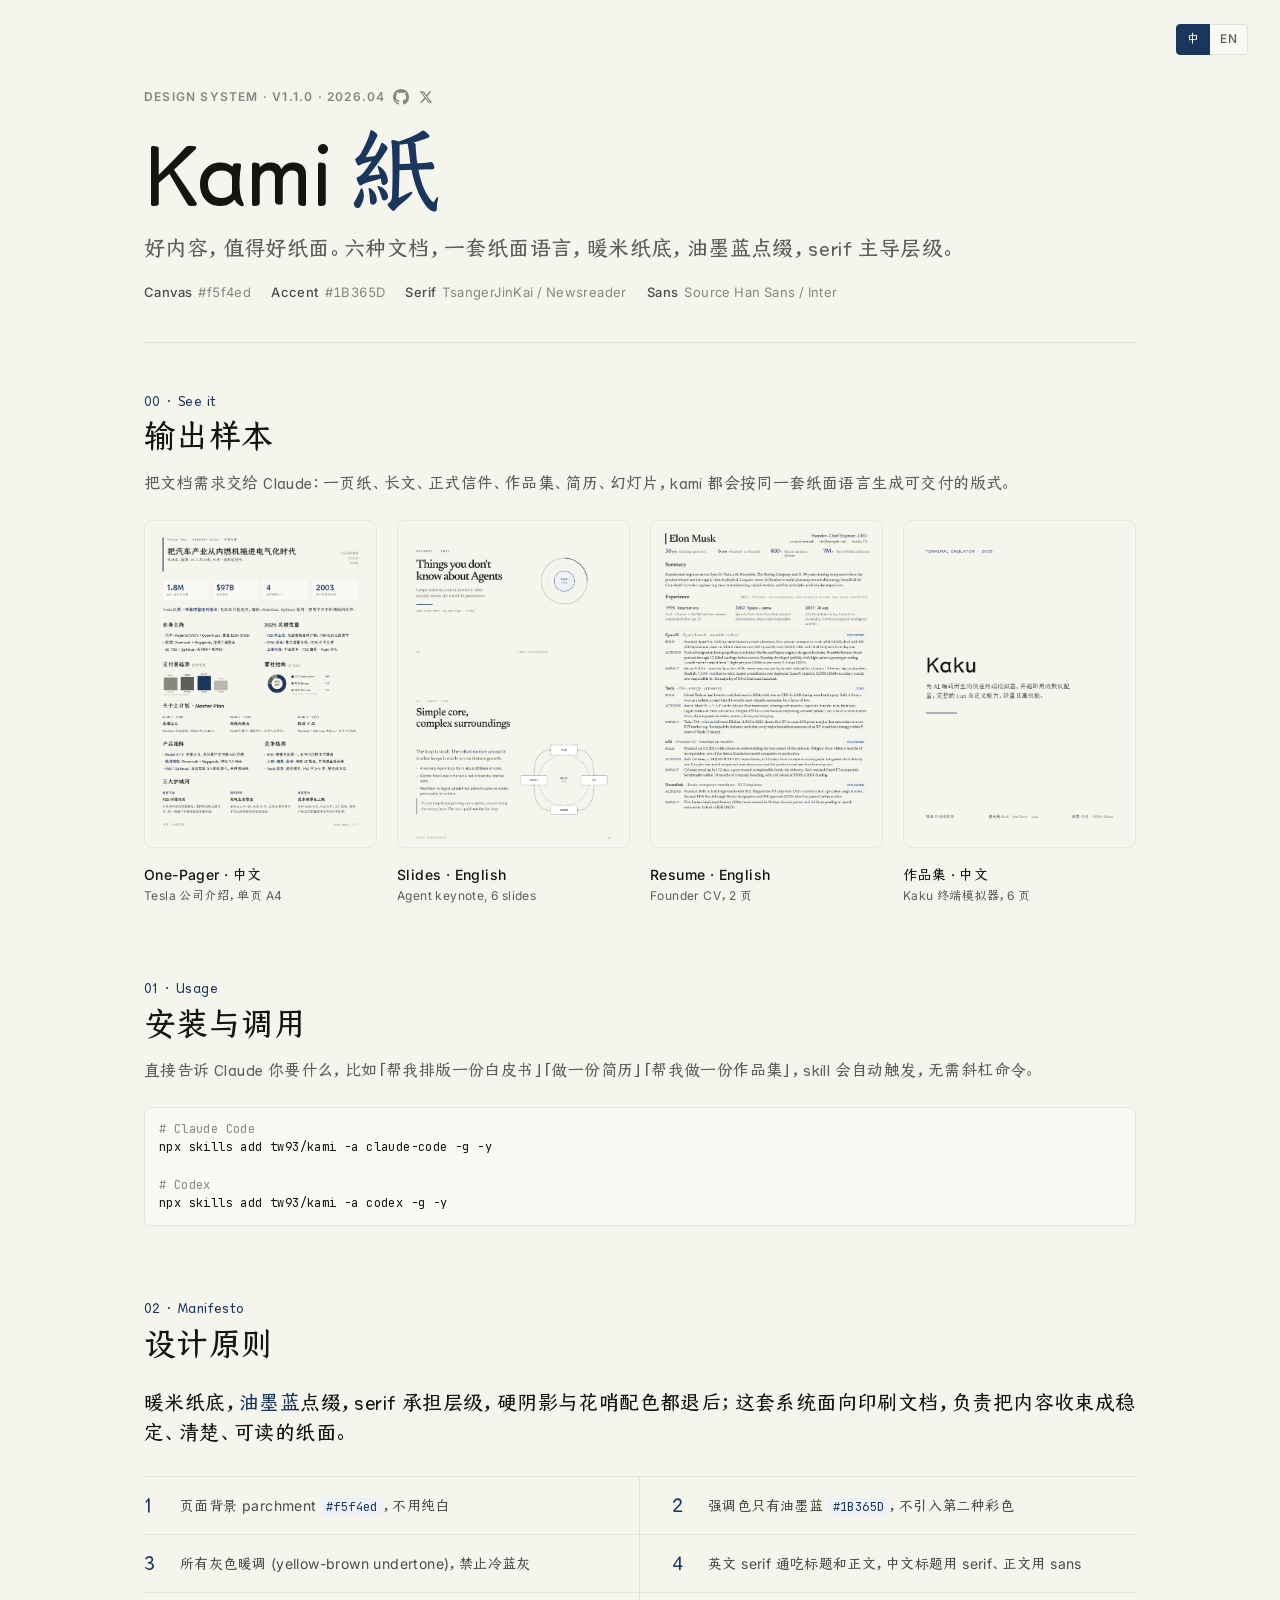
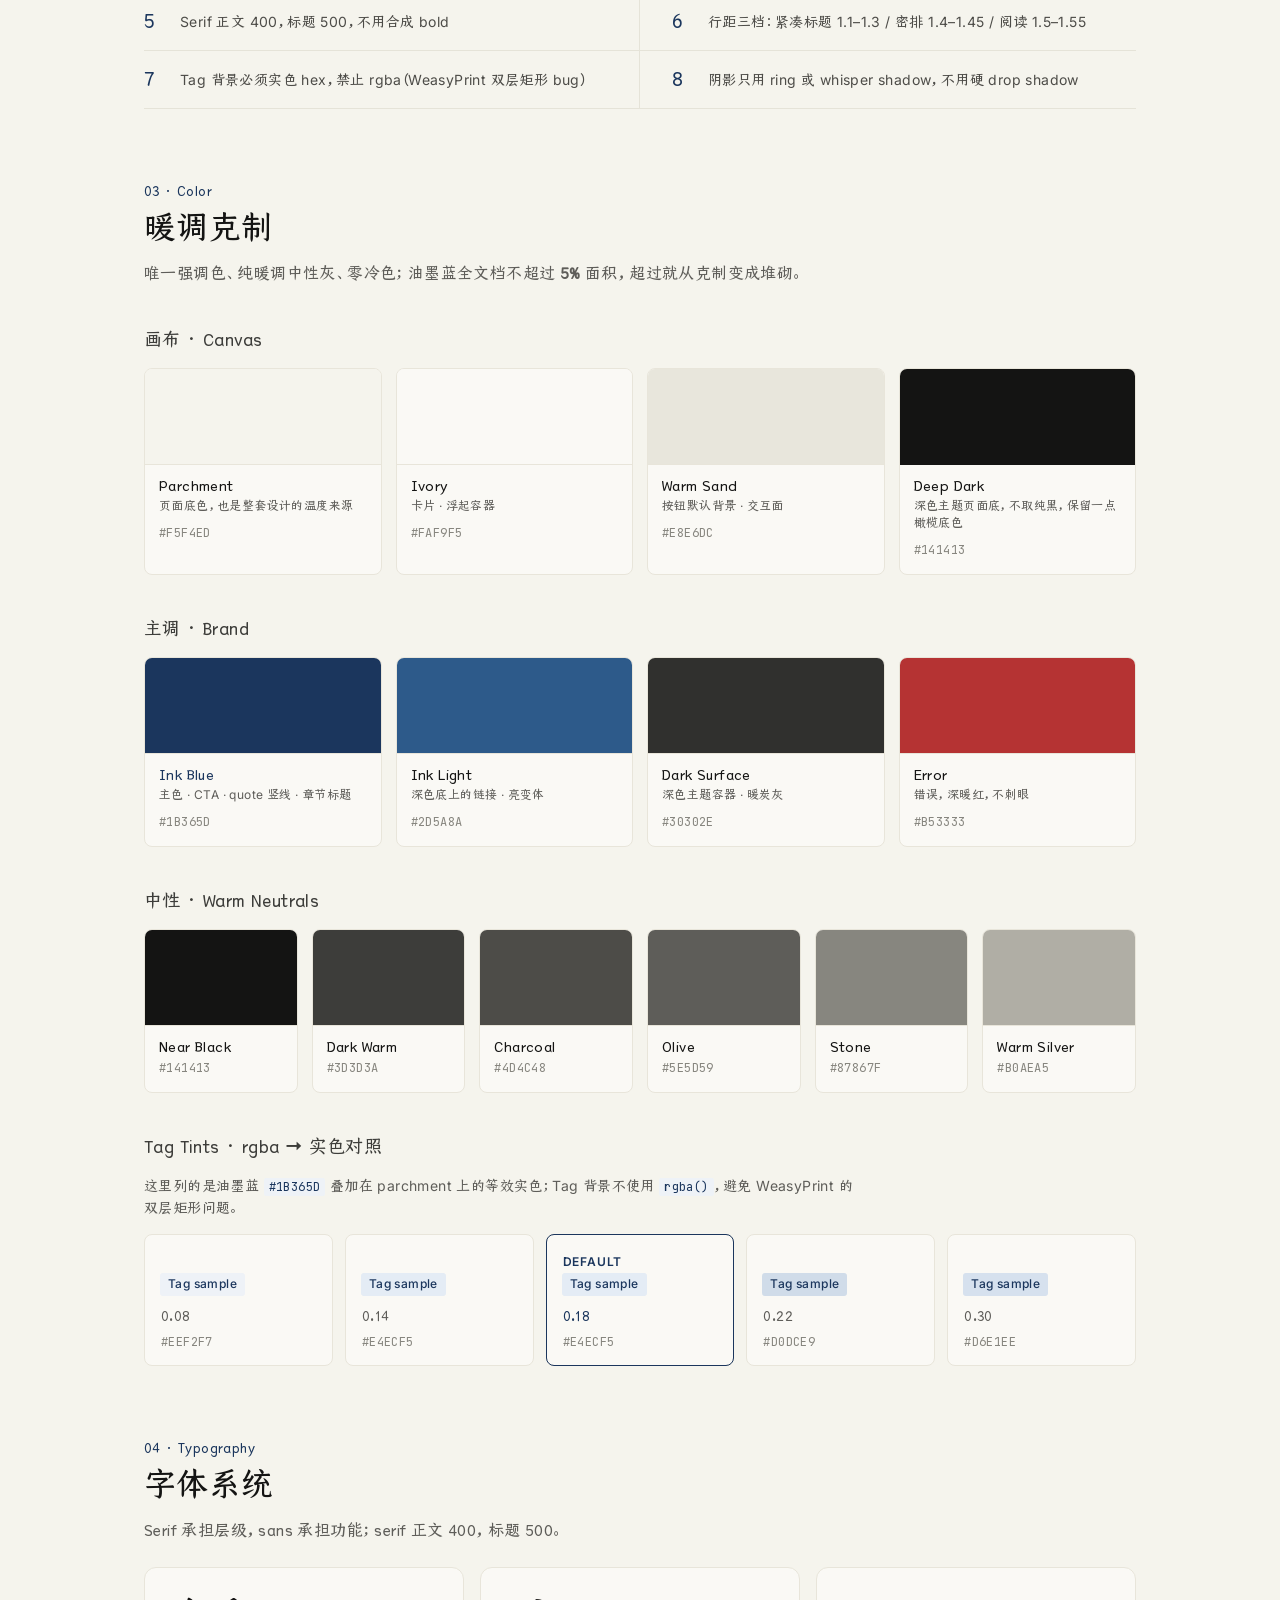
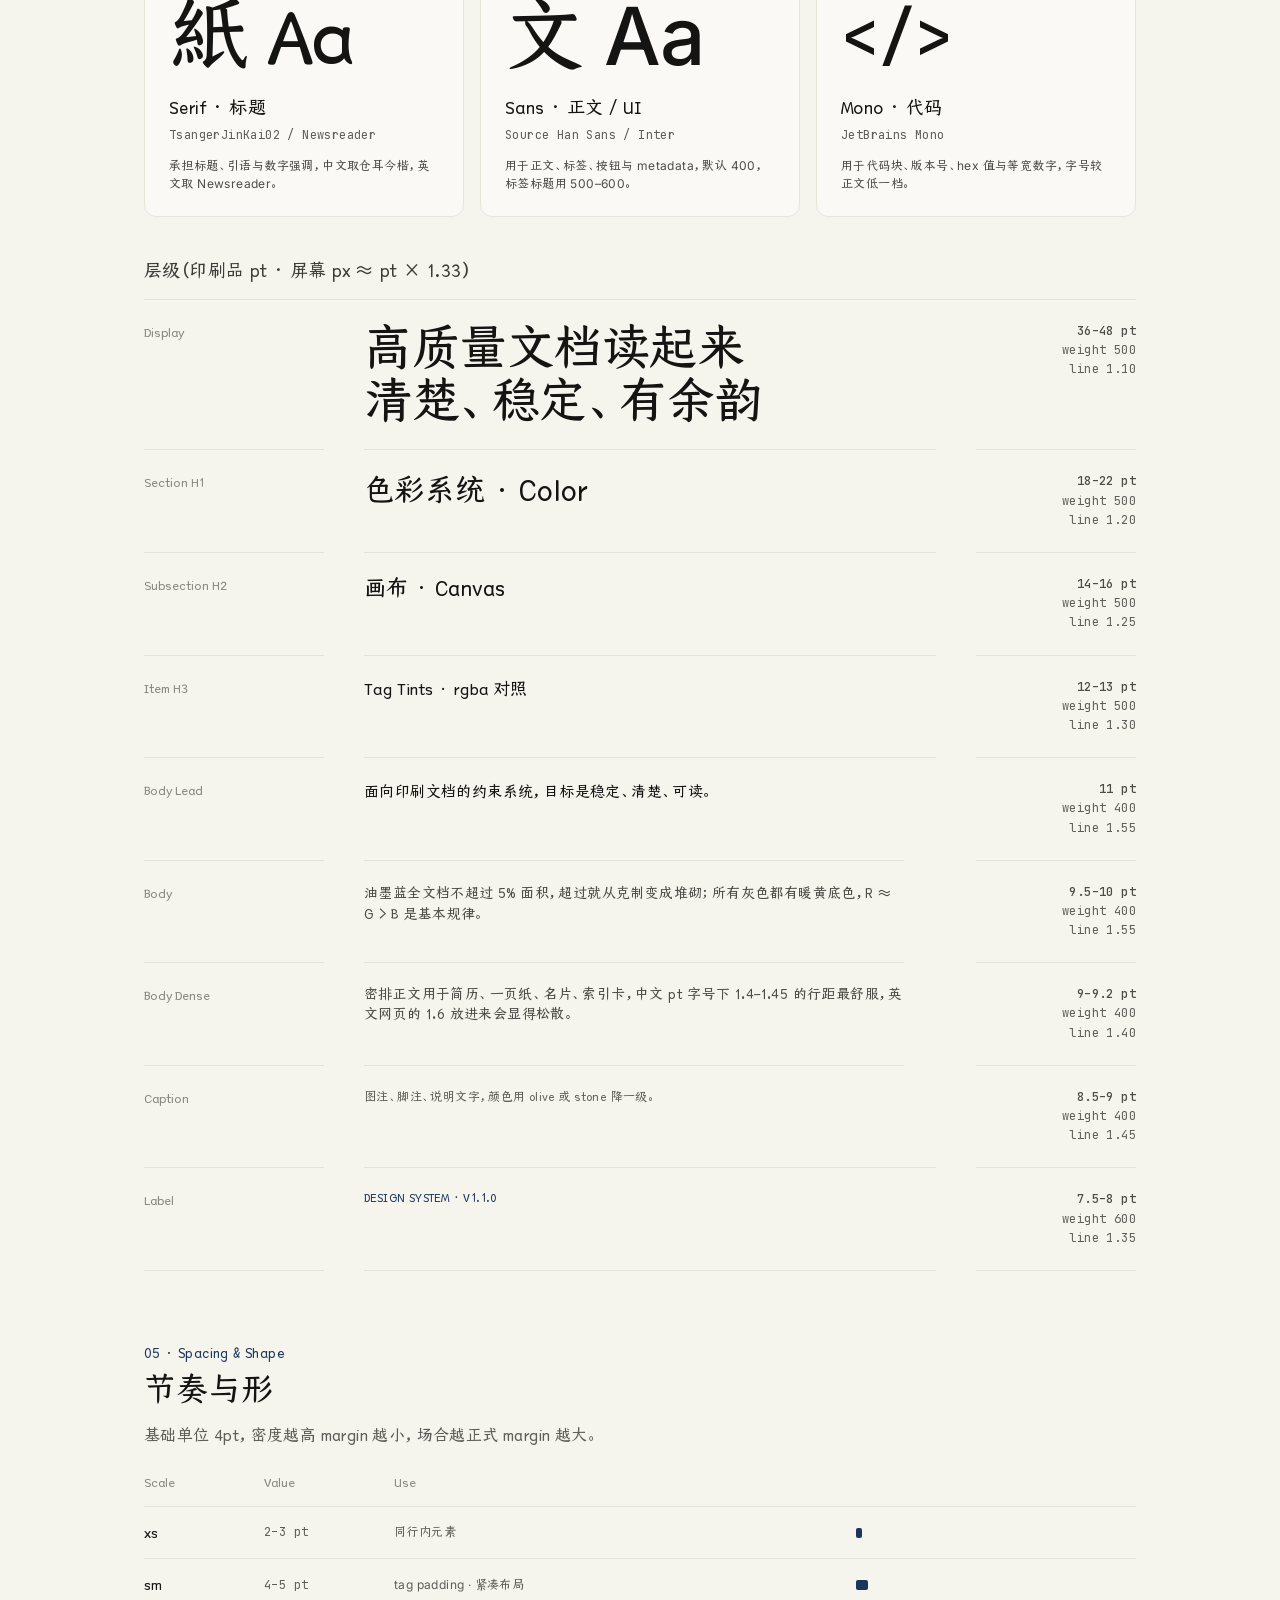
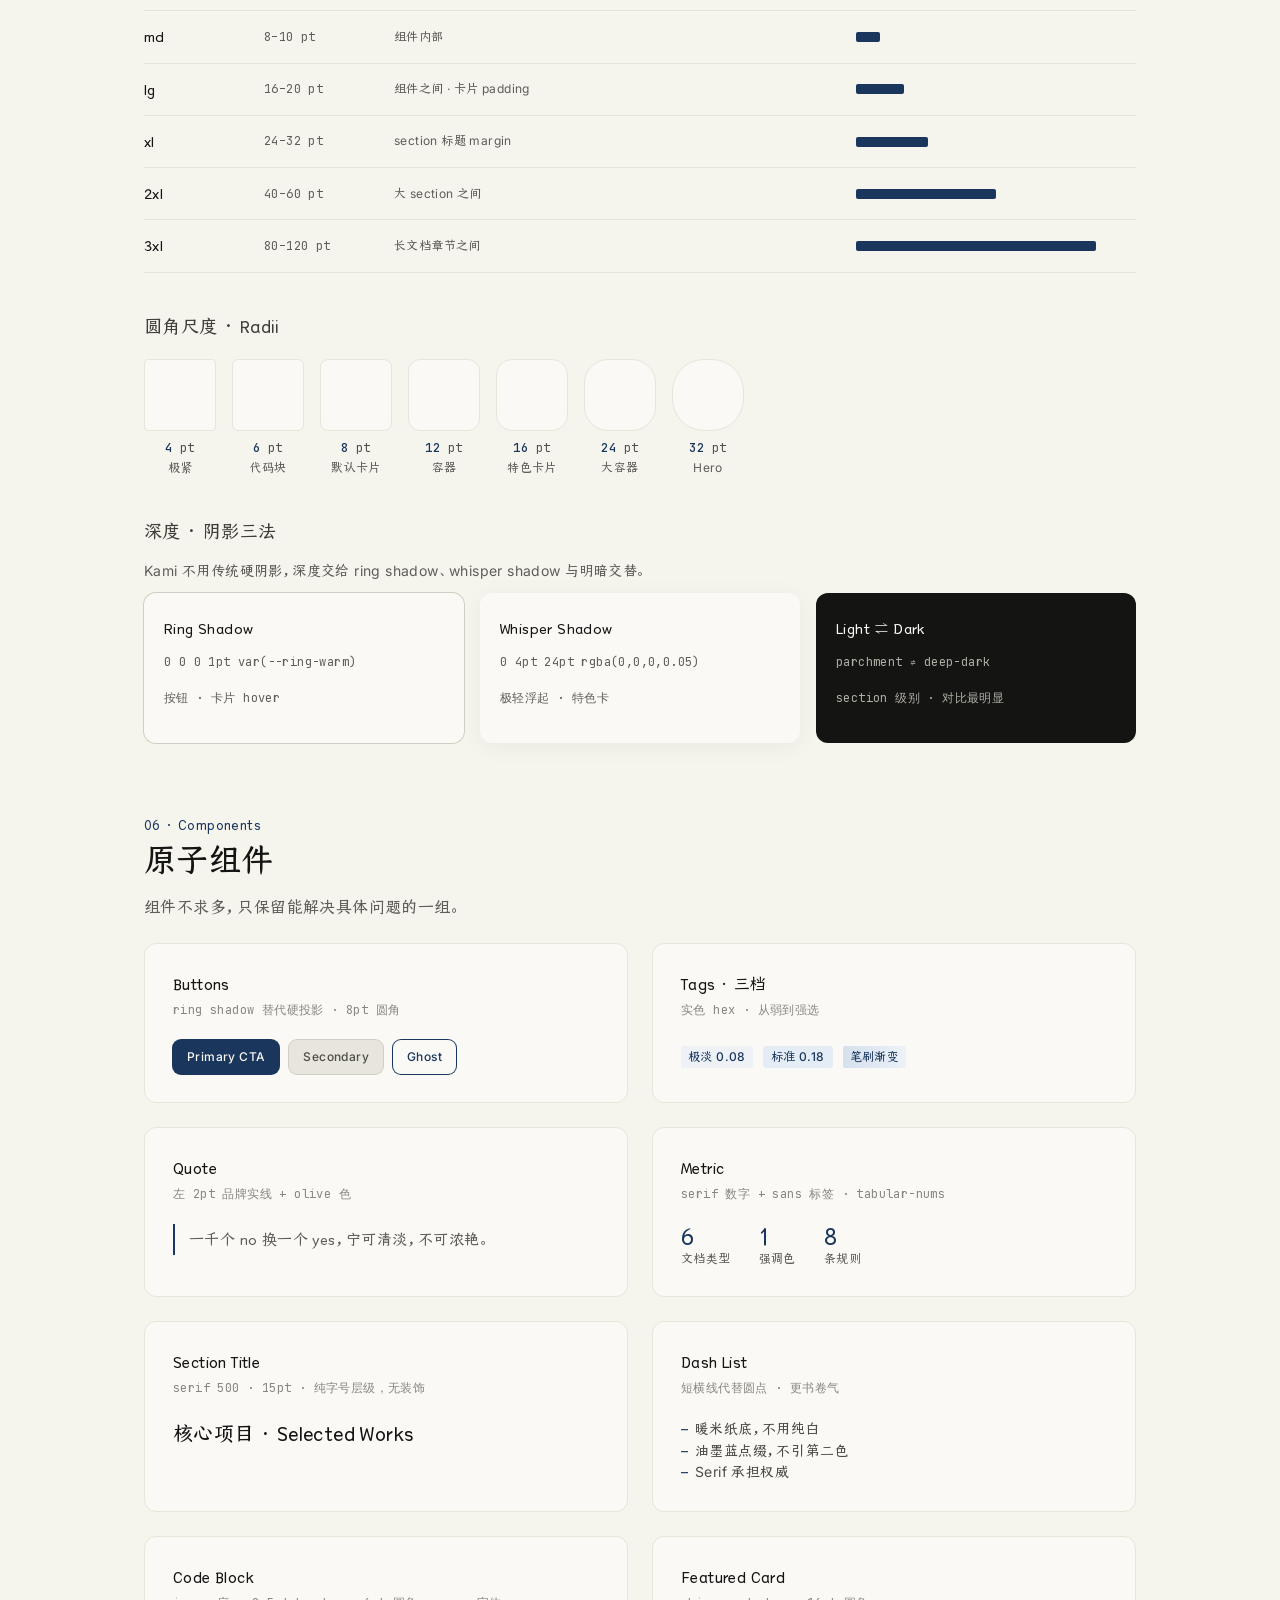
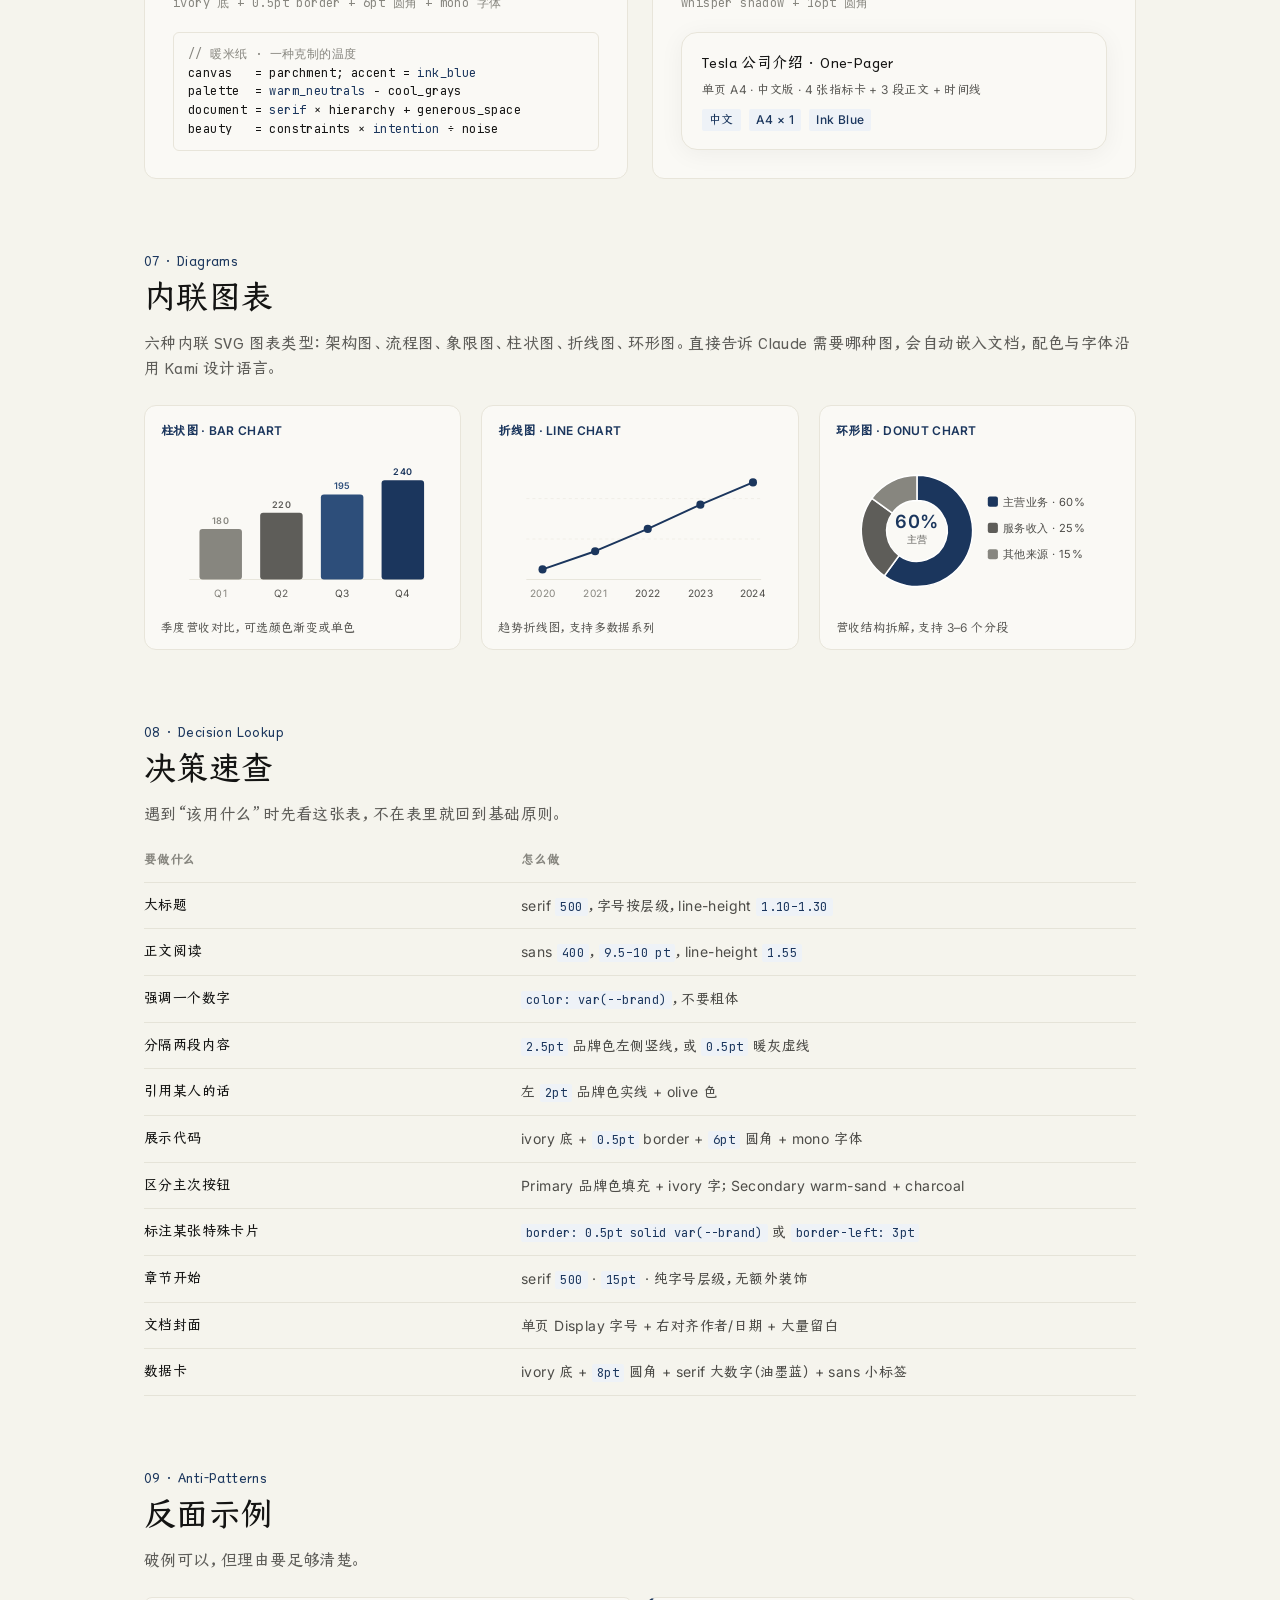
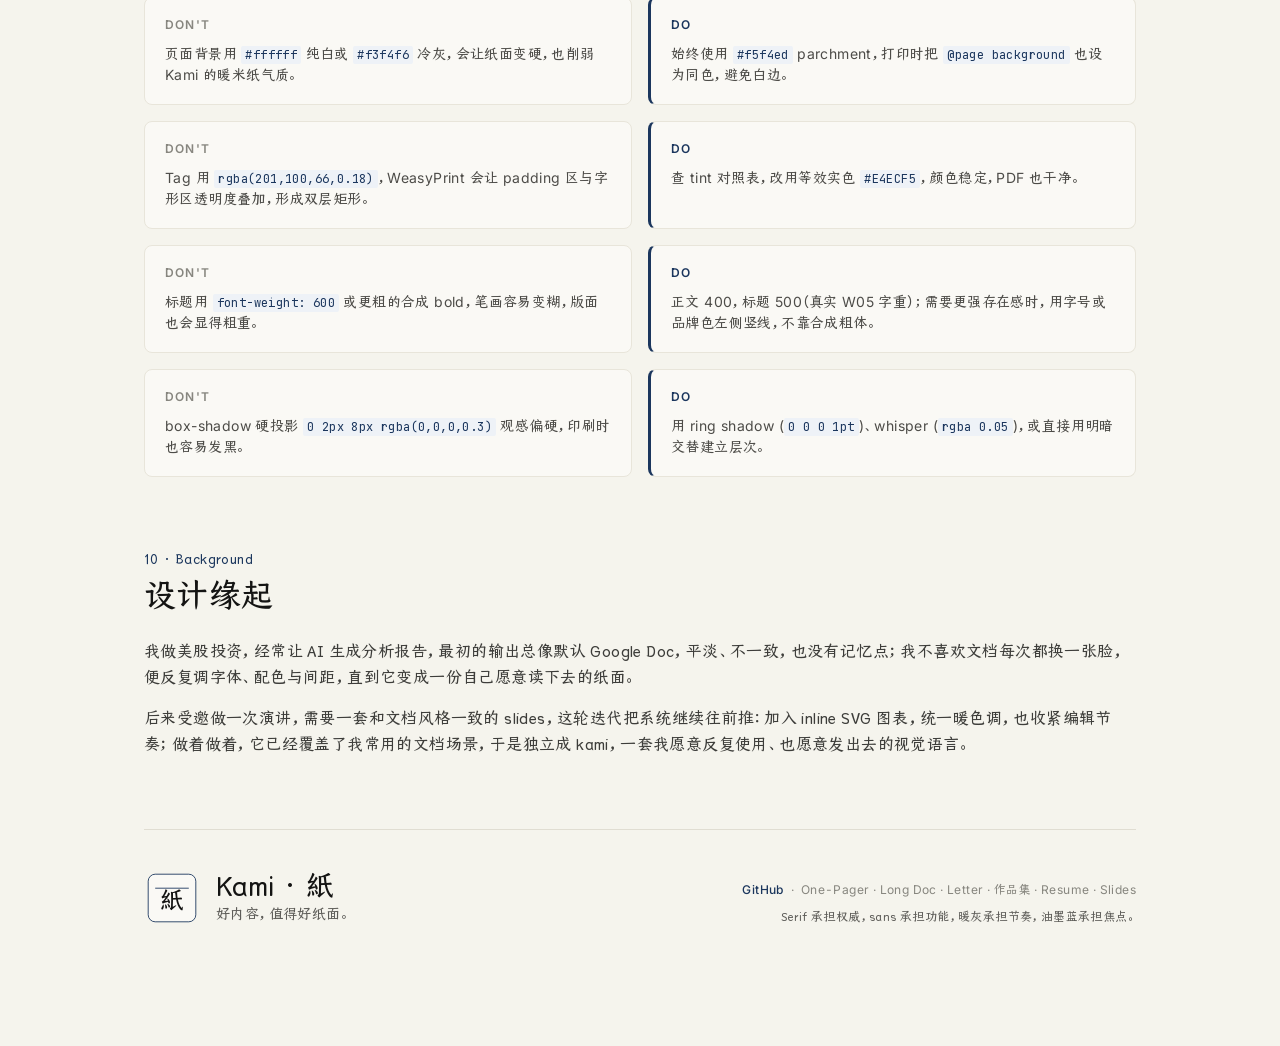
<file: .config/shared/pi/agent/skills/kami/index.html>
<!doctype html>
<html lang="zh-CN">
<head>
  <meta charset="utf-8">
  <title>Kami · Design System</title>
  <meta name="viewport" content="width=device-width, initial-scale=1">
  <meta name="description" content="Kami 紙：温暖纸质感的专业文档排版系统，以单一强调色、serif 层级与编辑级留白，收束成稳定的纸面。">
  <link rel="icon" href="https://gw.alipayobjects.com/zos/k/vl/logo.svg" type="image/svg+xml">
  <link rel="stylesheet" href="./styles.css">
</head>
<body>
<nav class="lang-switch"><a href="./index.html" class="active">中</a><a href="./index-en.html">EN</a></nav>
<main class="page">

  <!-- ============ HERO ============ -->
  <header class="hero">
    <div class="eyebrow">
      <span>Design System · v1.1.0<span class="eyebrow-date"> · 2026.04</span></span>
      <span class="hero-links">
        <a href="https://github.com/tw93/kami" target="_blank" rel="noopener" aria-label="GitHub">
          <svg width="16" height="16" viewBox="0 0 16 16" fill="currentColor">
            <path d="M8 0C3.58 0 0 3.58 0 8c0 3.54 2.29 6.53 5.47 7.59.4.07.55-.17.55-.38 0-.19-.01-.82-.01-1.49-2.01.37-2.53-.49-2.69-.94-.09-.23-.48-.94-.82-1.13-.28-.15-.68-.52-.01-.53.63-.01 1.08.58 1.23.82.72 1.21 1.87.87 2.33.66.07-.52.28-.87.51-1.07-1.78-.2-3.64-.89-3.64-3.95 0-.87.31-1.59.82-2.15-.08-.2-.36-1.02.08-2.12 0 0 .67-.21 2.2.82.64-.18 1.32-.27 2-.27.68 0 1.36.09 2 .27 1.53-1.04 2.2-.82 2.2-.82.44 1.1.16 1.92.08 2.12.51.56.82 1.27.82 2.15 0 3.07-1.87 3.75-3.65 3.95.29.25.54.73.54 1.48 0 1.07-.01 1.93-.01 2.2 0 .21.15.46.55.38A8.01 8.01 0 0016 8c0-4.42-3.58-8-8-8z"/>
          </svg>
        </a>
        <a href="https://x.com/HiTw93" target="_blank" rel="noopener" aria-label="X">
          <svg width="14" height="14" viewBox="0 0 24 24" fill="currentColor">
            <path d="M18.244 2.25h3.308l-7.227 8.26 8.502 11.24H16.17l-5.214-6.817L4.99 21.75H1.68l7.73-8.835L1.254 2.25H8.08l4.713 6.231zm-1.161 17.52h1.833L7.084 4.126H5.117z"/>
          </svg>
        </a>
      </span>
    </div>
    <h1>Kami<span class="cn">紙</span></h1>
    <p class="tagline">好内容，值得好纸面。六种文档，一套纸面语言，暖米纸底，油墨蓝点缀，serif 主导层级。</p>
    <div class="hero-tokens">
      <span><b>Canvas</b>#f5f4ed</span>
      <span><b>Accent</b>#1B365D</span>
      <span><b>Serif</b>TsangerJinKai / Newsreader</span>
      <span><b>Sans</b>Source Han Sans / Inter</span>
    </div>
  </header>

  <!-- ============ 00 DEMOS ============ -->
  <section>
    <div class="section-head">
      <p class="section-num">00 · See it</p>
      <h2 class="section-title">输出样本</h2>
      <p class="section-lede">把文档需求交给 Claude：一页纸、长文、正式信件、作品集、简历、幻灯片，kami 都会按同一套纸面语言生成可交付的版式。</p>
    </div>
    <div class="demo-grid">
      <div class="demo-card">
        <a href="assets/demos/demo-tesla.pdf" target="_blank"><img src="assets/demos/demo-tesla.png" alt="Tesla 公司介绍"></a>
        <p class="demo-title">One-Pager · 中文</p>
        <p class="demo-desc">Tesla 公司介绍，单页 A4</p>
      </div>
      <div class="demo-card">
        <a href="assets/demos/demo-agent-slides.pdf" target="_blank"><img src="assets/demos/demo-agent-slides.png" alt="Agent slides"></a>
        <p class="demo-title">Slides · English</p>
        <p class="demo-desc">Agent keynote, 6 slides</p>
      </div>
      <div class="demo-card">
        <a href="assets/demos/demo-musk-resume.pdf" target="_blank"><img src="assets/demos/demo-musk-resume.png" alt="Musk resume"></a>
        <p class="demo-title">Resume · English</p>
        <p class="demo-desc">Founder CV，2 页</p>
      </div>
      <div class="demo-card">
        <a href="assets/demos/demo-kaku.pdf" target="_blank"><img src="assets/demos/demo-kaku.png" alt="Kaku 作品集"></a>
        <p class="demo-title">作品集 · 中文</p>
        <p class="demo-desc">Kaku 终端模拟器，6 页</p>
      </div>
    </div>
  </section>

  <!-- ============ 01 INSTALL ============ -->
  <section>
    <div class="section-head">
      <p class="section-num">01 · Usage</p>
      <h2 class="section-title">安装与调用</h2>
      <p class="section-lede">直接告诉 Claude 你要什么，比如「帮我排版一份白皮书」「做一份简历」「帮我做一份作品集」，skill 会自动触发，无需斜杠命令。</p>
    </div>
<pre class="code"><span class="c"># Claude Code</span>
npx skills add tw93/kami -a claude-code -g -y

<span class="c"># Codex</span>
npx skills add tw93/kami -a codex -g -y</pre>
  </section>

  <!-- ============ 02 MANIFESTO ============ -->
  <section>
    <div class="section-head">
      <p class="section-num">02 · Manifesto</p>
      <h2 class="section-title">设计原则</h2>
    </div>
    <p class="manifesto">暖米纸底，<em>油墨蓝</em>点缀，serif 承担层级，硬阴影与花哨配色都退后；这套系统面向印刷文档，负责把内容收束成稳定、清楚、可读的纸面。</p>
    <ol class="rules">
      <li><span class="n">1</span><p>页面背景 parchment <code>#f5f4ed</code>，不用纯白</p></li>
      <li><span class="n">2</span><p>强调色只有油墨蓝 <code>#1B365D</code>，不引入第二种彩色</p></li>
      <li><span class="n">3</span><p>所有灰色暖调 (yellow-brown undertone)，禁止冷蓝灰</p></li>
      <li><span class="n">4</span><p>英文 serif 通吃标题和正文，中文标题用 serif、正文用 sans</p></li>
      <li><span class="n">5</span><p>Serif 正文 400，标题 500，不用合成 bold</p></li>
      <li><span class="n">6</span><p>行距三档：紧凑标题 1.1–1.3 / 密排 1.4–1.45 / 阅读 1.5–1.55</p></li>
      <li><span class="n">7</span><p>Tag 背景必须实色 hex，禁止 rgba（WeasyPrint 双层矩形 bug）</p></li>
      <li><span class="n">8</span><p>阴影只用 ring 或 whisper shadow，不用硬 drop shadow</p></li>
    </ol>
  </section>

  <!-- ============ 01 COLOR ============ -->
  <section>
    <div class="section-head">
      <p class="section-num">03 · Color</p>
      <h2 class="section-title">暖调克制</h2>
      <p class="section-lede">唯一强调色、纯暖调中性灰、零冷色；油墨蓝全文档不超过 <b>5%</b> 面积，超过就从克制变成堆砌。</p>
    </div>

    <h3 class="subhead">画布 · Canvas</h3>
    <div class="swatches">
      <div class="swatch"><div class="chip" style="background:#f5f4ed"></div><div class="info"><p class="name">Parchment</p><p class="role">页面底色，也是整套设计的温度来源</p><span class="hex">#F5F4ED</span></div></div>
      <div class="swatch"><div class="chip" style="background:#faf9f5"></div><div class="info"><p class="name">Ivory</p><p class="role">卡片 · 浮起容器</p><span class="hex">#FAF9F5</span></div></div>
      <div class="swatch"><div class="chip" style="background:#e8e6dc"></div><div class="info"><p class="name">Warm Sand</p><p class="role">按钮默认背景 · 交互面</p><span class="hex">#E8E6DC</span></div></div>
      <div class="swatch dark"><div class="chip" style="background:#141413"></div><div class="info"><p class="name" style="color:var(--deep-dark)">Deep Dark</p><p class="role">深色主题页面底，不取纯黑，保留一点橄榄底色</p><span class="hex">#141413</span></div></div>
    </div>

    <h3 class="subhead">主调 · Brand</h3>
    <div class="swatches">
      <div class="swatch brand"><div class="chip" style="background:#1B365D"></div><div class="info"><p class="name">Ink Blue</p><p class="role">主色 · CTA · quote 竖线 · 章节标题</p><span class="hex">#1B365D</span></div></div>
      <div class="swatch"><div class="chip" style="background:#2D5A8A"></div><div class="info"><p class="name">Ink Light</p><p class="role">深色底上的链接 · 亮变体</p><span class="hex">#2D5A8A</span></div></div>
      <div class="swatch"><div class="chip" style="background:#30302e"></div><div class="info"><p class="name" style="color:var(--deep-dark)">Dark Surface</p><p class="role">深色主题容器 · 暖炭灰</p><span class="hex">#30302E</span></div></div>
      <div class="swatch"><div class="chip" style="background:#b53333"></div><div class="info"><p class="name">Error</p><p class="role">错误，深暖红，不刺眼</p><span class="hex">#B53333</span></div></div>
    </div>

    <h3 class="subhead">中性 · Warm Neutrals</h3>
    <div class="swatches" style="grid-template-columns: repeat(6, 1fr);">
      <div class="swatch"><div class="chip" style="background:#141413"></div><div class="info"><p class="name">Near Black</p><span class="hex">#141413</span></div></div>
      <div class="swatch"><div class="chip" style="background:#3d3d3a"></div><div class="info"><p class="name">Dark Warm</p><span class="hex">#3D3D3A</span></div></div>
      <div class="swatch"><div class="chip" style="background:#4d4c48"></div><div class="info"><p class="name">Charcoal</p><span class="hex">#4D4C48</span></div></div>
      <div class="swatch"><div class="chip" style="background:#5e5d59"></div><div class="info"><p class="name">Olive</p><span class="hex">#5E5D59</span></div></div>
      <div class="swatch"><div class="chip" style="background:#87867f"></div><div class="info"><p class="name">Stone</p><span class="hex">#87867F</span></div></div>
      <div class="swatch"><div class="chip" style="background:#b0aea5"></div><div class="info"><p class="name">Warm Silver</p><span class="hex">#B0AEA5</span></div></div>
    </div>

    <h3 class="subhead">Tag Tints · rgba → 实色对照</h3>
    <p style="font-size:14px; color: var(--olive); max-width: 720px; margin: 0 0 16px; line-height: 1.55;">这里列的是油墨蓝 <code style="font-family:var(--mono);font-size:12px;background:#EEF2F7;color:var(--brand);padding:1px 5px;border-radius:2px">#1B365D</code> 叠加在 parchment 上的等效实色；Tag 背景不使用 <code style="font-family:var(--mono);font-size:12px;background:#EEF2F7;color:var(--brand);padding:1px 5px;border-radius:2px">rgba()</code>，避免 WeasyPrint 的双层矩形问题。</p>
    <div class="tint-strip">
      <div class="tint"><span class="flag">&nbsp;</span><span class="sample" style="background:#EEF2F7">Tag sample</span><p class="opacity">0.08</p><span class="hex">#EEF2F7</span></div>
      <div class="tint"><span class="flag">&nbsp;</span><span class="sample" style="background:#E4ECF5">Tag sample</span><p class="opacity">0.14</p><span class="hex">#E4ECF5</span></div>
      <div class="tint default"><span class="flag">Default</span><span class="sample" style="background:#E4ECF5">Tag sample</span><p class="opacity">0.18</p><span class="hex">#E4ECF5</span></div>
      <div class="tint"><span class="flag">&nbsp;</span><span class="sample" style="background:#D0DCE9">Tag sample</span><p class="opacity">0.22</p><span class="hex">#D0DCE9</span></div>
      <div class="tint"><span class="flag">&nbsp;</span><span class="sample" style="background:#D6E1EE">Tag sample</span><p class="opacity">0.30</p><span class="hex">#D6E1EE</span></div>
    </div>
  </section>

  <!-- ============ 02 TYPE ============ -->
  <section>
    <div class="section-head">
      <p class="section-num">04 · Typography</p>
      <h2 class="section-title">字体系统</h2>
      <p class="section-lede">Serif 承担层级，sans 承担功能；serif 正文 400，标题 500。</p>
    </div>

    <div class="family-grid">
      <div class="family serif">
        <p class="glyph">紙 Aa</p>
        <p class="role">Serif · 标题</p>
        <p class="name">TsangerJinKai02 / Newsreader</p>
        <p class="use">承担标题、引语与数字强调，中文取仓耳今楷，英文取 Newsreader。</p>
      </div>
      <div class="family sans">
        <p class="glyph">文 Aa</p>
        <p class="role">Sans · 正文 / UI</p>
        <p class="name">Source Han Sans / Inter</p>
        <p class="use">用于正文、标签、按钮与 metadata，默认 400，标签标题用 500–600。</p>
      </div>
      <div class="family mono">
        <p class="glyph">&lt;/&gt;</p>
        <p class="role">Mono · 代码</p>
        <p class="name">JetBrains Mono</p>
        <p class="use">用于代码块、版本号、hex 值与等宽数字，字号较正文低一档。</p>
      </div>
    </div>

    <h3 class="subhead">层级（印刷品 pt · 屏幕 px ≈ pt × 1.33）</h3>
    <div class="type-grid">

      <div class="type-row">
        <div class="type-label">Display</div>
        <div class="type-sample display">高质量文档读起来<br>清楚、稳定、有余韵</div>
        <div class="type-specs"><b>36–48 pt</b><br>weight 500<br>line 1.10</div>
      </div>
      <div class="type-row">
        <div class="type-label">Section H1</div>
        <div class="type-sample h1">色彩系统 · Color</div>
        <div class="type-specs"><b>18–22 pt</b><br>weight 500<br>line 1.20</div>
      </div>
      <div class="type-row">
        <div class="type-label">Subsection H2</div>
        <div class="type-sample h2">画布 · Canvas</div>
        <div class="type-specs"><b>14–16 pt</b><br>weight 500<br>line 1.25</div>
      </div>
      <div class="type-row">
        <div class="type-label">Item H3</div>
        <div class="type-sample h3">Tag Tints · rgba 对照</div>
        <div class="type-specs"><b>12–13 pt</b><br>weight 500<br>line 1.30</div>
      </div>
      <div class="type-row">
        <div class="type-label">Body Lead</div>
        <div class="type-sample lede">面向印刷文档的约束系统，目标是稳定、清楚、可读。</div>
        <div class="type-specs"><b>11 pt</b><br>weight 400<br>line 1.55</div>
      </div>
      <div class="type-row">
        <div class="type-label">Body</div>
        <div class="type-sample body">油墨蓝全文档不超过 5% 面积，超过就从克制变成堆砌；所有灰色都有暖黄底色，R ≈ G > B 是基本规律。</div>
        <div class="type-specs"><b>9.5–10 pt</b><br>weight 400<br>line 1.55</div>
      </div>
      <div class="type-row">
        <div class="type-label">Body Dense</div>
        <div class="type-sample dense">密排正文用于简历、一页纸、名片、索引卡，中文 pt 字号下 1.4–1.45 的行距最舒服，英文网页的 1.6 放进来会显得松散。</div>
        <div class="type-specs"><b>9–9.2 pt</b><br>weight 400<br>line 1.40</div>
      </div>
      <div class="type-row">
        <div class="type-label">Caption</div>
        <div class="type-sample caption">图注、脚注、说明文字，颜色用 olive 或 stone 降一级。</div>
        <div class="type-specs"><b>8.5–9 pt</b><br>weight 400<br>line 1.45</div>
      </div>
      <div class="type-row">
        <div class="type-label">Label</div>
        <div class="type-sample label">Design System · v1.1.0</div>
        <div class="type-specs"><b>7.5–8 pt</b><br>weight 600<br>line 1.35</div>
      </div>

    </div>
  </section>

  <!-- ============ 03 SPACING ============ -->
  <section>
    <div class="section-head">
      <p class="section-num">05 · Spacing &amp; Shape</p>
      <h2 class="section-title">节奏与形</h2>
      <p class="section-lede">基础单位 4pt，密度越高 margin 越小，场合越正式 margin 越大。</p>
    </div>

    <table class="space-table">
      <tr>
        <th>Scale</th><th>Value</th><th>Use</th><th></th>
      </tr>
      <tr><td class="name">xs</td><td class="val">2–3 pt</td><td class="use">同行内元素</td><td class="bar"><span style="width:6px"></span></td></tr>
      <tr><td class="name">sm</td><td class="val">4–5 pt</td><td class="use">tag padding · 紧凑布局</td><td class="bar"><span style="width:12px"></span></td></tr>
      <tr><td class="name">md</td><td class="val">8–10 pt</td><td class="use">组件内部</td><td class="bar"><span style="width:24px"></span></td></tr>
      <tr><td class="name">lg</td><td class="val">16–20 pt</td><td class="use">组件之间 · 卡片 padding</td><td class="bar"><span style="width:48px"></span></td></tr>
      <tr><td class="name">xl</td><td class="val">24–32 pt</td><td class="use">section 标题 margin</td><td class="bar"><span style="width:72px"></span></td></tr>
      <tr><td class="name">2xl</td><td class="val">40–60 pt</td><td class="use">大 section 之间</td><td class="bar"><span style="width:140px"></span></td></tr>
      <tr><td class="name">3xl</td><td class="val">80–120 pt</td><td class="use">长文档章节之间</td><td class="bar"><span style="width:240px"></span></td></tr>
    </table>

    <h3 class="subhead">圆角尺度 · Radii</h3>
    <div class="radii">
      <div class="radius"><div class="box" style="border-radius:4px"></div><div class="r"><b>4</b> pt</div><div class="label">极紧</div></div>
      <div class="radius"><div class="box" style="border-radius:6px"></div><div class="r"><b>6</b> pt</div><div class="label">代码块</div></div>
      <div class="radius"><div class="box" style="border-radius:8px"></div><div class="r"><b>8</b> pt</div><div class="label">默认卡片</div></div>
      <div class="radius"><div class="box" style="border-radius:12px"></div><div class="r"><b>12</b> pt</div><div class="label">容器</div></div>
      <div class="radius"><div class="box" style="border-radius:16px"></div><div class="r"><b>16</b> pt</div><div class="label">特色卡片</div></div>
      <div class="radius"><div class="box" style="border-radius:24px"></div><div class="r"><b>24</b> pt</div><div class="label">大容器</div></div>
      <div class="radius"><div class="box" style="border-radius:32px"></div><div class="r"><b>32</b> pt</div><div class="label">Hero</div></div>
    </div>

    <h3 class="subhead">深度 · 阴影三法</h3>
    <p style="font-size:14px; color: var(--olive); max-width: 720px; margin: 0 0 12px; line-height: 1.55;">Kami 不用传统硬阴影，深度交给 ring shadow、whisper shadow 与明暗交替。</p>
    <div class="shadow-row">
      <div class="shadow-demo sd-ring">
        <p class="t">Ring Shadow</p>
        <p class="s">0 0 0 1pt var(--ring-warm)<br>&nbsp;<br>按钮 · 卡片 hover</p>
      </div>
      <div class="shadow-demo sd-whisper">
        <p class="t">Whisper Shadow</p>
        <p class="s">0 4pt 24pt rgba(0,0,0,0.05)<br>&nbsp;<br>极轻浮起 · 特色卡</p>
      </div>
      <div class="shadow-demo sd-alt">
        <p class="t">Light ⇌ Dark</p>
        <p class="s">parchment ⇌ deep-dark<br>&nbsp;<br>section 级别 · 对比最明显</p>
      </div>
    </div>
  </section>

  <!-- ============ 04 COMPONENTS ============ -->
  <section>
    <div class="section-head">
      <p class="section-num">06 · Components</p>
      <h2 class="section-title">原子组件</h2>
      <p class="section-lede">组件不求多，只保留能解决具体问题的一组。</p>
    </div>

    <div class="comp-grid">

      <div class="comp">
        <h4>Buttons</h4>
        <p class="hint">ring shadow 替代硬投影 · 8pt 圆角</p>
        <div class="demo" style="display:flex; gap:10px; flex-wrap:wrap;">
          <span class="btn btn-primary">Primary CTA</span>
          <span class="btn btn-secondary">Secondary</span>
          <span class="btn btn-ghost">Ghost</span>
        </div>
      </div>

      <div class="comp">
        <h4>Tags · 三档</h4>
        <p class="hint">实色 hex · 从弱到强选</p>
        <div class="demo" style="display:flex; gap:10px; flex-wrap:wrap; align-items:center;">
          <span class="tag calm">极淡 0.08</span>
          <span class="tag standard">标准 0.18</span>
          <span class="tag brush">笔刷渐变</span>
        </div>
      </div>

      <div class="comp">
        <h4>Quote</h4>
        <p class="hint">左 2pt 品牌实线 + olive 色</p>
        <blockquote class="quote">一千个 no 换一个 yes，宁可清淡，不可浓艳。</blockquote>
      </div>

      <div class="comp">
        <h4>Metric</h4>
        <p class="hint">serif 数字 + sans 标签 · tabular-nums</p>
        <div class="metrics demo">
          <div class="metric"><span class="metric-value">6</span><span class="metric-label">文档类型</span></div>
          <div class="metric"><span class="metric-value">1</span><span class="metric-label">强调色</span></div>
          <div class="metric"><span class="metric-value">8</span><span class="metric-label">条规则</span></div>
        </div>
      </div>

      <div class="comp">
        <h4>Section Title</h4>
        <p class="hint">serif 500 · 15pt · 纯字号层级，无装饰</p>
        <div class="demo">
          <span class="sample-section-title">核心项目 · Selected Works</span>
        </div>
      </div>

      <div class="comp">
        <h4>Dash List</h4>
        <p class="hint">短横线代替圆点 · 更书卷气</p>
        <ul class="dash demo">
          <li>暖米纸底，不用纯白</li>
          <li>油墨蓝点缀，不引第二色</li>
          <li>Serif 承担权威</li>
        </ul>
      </div>

      <div class="comp">
        <h4>Code Block</h4>
        <p class="hint">ivory 底 + 0.5pt border + 6pt 圆角 + mono 字体</p>
<pre class="code"><span class="c">// 暖米纸 · 一种克制的温度</span>
canvas   = parchment; accent = <span class="k">ink_blue</span>
palette  = <span class="k">warm_neutrals</span> − cool_grays
document = <span class="k">serif</span> × hierarchy + generous_space
beauty   = constraints × <span class="k">intention</span> ÷ noise</pre>
      </div>

      <div class="comp">
        <h4>Featured Card</h4>
        <p class="hint">whisper shadow + 16pt 圆角</p>
        <div class="demo" style="background:var(--ivory); border-radius:16px; padding:18px 20px; box-shadow: 0 4px 24px rgba(0,0,0,0.05); border: 1px solid var(--border-cream);">
          <p style="font-family:var(--serif); font-weight:500; font-size:15px; margin:0 0 6px; color:var(--near-black);">Tesla 公司介绍 · One-Pager</p>
          <p style="font-size:12px; color:var(--olive); margin:0 0 10px; line-height:1.5;">单页 A4 · 中文版 · 4 张指标卡 + 3 段正文 + 时间线</p>
          <div style="display:flex; gap:8px; flex-wrap:wrap;">
            <span class="tag calm">中文</span>
            <span class="tag calm">A4 × 1</span>
            <span class="tag calm">Ink Blue</span>
          </div>
        </div>
      </div>

    </div>
  </section>

  <!-- ============ 05b DIAGRAMS ============ -->
  <section>
    <div class="section-head">
      <p class="section-num">07 · Diagrams</p>
      <h2 class="section-title">内联图表</h2>
      <p class="section-lede">六种内联 SVG 图表类型：架构图、流程图、象限图、柱状图、折线图、环形图。直接告诉 Claude 需要哪种图，会自动嵌入文档，配色与字体沿用 Kami 设计语言。</p>
    </div>
    <div class="chart-showcase">
      <!-- Bar chart -->
      <div class="chart-card">
        <div class="chart-label">柱状图 · Bar Chart</div>
        <svg viewBox="0 0 280 160" xmlns="http://www.w3.org/2000/svg">
          <line x1="28" y1="128" x2="260" y2="128" stroke="#e8e6dc" stroke-width="1"/>
          <rect x="38" y="78" width="42" height="50" rx="3" fill="#87867f"/>
          <rect x="98" y="62" width="42" height="66" rx="3" fill="#5e5d59"/>
          <rect x="158" y="44" width="42" height="84" rx="3" fill="#2d4e7a"/>
          <rect x="218" y="30" width="42" height="98" rx="3" fill="#1B365D"/>
          <text x="59" y="145" text-anchor="middle" font-size="10" font-family="Inter,Arial,sans-serif" fill="#87867f">Q1</text>
          <text x="119" y="145" text-anchor="middle" font-size="10" font-family="Inter,Arial,sans-serif" fill="#5e5d59">Q2</text>
          <text x="179" y="145" text-anchor="middle" font-size="10" font-family="Inter,Arial,sans-serif" fill="#4d4c48">Q3</text>
          <text x="239" y="145" text-anchor="middle" font-size="10" font-family="Inter,Arial,sans-serif" fill="#4d4c48">Q4</text>
          <text x="59" y="73" text-anchor="middle" font-size="9" font-weight="600" font-family="Inter,Arial,sans-serif" fill="#87867f">180</text>
          <text x="119" y="57" text-anchor="middle" font-size="9" font-weight="600" font-family="Inter,Arial,sans-serif" fill="#5e5d59">220</text>
          <text x="179" y="39" text-anchor="middle" font-size="9" font-weight="600" font-family="Inter,Arial,sans-serif" fill="#2d4e7a">195</text>
          <text x="239" y="25" text-anchor="middle" font-size="9" font-weight="600" font-family="Inter,Arial,sans-serif" fill="#1B365D">240</text>
        </svg>
        <p class="chart-caption">季度营收对比，可选颜色渐变或单色</p>
      </div>
      <!-- Line chart -->
      <div class="chart-card">
        <div class="chart-label">折线图 · Line Chart</div>
        <svg viewBox="0 0 280 160" xmlns="http://www.w3.org/2000/svg">
          <line x1="28" y1="128" x2="260" y2="128" stroke="#e8e6dc" stroke-width="1"/>
          <line x1="28" y1="88" x2="260" y2="88" stroke="#e8e6dc" stroke-width="0.5" stroke-dasharray="3,3"/>
          <line x1="28" y1="48" x2="260" y2="48" stroke="#e8e6dc" stroke-width="0.5" stroke-dasharray="3,3"/>
          <polyline points="44,118 96,100 148,78 200,54 252,32" fill="none" stroke="#1B365D" stroke-width="2" stroke-linejoin="round"/>
          <circle cx="44" cy="118" r="4" fill="#1B365D"/>
          <circle cx="96" cy="100" r="4" fill="#1B365D"/>
          <circle cx="148" cy="78" r="4" fill="#1B365D"/>
          <circle cx="200" cy="54" r="4" fill="#1B365D"/>
          <circle cx="252" cy="32" r="4" fill="#1B365D"/>
          <text x="44" y="145" text-anchor="middle" font-size="10" font-family="Inter,Arial,sans-serif" fill="#87867f">2020</text>
          <text x="96" y="145" text-anchor="middle" font-size="10" font-family="Inter,Arial,sans-serif" fill="#87867f">2021</text>
          <text x="148" y="145" text-anchor="middle" font-size="10" font-family="Inter,Arial,sans-serif" fill="#4d4c48">2022</text>
          <text x="200" y="145" text-anchor="middle" font-size="10" font-family="Inter,Arial,sans-serif" fill="#4d4c48">2023</text>
          <text x="252" y="145" text-anchor="middle" font-size="10" font-family="Inter,Arial,sans-serif" fill="#4d4c48">2024</text>
        </svg>
        <p class="chart-caption">趋势折线图，支持多数据系列</p>
      </div>
      <!-- Donut chart -->
      <div class="chart-card">
        <div class="chart-label">环形图 · Donut Chart</div>
        <svg viewBox="0 0 280 160" xmlns="http://www.w3.org/2000/svg">
          <!-- 60% segment: -90° → 126° (large-arc=1) -->
          <!-- R=55, r=30, cx=80, cy=80 -->
          <!-- At -90°: (80,25). At 126°: cos(126°)=-0.5878, sin(126°)=0.8090: x=80+55*(-0.5878)=47.7,y=80+55*0.8090=124.5 -->
          <!-- inner: at -90°: (80,50). At 126°: x=80+30*(-0.5878)=62.4, y=80+30*0.8090=104.3 -->
          <path d="M 80,25 A 55,55 0 1,1 47.7,124.5 L 62.4,104.3 A 30,30 0 1,0 80,50 Z" fill="#1B365D" stroke="white" stroke-width="1.5"/>
          <!-- 25% segment: 126° → 216° -->
          <!-- cos(216°)=-0.8090, sin(216°)=-0.5878: x=80+55*(-0.8090)=35.5,y=80+55*(-0.5878)=47.7 -->
          <!-- inner: x=80+30*(-0.8090)=55.7, y=80+30*(-0.5878)=62.4 -->
          <path d="M 47.7,124.5 A 55,55 0 0,1 35.5,47.7 L 55.7,62.4 A 30,30 0 0,0 62.4,104.3 Z" fill="#5e5d59" stroke="white" stroke-width="1.5"/>
          <!-- 15% segment: 216° → 270° -->
          <path d="M 35.5,47.7 A 55,55 0 0,1 80,25 L 80,50 A 30,30 0 0,0 55.7,62.4 Z" fill="#87867f" stroke="white" stroke-width="1.5"/>
          <!-- Center -->
          <text x="80" y="77" text-anchor="middle" font-size="18" font-weight="600" font-family="Inter,Arial,sans-serif" fill="#1B365D">60%</text>
          <text x="80" y="92" text-anchor="middle" font-size="10" font-family="Inter,Arial,sans-serif" fill="#5e5d59">主营</text>
          <!-- Legend -->
          <rect x="150" y="46" width="10" height="10" rx="2" fill="#1B365D"/>
          <text x="165" y="55" font-size="11" font-family="Inter,Arial,sans-serif" fill="#4d4c48">主营业务 · 60%</text>
          <rect x="150" y="72" width="10" height="10" rx="2" fill="#5e5d59"/>
          <text x="165" y="81" font-size="11" font-family="Inter,Arial,sans-serif" fill="#4d4c48">服务收入 · 25%</text>
          <rect x="150" y="98" width="10" height="10" rx="2" fill="#87867f"/>
          <text x="165" y="107" font-size="11" font-family="Inter,Arial,sans-serif" fill="#4d4c48">其他来源 · 15%</text>
        </svg>
        <p class="chart-caption">营收结构拆解，支持 3–6 个分段</p>
      </div>
    </div>
  </section>

  <!-- ============ 05 DECISION TABLE ============ -->
  <section>
    <div class="section-head">
      <p class="section-num">08 · Decision Lookup</p>
      <h2 class="section-title">决策速查</h2>
      <p class="section-lede">遇到“该用什么”时先看这张表，不在表里就回到基础原则。</p>
    </div>
    <table class="decision">
      <tr><th>要做什么</th><th>怎么做</th></tr>
      <tr><td class="task">大标题</td><td class="how">serif <code>500</code>，字号按层级，line-height <code>1.10–1.30</code></td></tr>
      <tr><td class="task">正文阅读</td><td class="how">sans <code>400</code>，<code>9.5–10 pt</code>，line-height <code>1.55</code></td></tr>
      <tr><td class="task">强调一个数字</td><td class="how"><code>color: var(--brand)</code>，不要粗体</td></tr>
      <tr><td class="task">分隔两段内容</td><td class="how"><code>2.5pt</code> 品牌色左侧竖线，或 <code>0.5pt</code> 暖灰虚线</td></tr>
      <tr><td class="task">引用某人的话</td><td class="how">左 <code>2pt</code> 品牌色实线 + olive 色</td></tr>
      <tr><td class="task">展示代码</td><td class="how">ivory 底 + <code>0.5pt</code> border + <code>6pt</code> 圆角 + mono 字体</td></tr>
      <tr><td class="task">区分主次按钮</td><td class="how">Primary 品牌色填充 + ivory 字；Secondary warm-sand + charcoal</td></tr>
      <tr><td class="task">标注某张特殊卡片</td><td class="how"><code>border: 0.5pt solid var(--brand)</code> 或 <code>border-left: 3pt</code></td></tr>
      <tr><td class="task">章节开始</td><td class="how">serif <code>500</code> · <code>15pt</code> · 纯字号层级，无额外装饰</td></tr>
      <tr><td class="task">文档封面</td><td class="how">单页 Display 字号 + 右对齐作者/日期 + 大量留白</td></tr>
      <tr><td class="task">数据卡</td><td class="how">ivory 底 + <code>8pt</code> 圆角 + serif 大数字（油墨蓝） + sans 小标签</td></tr>
    </table>
  </section>

  <!-- ============ 06 ANTI ============ -->
  <section>
    <div class="section-head">
      <p class="section-num">09 · Anti-Patterns</p>
      <h2 class="section-title">反面示例</h2>
      <p class="section-lede">破例可以，但理由要足够清楚。</p>
    </div>

    <div class="anti">
      <div class="no">
        <h5>Don't</h5>
        <p>页面背景用 <code>#ffffff</code> 纯白或 <code>#f3f4f6</code> 冷灰，会让纸面变硬，也削弱 Kami 的暖米纸气质。</p>
      </div>
      <div class="yes">
        <h5>Do</h5>
        <p>始终使用 <code>#f5f4ed</code> parchment，打印时把 <code>@page background</code> 也设为同色，避免白边。</p>
      </div>

      <div class="no">
        <h5>Don't</h5>
        <p>Tag 用 <code>rgba(201,100,66,0.18)</code>，WeasyPrint 会让 padding 区与字形区透明度叠加，形成双层矩形。</p>
      </div>
      <div class="yes">
        <h5>Do</h5>
        <p>查 tint 对照表，改用等效实色 <code>#E4ECF5</code>，颜色稳定，PDF 也干净。</p>
      </div>

      <div class="no">
        <h5>Don't</h5>
        <p>标题用 <code>font-weight: 600</code> 或更粗的合成 bold，笔画容易变糊，版面也会显得粗重。</p>
      </div>
      <div class="yes">
        <h5>Do</h5>
        <p>正文 400，标题 500（真实 W05 字重）；需要更强存在感时，用字号或品牌色左侧竖线，不靠合成粗体。</p>
      </div>

      <div class="no">
        <h5>Don't</h5>
        <p>box-shadow 硬投影 <code>0 2px 8px rgba(0,0,0,0.3)</code> 观感偏硬，印刷时也容易发黑。</p>
      </div>
      <div class="yes">
        <h5>Do</h5>
        <p>用 ring shadow (<code>0 0 0 1pt</code>)、whisper (<code>rgba 0.05</code>)，或直接用明暗交替建立层次。</p>
      </div>
    </div>
  </section>

  <!-- ============ 09 BACKGROUND ============ -->
  <section>
    <div class="section-head">
      <p class="section-num">10 · Background</p>
      <h2 class="section-title">设计缘起</h2>
    </div>
    <div class="background-text">
      <p>我做美股投资，经常让 AI 生成分析报告，最初的输出总像默认 Google Doc，平淡、不一致，也没有记忆点；我不喜欢文档每次都换一张脸，便反复调字体、配色与间距，直到它变成一份自己愿意读下去的纸面。</p>
      <p>后来受邀做一次演讲，需要一套和文档风格一致的 slides，这轮迭代把系统继续往前推：加入 inline SVG 图表，统一暖色调，也收紧编辑节奏；做着做着，它已经覆盖了我常用的文档场景，于是独立成 kami，一套我愿意反复使用、也愿意发出去的视觉语言。</p>
    </div>
  </section>

  <!-- ============ FOOTER ============ -->
  <footer class="footer">
    <div class="mark">
      <svg width="56" height="56" viewBox="0 0 80 80" xmlns="http://www.w3.org/2000/svg" aria-label="Kami mark">
        <rect x="6" y="6" width="68" height="68" rx="10" fill="#faf9f5" stroke="#1B365D" stroke-width="1.25"/>
        <line x1="16" y1="26" x2="64" y2="26" stroke="#1B365D" stroke-width="1.25"/>
        <text x="40" y="56" font-family="TsangerJinKai02, Georgia, serif" font-size="34" font-weight="500" fill="#141413" text-anchor="middle">紙</text>
      </svg>
      <div>
        <p class="wm-name">Kami · 紙</p>
        <p class="wm-sub">好内容，值得好纸面。</p>
      </div>
    </div>
    <div class="colophon">
      <div><a href="https://github.com/tw93/kami" style="color:var(--brand); text-decoration:none; font-weight:500;">GitHub</a>&nbsp;&nbsp;·&nbsp;&nbsp;One-Pager · Long Doc · Letter · 作品集 · Resume · Slides</div>
      <div style="margin-top:8px; color: var(--olive); font-family: var(--serif);">
        Serif 承担权威，sans 承担功能，暖灰承担节奏，油墨蓝承担焦点。
      </div>
    </div>
  </footer>

</main>
<script>
(function(){
  var sw=document.querySelector('.lang-switch'),last=0;
  window.addEventListener('scroll',function(){
    var y=window.scrollY;
    if(y>80&&y>last)sw.classList.add('hidden');
    else sw.classList.remove('hidden');
    last=y;
  },{passive:true});
})();
</script>
</body>
</html>
</file>
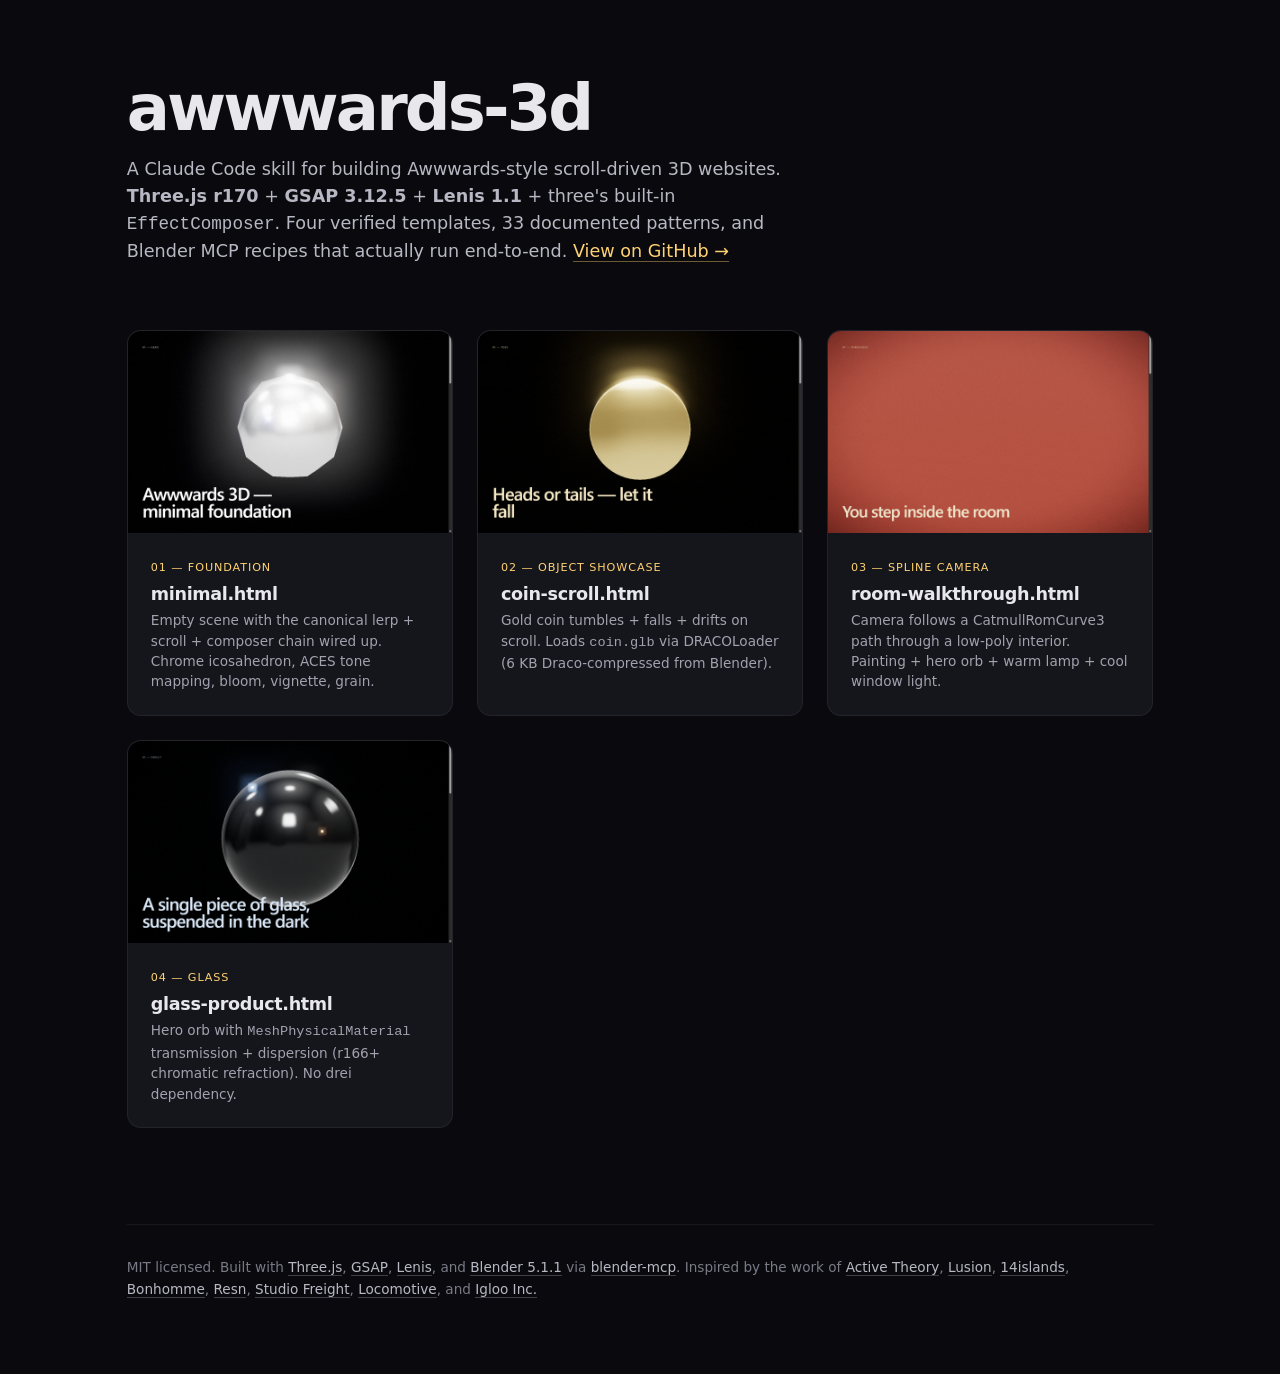
<file: .config/shared/pi/agent/skills/awwwards-3d/docs/index.html>
<!doctype html>
<html lang="en">
<head>
<meta charset="utf-8">
<meta name="viewport" content="width=device-width, initial-scale=1, viewport-fit=cover">
<meta name="color-scheme" content="dark">
<title>awwwards-3d — live templates</title>
<link rel="icon" href="data:image/svg+xml,%3Csvg xmlns='http://www.w3.org/2000/svg' viewBox='0 0 16 16'%3E%3Ccircle cx='8' cy='8' r='6' fill='%23ffd271'/%3E%3C/svg%3E">

<style>
  * { margin: 0; padding: 0; box-sizing: border-box; }
  html, body {
    background: #0a0a0e;
    color: #e8e8ec;
    font-family: ui-sans-serif, system-ui, -apple-system, "Segoe UI", Roboto, sans-serif;
    -webkit-font-smoothing: antialiased;
    min-height: 100vh;
  }
  main {
    max-width: 1180px;
    margin: 0 auto;
    padding: clamp(2rem, 6vw, 5rem);
  }

  header { margin-bottom: clamp(2.5rem, 6vw, 4rem); }
  h1 {
    font: 600 clamp(2rem, 5vw, 4rem)/0.98 ui-sans-serif, system-ui, sans-serif;
    letter-spacing: -0.045em;
    margin-bottom: 1rem;
  }
  .lede {
    font-size: clamp(0.95rem, 1.4vw, 1.1rem);
    line-height: 1.55;
    max-width: 60ch;
    color: #b8b8c4;
  }
  .lede a { color: #ffd271; text-decoration: none; border-bottom: 1px solid rgba(255,210,113,0.4); }
  .lede a:hover { border-bottom-color: rgba(255,210,113,1); }

  .grid {
    display: grid;
    gap: clamp(1rem, 2vw, 1.5rem);
    grid-template-columns: repeat(auto-fit, minmax(min(100%, 280px), 1fr));
  }

  .card {
    display: block;
    background: #15151c;
    border: 1px solid rgba(255,255,255,0.06);
    border-radius: 14px;
    overflow: hidden;
    text-decoration: none;
    color: inherit;
    transition: transform 0.4s cubic-bezier(0.2, 0.8, 0.2, 1),
                border-color 0.3s,
                background 0.3s;
  }
  .card:hover {
    transform: translateY(-4px);
    border-color: rgba(255,255,255,0.15);
    background: #1a1a22;
  }

  .card-img {
    aspect-ratio: 16 / 10;
    background: #07090c;
    overflow: hidden;
  }
  .card-img img {
    width: 100%; height: 100%;
    object-fit: cover;
    display: block;
    transition: transform 0.6s cubic-bezier(0.2, 0.8, 0.2, 1);
  }
  .card:hover .card-img img { transform: scale(1.04); }

  .card-body { padding: clamp(1rem, 1.8vw, 1.5rem); }
  .card-name {
    font-weight: 600;
    font-size: 1.1rem;
    letter-spacing: -0.02em;
    margin-bottom: 0.4rem;
  }
  .card-desc {
    font-size: 0.85rem;
    line-height: 1.5;
    color: #a2a2af;
  }
  .card-tag {
    display: inline-block;
    font-size: 0.7rem;
    letter-spacing: 0.08em;
    text-transform: uppercase;
    color: #ffd271;
    margin-bottom: 0.6rem;
  }

  footer {
    margin-top: clamp(3rem, 8vw, 6rem);
    padding-top: clamp(1.5rem, 3vw, 2rem);
    border-top: 1px solid rgba(255,255,255,0.06);
    color: #7a7a87;
    font-size: 0.85rem;
    line-height: 1.6;
  }
  footer a { color: #b8b8c4; text-decoration: none; border-bottom: 1px solid rgba(184,184,196,0.3); }
  footer a:hover { color: #ffd271; border-bottom-color: rgba(255,210,113,1); }
</style>

</head>
<body>

<main>
  <header>
    <h1>awwwards-3d</h1>
    <p class="lede">
      A Claude Code skill for building Awwwards-style scroll-driven 3D websites.
      <strong>Three.js r170</strong> + <strong>GSAP 3.12.5</strong> + <strong>Lenis 1.1</strong> + three's built-in <code>EffectComposer</code>.
      Four verified templates, 33 documented patterns, and Blender MCP recipes that actually run end-to-end.
      <a href="https://github.com/tsogjavklann/awwwards-3d">View on GitHub →</a>
    </p>
  </header>

  <div class="grid">

    <a class="card" href="templates/minimal.html">
      <div class="card-img"><img src="screenshots/minimal-hero.png" alt="minimal foundation"></div>
      <div class="card-body">
        <span class="card-tag">01 — Foundation</span>
        <div class="card-name">minimal.html</div>
        <div class="card-desc">
          Empty scene with the canonical lerp + scroll + composer chain wired up.
          Chrome icosahedron, ACES tone mapping, bloom, vignette, grain.
        </div>
      </div>
    </a>

    <a class="card" href="templates/coin-scroll.html">
      <div class="card-img"><img src="screenshots/coin-hero.png" alt="coin scroll"></div>
      <div class="card-body">
        <span class="card-tag">02 — Object showcase</span>
        <div class="card-name">coin-scroll.html</div>
        <div class="card-desc">
          Gold coin tumbles + falls + drifts on scroll. Loads <code>coin.glb</code>
          via DRACOLoader (6 KB Draco-compressed from Blender).
        </div>
      </div>
    </a>

    <a class="card" href="templates/room-walkthrough.html">
      <div class="card-img"><img src="screenshots/room-hero.png" alt="room walkthrough"></div>
      <div class="card-body">
        <span class="card-tag">03 — Spline camera</span>
        <div class="card-name">room-walkthrough.html</div>
        <div class="card-desc">
          Camera follows a CatmullRomCurve3 path through a low-poly interior.
          Painting + hero orb + warm lamp + cool window light.
        </div>
      </div>
    </a>

    <a class="card" href="templates/glass-product.html">
      <div class="card-img"><img src="screenshots/glass-hero.png" alt="glass product"></div>
      <div class="card-body">
        <span class="card-tag">04 — Glass</span>
        <div class="card-name">glass-product.html</div>
        <div class="card-desc">
          Hero orb with <code>MeshPhysicalMaterial</code> transmission +
          dispersion (r166+ chromatic refraction). No drei dependency.
        </div>
      </div>
    </a>

  </div>

  <footer>
    <p>
      MIT licensed. Built with <a href="https://threejs.org">Three.js</a>,
      <a href="https://gsap.com">GSAP</a>, <a href="https://lenis.darkroom.engineering">Lenis</a>,
      and <a href="https://www.blender.org">Blender 5.1.1</a> via
      <a href="https://github.com/ahujasid/blender-mcp">blender-mcp</a>.
      Inspired by the work of <a href="https://activetheory.net">Active Theory</a>,
      <a href="https://lusion.co">Lusion</a>, <a href="https://14islands.com">14islands</a>,
      <a href="https://bonhomme.lol">Bonhomme</a>, <a href="https://resn.co.nz">Resn</a>,
      <a href="https://studiofreight.com">Studio Freight</a>,
      <a href="https://locomotive.ca">Locomotive</a>, and <a href="https://igloo.inc">Igloo Inc.</a>
    </p>
  </footer>

</main>

</body>
</html>
</file>
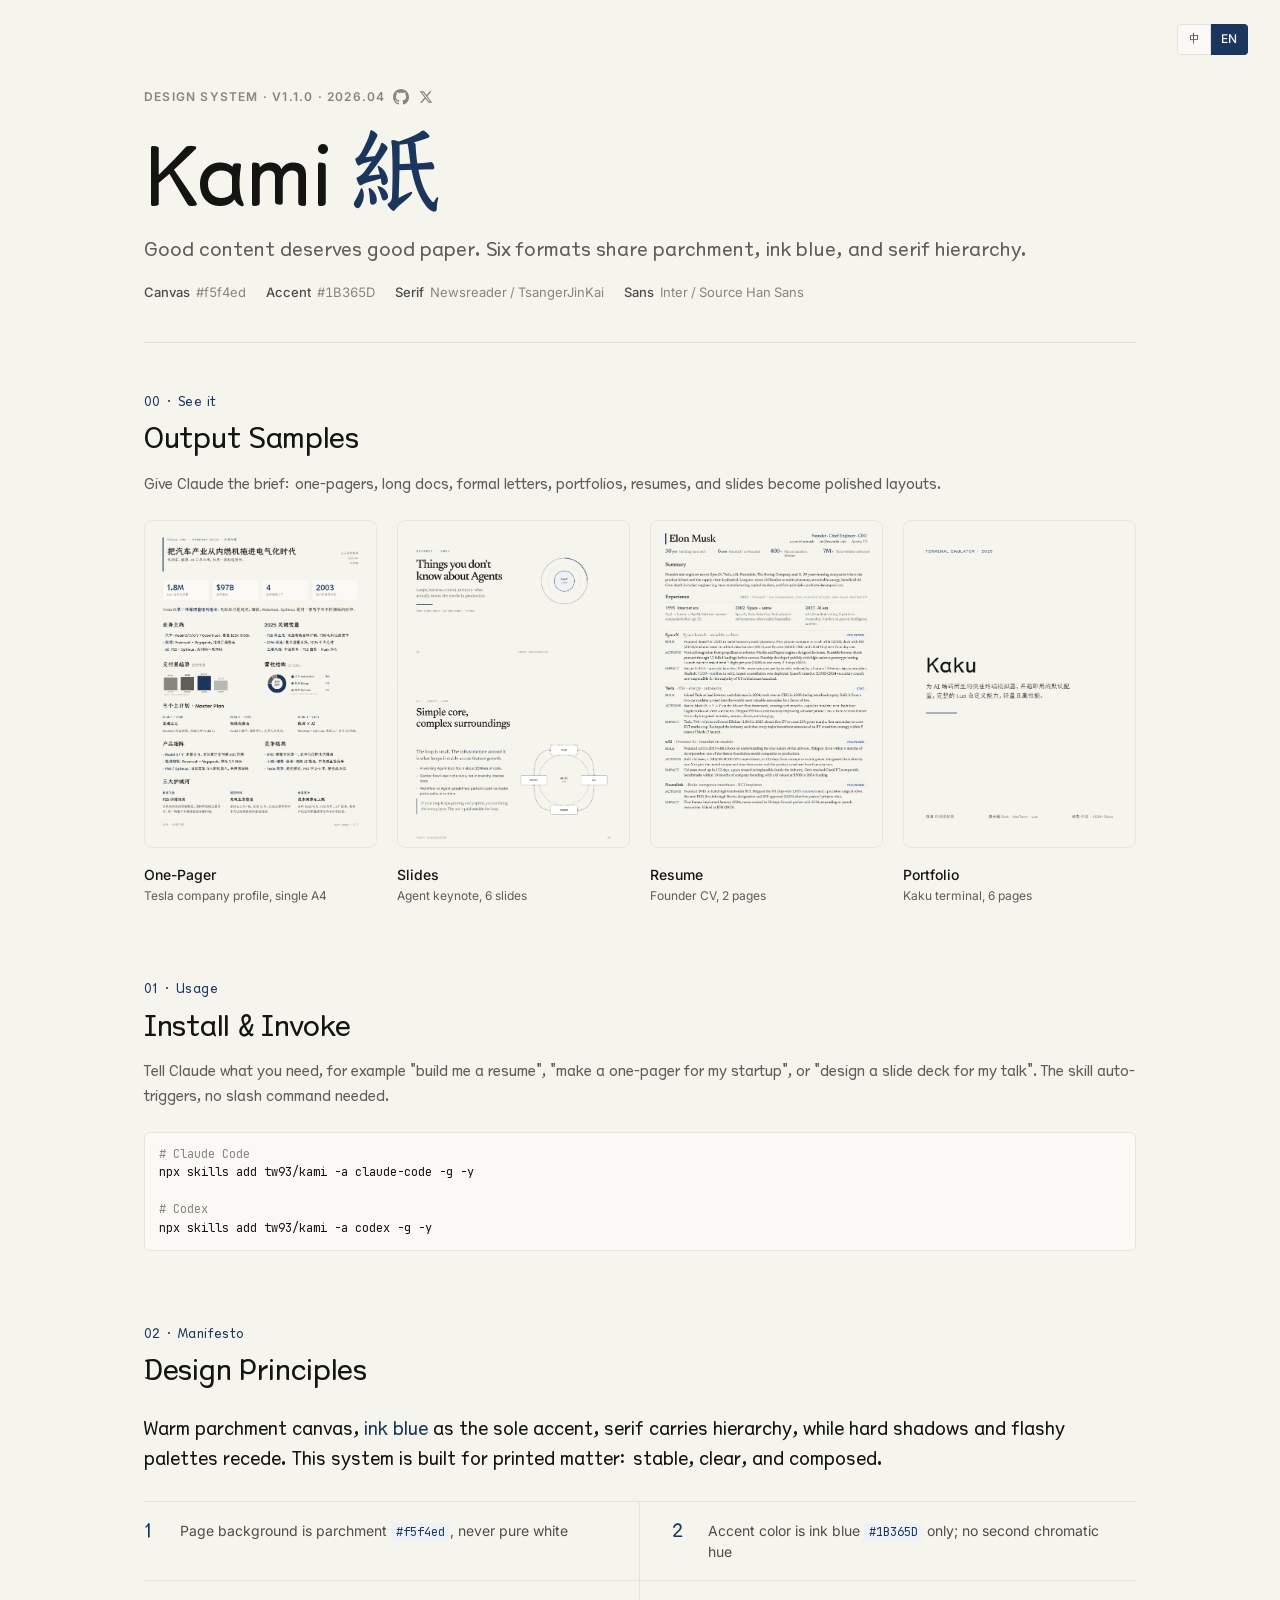
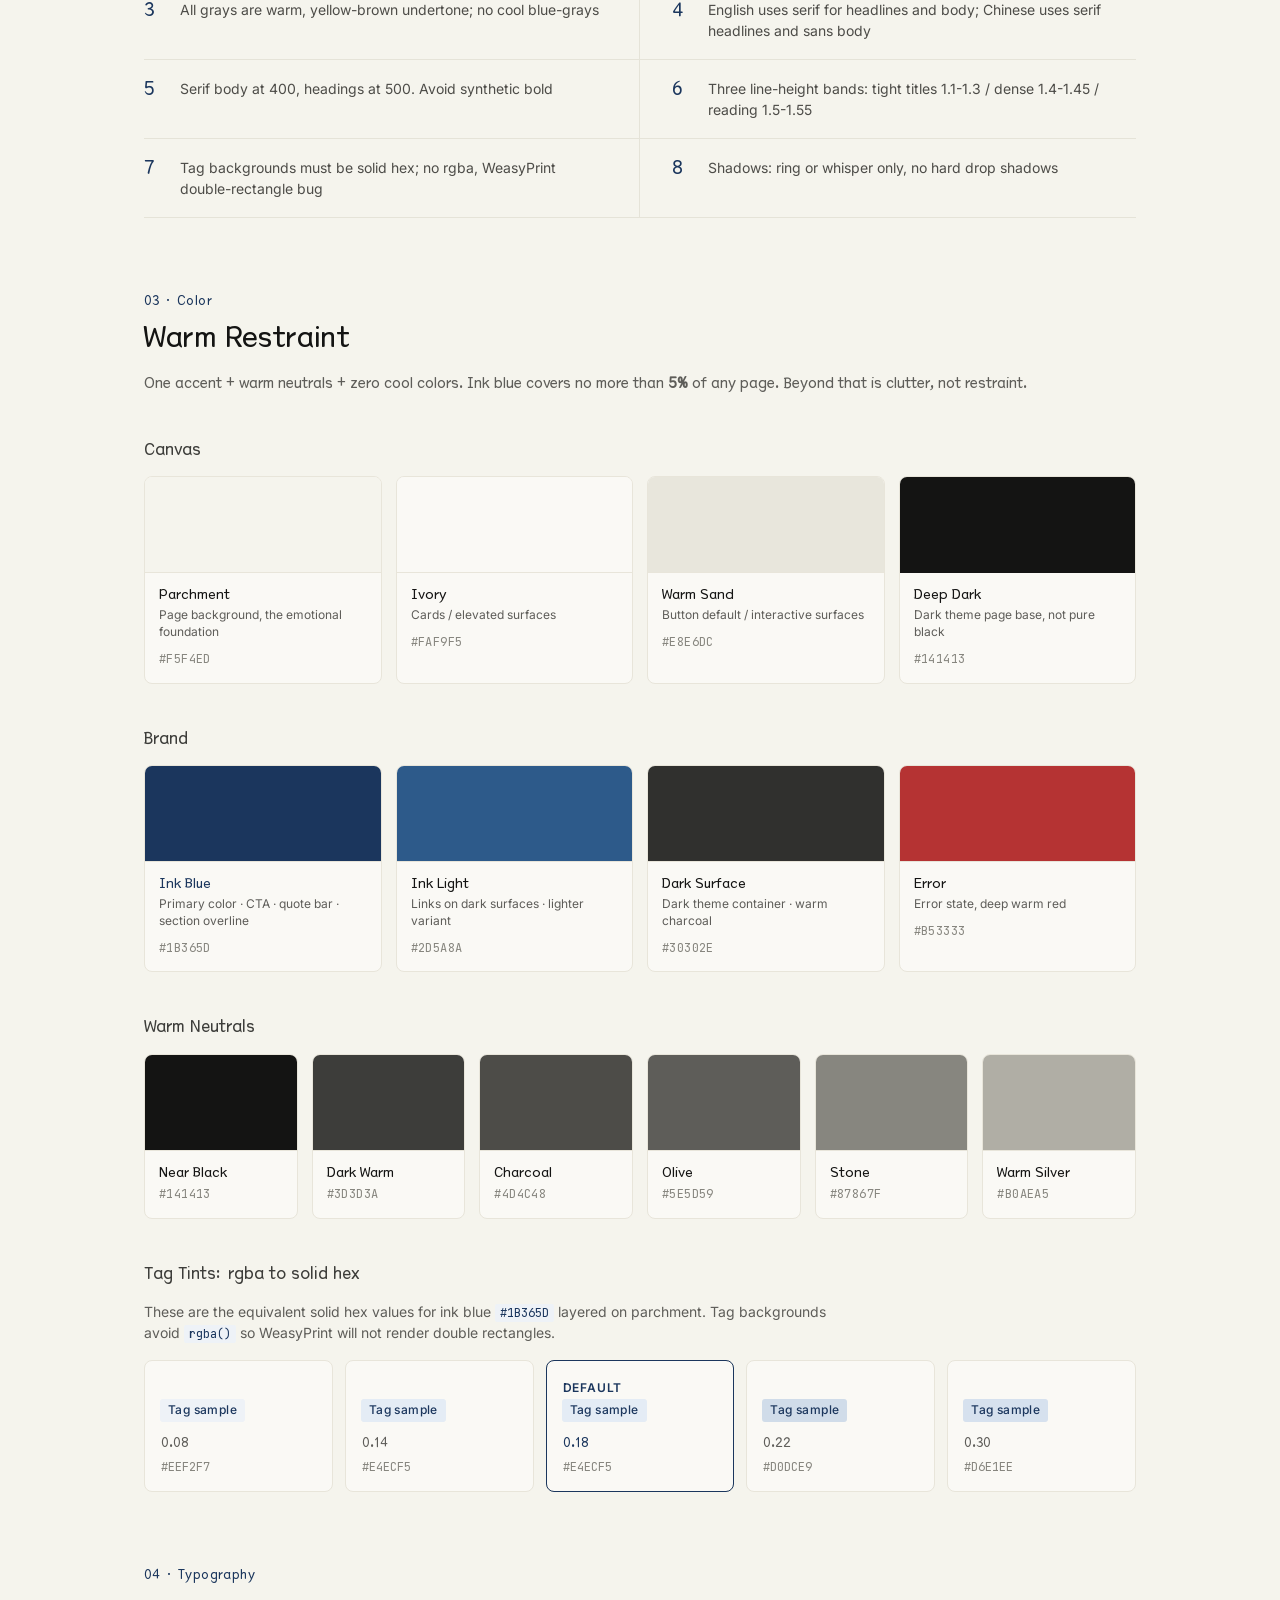
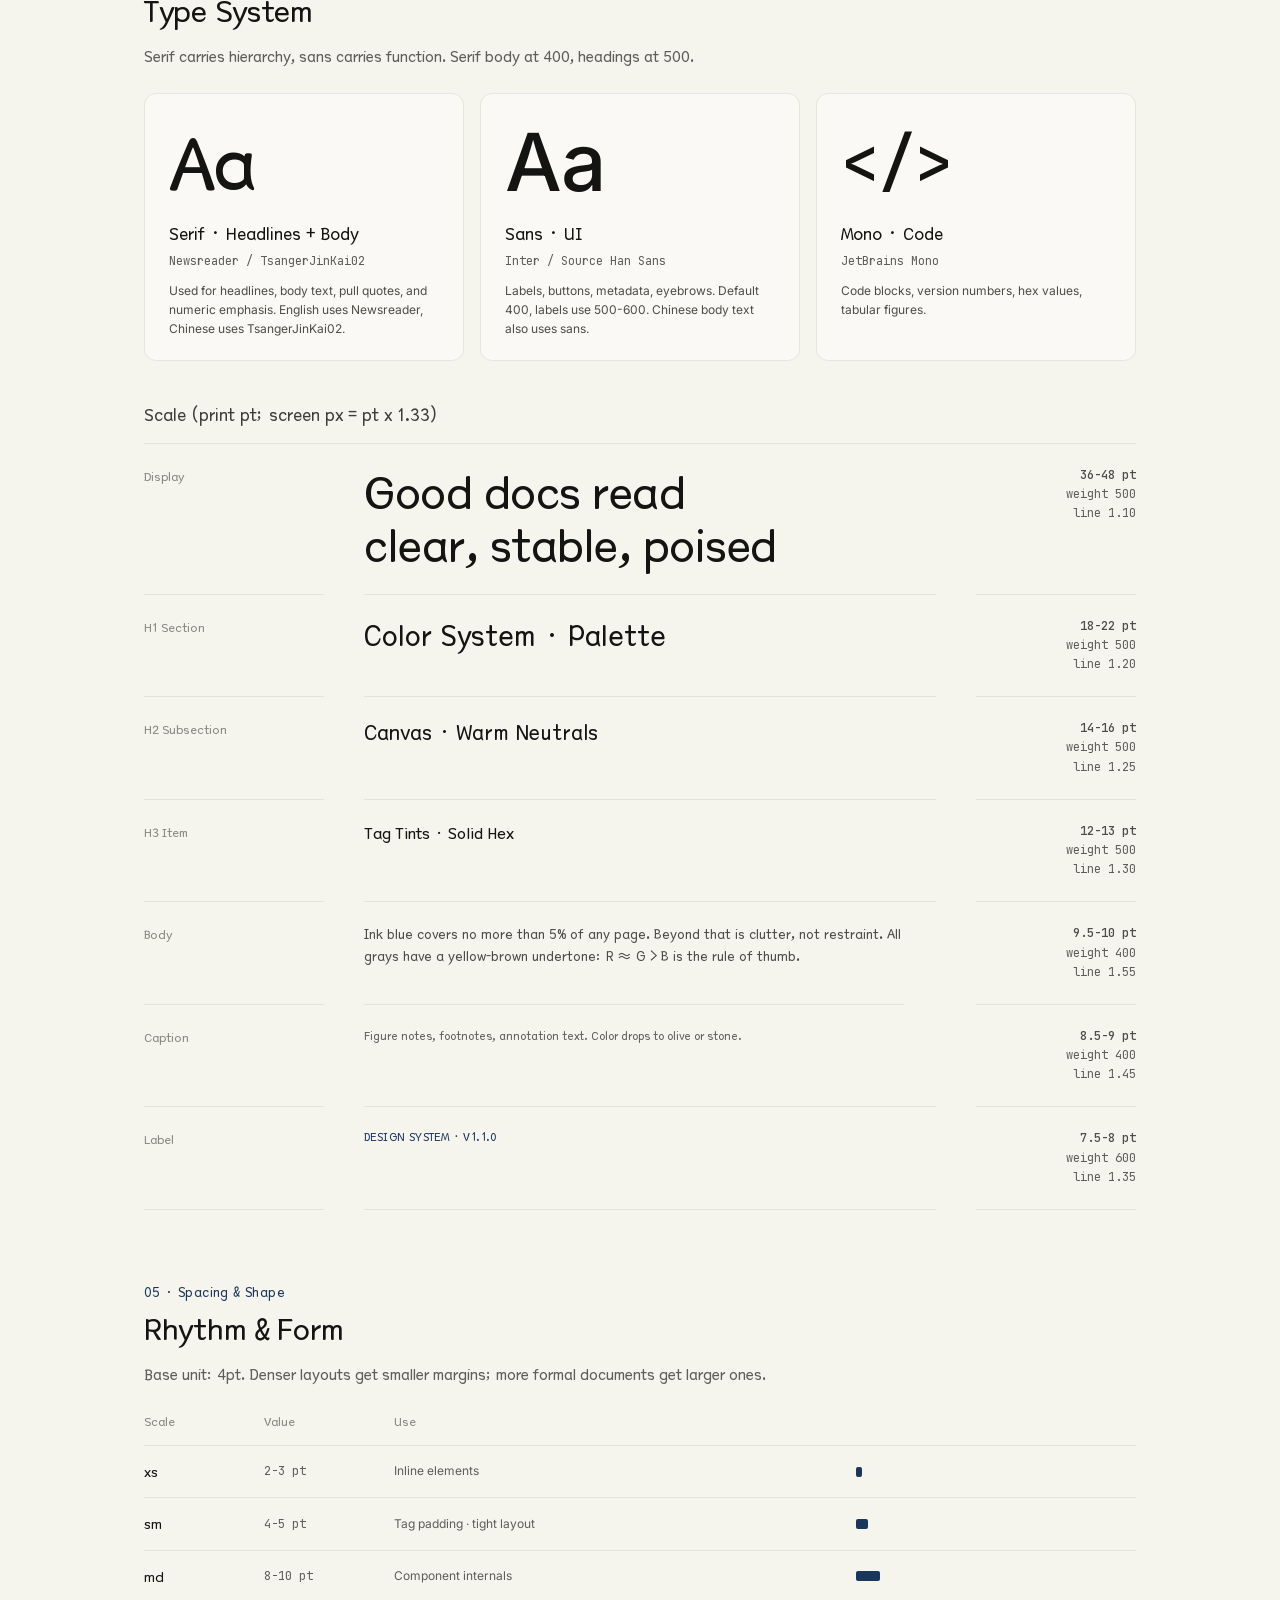
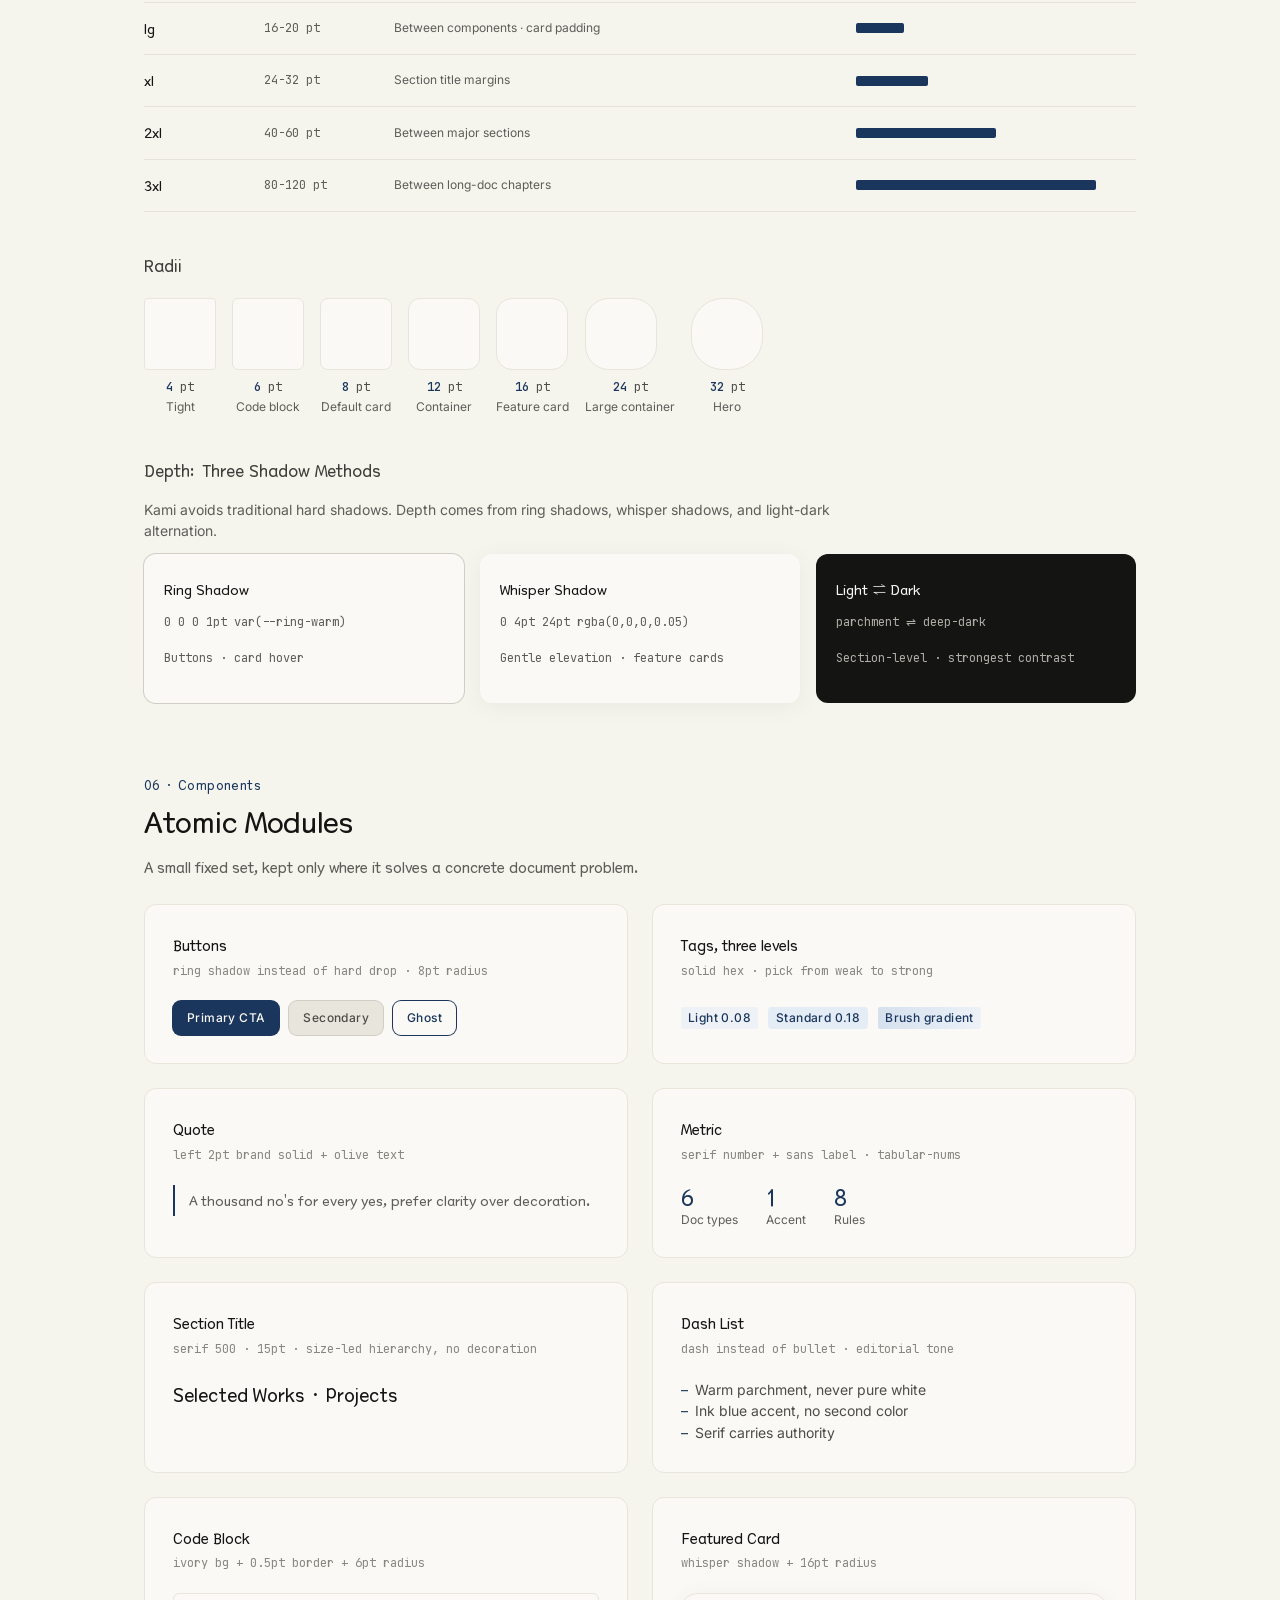
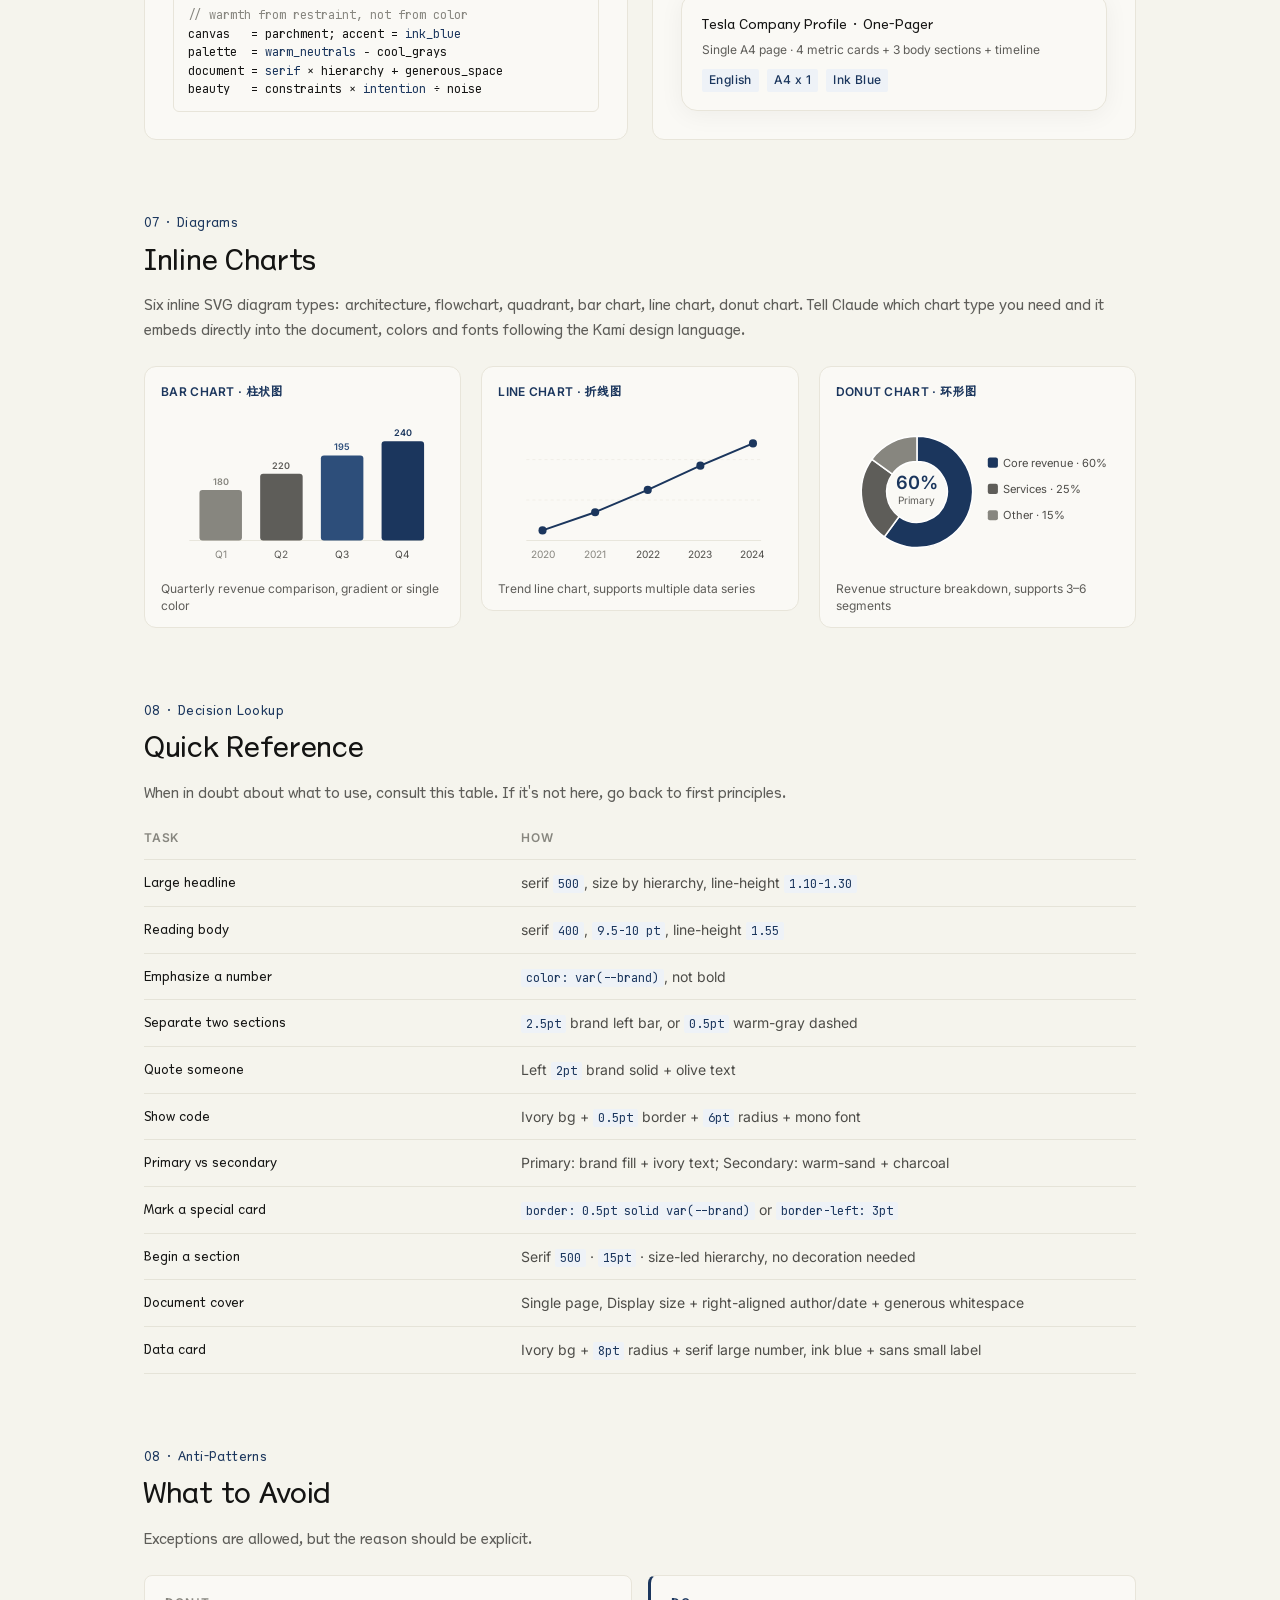
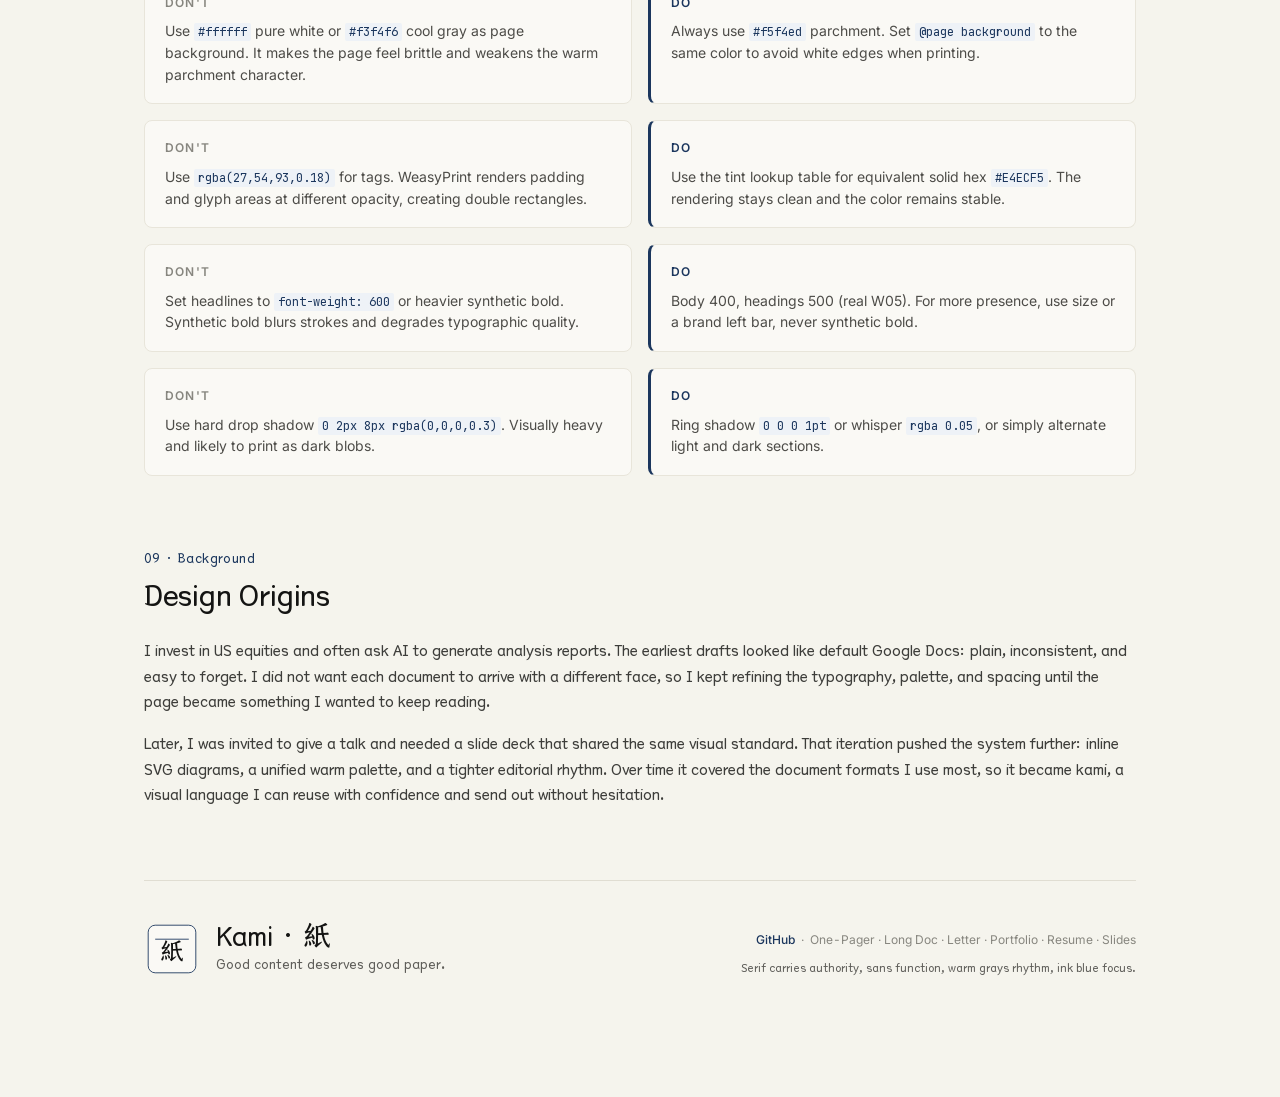
<file: .config/shared/pi/agent/skills/kami/index-en.html>
<!doctype html>
<html lang="en">
<head>
  <meta charset="utf-8">
  <title>Kami · Design System</title>
  <meta name="viewport" content="width=device-width, initial-scale=1">
  <meta name="description" content="Kami - a warm parchment design system for professional documents, shaped by one accent color, serif-led hierarchy, and editorial whitespace.">
  <link rel="icon" href="https://gw.alipayobjects.com/zos/k/vl/logo.svg" type="image/svg+xml">
  <link rel="stylesheet" href="./styles.css">
</head>
<body>
<nav class="lang-switch"><a href="./index.html">中</a><a href="./index-en.html" class="active">EN</a></nav>
<main class="page">

  <!-- ============ HERO ============ -->
  <header class="hero">
    <div class="eyebrow">
      <span>Design System · v1.1.0<span class="eyebrow-date"> · 2026.04</span></span>
      <span class="hero-links">
        <a href="https://github.com/tw93/kami" target="_blank" rel="noopener" aria-label="GitHub">
          <svg width="16" height="16" viewBox="0 0 16 16" fill="currentColor">
            <path d="M8 0C3.58 0 0 3.58 0 8c0 3.54 2.29 6.53 5.47 7.59.4.07.55-.17.55-.38 0-.19-.01-.82-.01-1.49-2.01.37-2.53-.49-2.69-.94-.09-.23-.48-.94-.82-1.13-.28-.15-.68-.52-.01-.53.63-.01 1.08.58 1.23.82.72 1.21 1.87.87 2.33.66.07-.52.28-.87.51-1.07-1.78-.2-3.64-.89-3.64-3.95 0-.87.31-1.59.82-2.15-.08-.2-.36-1.02.08-2.12 0 0 .67-.21 2.2.82.64-.18 1.32-.27 2-.27.68 0 1.36.09 2 .27 1.53-1.04 2.2-.82 2.2-.82.44 1.1.16 1.92.08 2.12.51.56.82 1.27.82 2.15 0 3.07-1.87 3.75-3.65 3.95.29.25.54.73.54 1.48 0 1.07-.01 1.93-.01 2.2 0 .21.15.46.55.38A8.01 8.01 0 0016 8c0-4.42-3.58-8-8-8z"/>
          </svg>
        </a>
        <a href="https://x.com/HiTw93" target="_blank" rel="noopener" aria-label="X">
          <svg width="14" height="14" viewBox="0 0 24 24" fill="currentColor">
            <path d="M18.244 2.25h3.308l-7.227 8.26 8.502 11.24H16.17l-5.214-6.817L4.99 21.75H1.68l7.73-8.835L1.254 2.25H8.08l4.713 6.231zm-1.161 17.52h1.833L7.084 4.126H5.117z"/>
          </svg>
        </a>
      </span>
    </div>
    <h1>Kami<span class="cn">紙</span></h1>
    <p class="tagline">Good content deserves good paper. Six formats share parchment, ink blue, and serif hierarchy.</p>
    <div class="hero-tokens">
      <span><b>Canvas</b>#f5f4ed</span>
      <span><b>Accent</b>#1B365D</span>
      <span><b>Serif</b>Newsreader / TsangerJinKai</span>
      <span><b>Sans</b>Inter / Source Han Sans</span>
    </div>
  </header>

  <!-- ============ 00 DEMOS ============ -->
  <section>
    <div class="section-head">
      <p class="section-num">00 · See it</p>
      <h2 class="section-title">Output Samples</h2>
      <p class="section-lede">Give Claude the brief: one-pagers, long docs, formal letters, portfolios, resumes, and slides become polished layouts.</p>
    </div>
    <div class="demo-grid">
      <div class="demo-card">
        <a href="assets/demos/demo-tesla.pdf" target="_blank"><img src="assets/demos/demo-tesla.png" alt="Tesla company one-pager"></a>
        <p class="demo-title">One-Pager</p>
        <p class="demo-desc">Tesla company profile, single A4</p>
      </div>
      <div class="demo-card">
        <a href="assets/demos/demo-agent-slides.pdf" target="_blank"><img src="assets/demos/demo-agent-slides.png" alt="Agent slides"></a>
        <p class="demo-title">Slides</p>
        <p class="demo-desc">Agent keynote, 6 slides</p>
      </div>
      <div class="demo-card">
        <a href="assets/demos/demo-musk-resume.pdf" target="_blank"><img src="assets/demos/demo-musk-resume.png" alt="Musk resume"></a>
        <p class="demo-title">Resume</p>
        <p class="demo-desc">Founder CV, 2 pages</p>
      </div>
      <div class="demo-card">
        <a href="assets/demos/demo-kaku.pdf" target="_blank"><img src="assets/demos/demo-kaku.png" alt="Kaku portfolio"></a>
        <p class="demo-title">Portfolio</p>
        <p class="demo-desc">Kaku terminal, 6 pages</p>
      </div>
    </div>
  </section>

  <!-- ============ 01 INSTALL ============ -->
  <section>
    <div class="section-head">
      <p class="section-num">01 · Usage</p>
      <h2 class="section-title">Install &amp; Invoke</h2>
      <p class="section-lede">Tell Claude what you need, for example "build me a resume", "make a one-pager for my startup", or "design a slide deck for my talk". The skill auto-triggers, no slash command needed.</p>
    </div>
<pre class="code"><span class="c"># Claude Code</span>
npx skills add tw93/kami -a claude-code -g -y

<span class="c"># Codex</span>
npx skills add tw93/kami -a codex -g -y</pre>
  </section>

  <!-- ============ 02 MANIFESTO ============ -->
  <section>
    <div class="section-head">
      <p class="section-num">02 · Manifesto</p>
      <h2 class="section-title">Design Principles</h2>
    </div>
    <p class="manifesto">Warm parchment canvas, <em>ink blue</em> as the sole accent, serif carries hierarchy, while hard shadows and flashy palettes recede. This system is built for printed matter: stable, clear, and composed.</p>
    <ol class="rules">
      <li><span class="n">1</span><p>Page background is parchment <code>#f5f4ed</code>, never pure white</p></li>
      <li><span class="n">2</span><p>Accent color is ink blue <code>#1B365D</code> only; no second chromatic hue</p></li>
      <li><span class="n">3</span><p>All grays are warm, yellow-brown undertone; no cool blue-grays</p></li>
      <li><span class="n">4</span><p>English uses serif for headlines and body; Chinese uses serif headlines and sans body</p></li>
      <li><span class="n">5</span><p>Serif body at 400, headings at 500. Avoid synthetic bold</p></li>
      <li><span class="n">6</span><p>Three line-height bands: tight titles 1.1-1.3 / dense 1.4-1.45 / reading 1.5-1.55</p></li>
      <li><span class="n">7</span><p>Tag backgrounds must be solid hex; no rgba, WeasyPrint double-rectangle bug</p></li>
      <li><span class="n">8</span><p>Shadows: ring or whisper only, no hard drop shadows</p></li>
    </ol>
  </section>

  <!-- ============ 03 COLOR ============ -->
  <section>
    <div class="section-head">
      <p class="section-num">03 · Color</p>
      <h2 class="section-title">Warm Restraint</h2>
      <p class="section-lede">One accent + warm neutrals + zero cool colors. Ink blue covers no more than <b>5%</b> of any page. Beyond that is clutter, not restraint.</p>
    </div>

    <h3 class="subhead">Canvas</h3>
    <div class="swatches">
      <div class="swatch"><div class="chip" style="background:#f5f4ed"></div><div class="info"><p class="name">Parchment</p><p class="role">Page background, the emotional foundation</p><span class="hex">#F5F4ED</span></div></div>
      <div class="swatch"><div class="chip" style="background:#faf9f5"></div><div class="info"><p class="name">Ivory</p><p class="role">Cards / elevated surfaces</p><span class="hex">#FAF9F5</span></div></div>
      <div class="swatch"><div class="chip" style="background:#e8e6dc"></div><div class="info"><p class="name">Warm Sand</p><p class="role">Button default / interactive surfaces</p><span class="hex">#E8E6DC</span></div></div>
      <div class="swatch dark"><div class="chip" style="background:#141413"></div><div class="info"><p class="name" style="color:var(--deep-dark)">Deep Dark</p><p class="role">Dark theme page base, not pure black</p><span class="hex">#141413</span></div></div>
    </div>

    <h3 class="subhead">Brand</h3>
    <div class="swatches">
      <div class="swatch brand"><div class="chip" style="background:#1B365D"></div><div class="info"><p class="name">Ink Blue</p><p class="role">Primary color · CTA · quote bar · section overline</p><span class="hex">#1B365D</span></div></div>
      <div class="swatch"><div class="chip" style="background:#2D5A8A"></div><div class="info"><p class="name">Ink Light</p><p class="role">Links on dark surfaces · lighter variant</p><span class="hex">#2D5A8A</span></div></div>
      <div class="swatch"><div class="chip" style="background:#30302e"></div><div class="info"><p class="name" style="color:var(--deep-dark)">Dark Surface</p><p class="role">Dark theme container · warm charcoal</p><span class="hex">#30302E</span></div></div>
      <div class="swatch"><div class="chip" style="background:#b53333"></div><div class="info"><p class="name">Error</p><p class="role">Error state, deep warm red</p><span class="hex">#B53333</span></div></div>
    </div>

    <h3 class="subhead">Warm Neutrals</h3>
    <div class="swatches" style="grid-template-columns: repeat(6, 1fr);">
      <div class="swatch"><div class="chip" style="background:#141413"></div><div class="info"><p class="name">Near Black</p><span class="hex">#141413</span></div></div>
      <div class="swatch"><div class="chip" style="background:#3d3d3a"></div><div class="info"><p class="name">Dark Warm</p><span class="hex">#3D3D3A</span></div></div>
      <div class="swatch"><div class="chip" style="background:#4d4c48"></div><div class="info"><p class="name">Charcoal</p><span class="hex">#4D4C48</span></div></div>
      <div class="swatch"><div class="chip" style="background:#5e5d59"></div><div class="info"><p class="name">Olive</p><span class="hex">#5E5D59</span></div></div>
      <div class="swatch"><div class="chip" style="background:#87867f"></div><div class="info"><p class="name">Stone</p><span class="hex">#87867F</span></div></div>
      <div class="swatch"><div class="chip" style="background:#b0aea5"></div><div class="info"><p class="name">Warm Silver</p><span class="hex">#B0AEA5</span></div></div>
    </div>

    <h3 class="subhead">Tag Tints: rgba to solid hex</h3>
    <p style="font-size:14px; color: var(--olive); max-width: 720px; margin: 0 0 16px; line-height: 1.55;">These are the equivalent solid hex values for ink blue <code style="font-family:var(--mono);font-size:12px;background:#EEF2F7;color:var(--brand);padding:1px 5px;border-radius:2px">#1B365D</code> layered on parchment. Tag backgrounds avoid <code style="font-family:var(--mono);font-size:12px;background:#EEF2F7;color:var(--brand);padding:1px 5px;border-radius:2px">rgba()</code> so WeasyPrint will not render double rectangles.</p>
    <div class="tint-strip">
      <div class="tint"><span class="flag">&nbsp;</span><span class="sample" style="background:#EEF2F7">Tag sample</span><p class="opacity">0.08</p><span class="hex">#EEF2F7</span></div>
      <div class="tint"><span class="flag">&nbsp;</span><span class="sample" style="background:#E4ECF5">Tag sample</span><p class="opacity">0.14</p><span class="hex">#E4ECF5</span></div>
      <div class="tint default"><span class="flag">Default</span><span class="sample" style="background:#E4ECF5">Tag sample</span><p class="opacity">0.18</p><span class="hex">#E4ECF5</span></div>
      <div class="tint"><span class="flag">&nbsp;</span><span class="sample" style="background:#D0DCE9">Tag sample</span><p class="opacity">0.22</p><span class="hex">#D0DCE9</span></div>
      <div class="tint"><span class="flag">&nbsp;</span><span class="sample" style="background:#D6E1EE">Tag sample</span><p class="opacity">0.30</p><span class="hex">#D6E1EE</span></div>
    </div>
  </section>

  <!-- ============ 04 TYPE ============ -->
  <section>
    <div class="section-head">
      <p class="section-num">04 · Typography</p>
      <h2 class="section-title">Type System</h2>
      <p class="section-lede">Serif carries hierarchy, sans carries function. Serif body at 400, headings at 500.</p>
    </div>

    <div class="family-grid">
      <div class="family serif">
        <p class="glyph">Aa</p>
        <p class="role">Serif · Headlines + Body</p>
        <p class="name">Newsreader / TsangerJinKai02</p>
        <p class="use">Used for headlines, body text, pull quotes, and numeric emphasis. English uses Newsreader, Chinese uses TsangerJinKai02.</p>
      </div>
      <div class="family sans">
        <p class="glyph">Aa</p>
        <p class="role">Sans · UI</p>
        <p class="name">Inter / Source Han Sans</p>
        <p class="use">Labels, buttons, metadata, eyebrows. Default 400, labels use 500-600. Chinese body text also uses sans.</p>
      </div>
      <div class="family mono">
        <p class="glyph">&lt;/&gt;</p>
        <p class="role">Mono · Code</p>
        <p class="name">JetBrains Mono</p>
        <p class="use">Code blocks, version numbers, hex values, tabular figures.</p>
      </div>
    </div>

    <h3 class="subhead">Scale (print pt; screen px = pt x 1.33)</h3>
    <div class="type-grid">
      <div class="type-row">
        <div class="type-label">Display</div>
        <div class="type-sample display">Good docs read<br>clear, stable, poised</div>
        <div class="type-specs"><b>36-48 pt</b><br>weight 500<br>line 1.10</div>
      </div>
      <div class="type-row">
        <div class="type-label">H1 Section</div>
        <div class="type-sample h1">Color System · Palette</div>
        <div class="type-specs"><b>18-22 pt</b><br>weight 500<br>line 1.20</div>
      </div>
      <div class="type-row">
        <div class="type-label">H2 Subsection</div>
        <div class="type-sample h2">Canvas · Warm Neutrals</div>
        <div class="type-specs"><b>14-16 pt</b><br>weight 500<br>line 1.25</div>
      </div>
      <div class="type-row">
        <div class="type-label">H3 Item</div>
        <div class="type-sample h3">Tag Tints · Solid Hex</div>
        <div class="type-specs"><b>12-13 pt</b><br>weight 500<br>line 1.30</div>
      </div>
      <div class="type-row">
        <div class="type-label">Body</div>
        <div class="type-sample body">Ink blue covers no more than 5% of any page. Beyond that is clutter, not restraint. All grays have a yellow-brown undertone: R ≈ G > B is the rule of thumb.</div>
        <div class="type-specs"><b>9.5-10 pt</b><br>weight 400<br>line 1.55</div>
      </div>
      <div class="type-row">
        <div class="type-label">Caption</div>
        <div class="type-sample caption">Figure notes, footnotes, annotation text. Color drops to olive or stone.</div>
        <div class="type-specs"><b>8.5-9 pt</b><br>weight 400<br>line 1.45</div>
      </div>
      <div class="type-row">
        <div class="type-label">Label</div>
        <div class="type-sample label">Design System · v1.1.0</div>
        <div class="type-specs"><b>7.5-8 pt</b><br>weight 600<br>line 1.35</div>
      </div>
    </div>
  </section>

  <!-- ============ 05 SPACING ============ -->
  <section>
    <div class="section-head">
      <p class="section-num">05 · Spacing &amp; Shape</p>
      <h2 class="section-title">Rhythm &amp; Form</h2>
      <p class="section-lede">Base unit: 4pt. Denser layouts get smaller margins; more formal documents get larger ones.</p>
    </div>

    <table class="space-table">
      <tr><th>Scale</th><th>Value</th><th>Use</th><th></th></tr>
      <tr><td class="name">xs</td><td class="val">2-3 pt</td><td class="use">Inline elements</td><td class="bar"><span style="width:6px"></span></td></tr>
      <tr><td class="name">sm</td><td class="val">4-5 pt</td><td class="use">Tag padding · tight layout</td><td class="bar"><span style="width:12px"></span></td></tr>
      <tr><td class="name">md</td><td class="val">8-10 pt</td><td class="use">Component internals</td><td class="bar"><span style="width:24px"></span></td></tr>
      <tr><td class="name">lg</td><td class="val">16-20 pt</td><td class="use">Between components · card padding</td><td class="bar"><span style="width:48px"></span></td></tr>
      <tr><td class="name">xl</td><td class="val">24-32 pt</td><td class="use">Section title margins</td><td class="bar"><span style="width:72px"></span></td></tr>
      <tr><td class="name">2xl</td><td class="val">40-60 pt</td><td class="use">Between major sections</td><td class="bar"><span style="width:140px"></span></td></tr>
      <tr><td class="name">3xl</td><td class="val">80-120 pt</td><td class="use">Between long-doc chapters</td><td class="bar"><span style="width:240px"></span></td></tr>
    </table>

    <h3 class="subhead">Radii</h3>
    <div class="radii">
      <div class="radius"><div class="box" style="border-radius:4px"></div><div class="r"><b>4</b> pt</div><div class="label">Tight</div></div>
      <div class="radius"><div class="box" style="border-radius:6px"></div><div class="r"><b>6</b> pt</div><div class="label">Code block</div></div>
      <div class="radius"><div class="box" style="border-radius:8px"></div><div class="r"><b>8</b> pt</div><div class="label">Default card</div></div>
      <div class="radius"><div class="box" style="border-radius:12px"></div><div class="r"><b>12</b> pt</div><div class="label">Container</div></div>
      <div class="radius"><div class="box" style="border-radius:16px"></div><div class="r"><b>16</b> pt</div><div class="label">Feature card</div></div>
      <div class="radius"><div class="box" style="border-radius:24px"></div><div class="r"><b>24</b> pt</div><div class="label">Large container</div></div>
      <div class="radius"><div class="box" style="border-radius:32px"></div><div class="r"><b>32</b> pt</div><div class="label">Hero</div></div>
    </div>

    <h3 class="subhead">Depth: Three Shadow Methods</h3>
    <p style="font-size:14px; color: var(--olive); max-width: 720px; margin: 0 0 12px; line-height: 1.55;">Kami avoids traditional hard shadows. Depth comes from ring shadows, whisper shadows, and light-dark alternation.</p>
    <div class="shadow-row">
      <div class="shadow-demo sd-ring">
        <p class="t">Ring Shadow</p>
        <p class="s">0 0 0 1pt var(--ring-warm)<br>&nbsp;<br>Buttons · card hover</p>
      </div>
      <div class="shadow-demo sd-whisper">
        <p class="t">Whisper Shadow</p>
        <p class="s">0 4pt 24pt rgba(0,0,0,0.05)<br>&nbsp;<br>Gentle elevation · feature cards</p>
      </div>
      <div class="shadow-demo sd-alt">
        <p class="t">Light ⇌ Dark</p>
        <p class="s">parchment ⇌ deep-dark<br>&nbsp;<br>Section-level · strongest contrast</p>
      </div>
    </div>
  </section>

  <!-- ============ 06 COMPONENTS ============ -->
  <section>
    <div class="section-head">
      <p class="section-num">06 · Components</p>
      <h2 class="section-title">Atomic Modules</h2>
      <p class="section-lede">A small fixed set, kept only where it solves a concrete document problem.</p>
    </div>

    <div class="comp-grid">
      <div class="comp">
        <h4>Buttons</h4>
        <p class="hint">ring shadow instead of hard drop · 8pt radius</p>
        <div class="demo" style="display:flex; gap:10px; flex-wrap:wrap;">
          <span class="btn btn-primary">Primary CTA</span>
          <span class="btn btn-secondary">Secondary</span>
          <span class="btn btn-ghost">Ghost</span>
        </div>
      </div>
      <div class="comp">
        <h4>Tags, three levels</h4>
        <p class="hint">solid hex · pick from weak to strong</p>
        <div class="demo" style="display:flex; gap:10px; flex-wrap:wrap; align-items:center;">
          <span class="tag calm">Light 0.08</span>
          <span class="tag standard">Standard 0.18</span>
          <span class="tag brush">Brush gradient</span>
        </div>
      </div>
      <div class="comp">
        <h4>Quote</h4>
        <p class="hint">left 2pt brand solid + olive text</p>
        <blockquote class="quote">A thousand no's for every yes, prefer clarity over decoration.</blockquote>
      </div>
      <div class="comp">
        <h4>Metric</h4>
        <p class="hint">serif number + sans label · tabular-nums</p>
        <div class="metrics demo">
          <div class="metric"><span class="metric-value">6</span><span class="metric-label">Doc types</span></div>
          <div class="metric"><span class="metric-value">1</span><span class="metric-label">Accent</span></div>
          <div class="metric"><span class="metric-value">8</span><span class="metric-label">Rules</span></div>
        </div>
      </div>
      <div class="comp">
        <h4>Section Title</h4>
        <p class="hint">serif 500 · 15pt · size-led hierarchy, no decoration</p>
        <div class="demo">
          <span class="sample-section-title">Selected Works · Projects</span>
        </div>
      </div>
      <div class="comp">
        <h4>Dash List</h4>
        <p class="hint">dash instead of bullet · editorial tone</p>
        <ul class="dash demo">
          <li>Warm parchment, never pure white</li>
          <li>Ink blue accent, no second color</li>
          <li>Serif carries authority</li>
        </ul>
      </div>
      <div class="comp">
        <h4>Code Block</h4>
        <p class="hint">ivory bg + 0.5pt border + 6pt radius</p>
<pre class="code"><span class="c">// warmth from restraint, not from color</span>
canvas   = parchment; accent = <span class="k">ink_blue</span>
palette  = <span class="k">warm_neutrals</span> − cool_grays
document = <span class="k">serif</span> × hierarchy + generous_space
beauty   = constraints × <span class="k">intention</span> ÷ noise</pre>
      </div>
      <div class="comp">
        <h4>Featured Card</h4>
        <p class="hint">whisper shadow + 16pt radius</p>
        <div class="demo" style="background:var(--ivory); border-radius:16px; padding:18px 20px; box-shadow: 0 4px 24px rgba(0,0,0,0.05); border: 1px solid var(--border-cream);">
          <p style="font-family:var(--serif); font-weight:500; font-size:15px; margin:0 0 6px; color:var(--near-black);">Tesla Company Profile · One-Pager</p>
          <p style="font-size:12px; color:var(--olive); margin:0 0 10px; line-height:1.5;">Single A4 page · 4 metric cards + 3 body sections + timeline</p>
          <div style="display:flex; gap:8px; flex-wrap:wrap;">
            <span class="tag calm">English</span>
            <span class="tag calm">A4 x 1</span>
            <span class="tag calm">Ink Blue</span>
          </div>
        </div>
      </div>
    </div>
  </section>

  <!-- ============ 07 DIAGRAMS ============ -->
  <section>
    <div class="section-head">
      <p class="section-num">07 · Diagrams</p>
      <h2 class="section-title">Inline Charts</h2>
      <p class="section-lede">Six inline SVG diagram types: architecture, flowchart, quadrant, bar chart, line chart, donut chart. Tell Claude which chart type you need and it embeds directly into the document, colors and fonts following the Kami design language.</p>
    </div>
    <div class="chart-showcase">
      <div class="chart-card">
        <div class="chart-label">Bar Chart · 柱状图</div>
        <svg viewBox="0 0 280 160" xmlns="http://www.w3.org/2000/svg">
          <line x1="28" y1="128" x2="260" y2="128" stroke="#e8e6dc" stroke-width="1"/>
          <rect x="38" y="78" width="42" height="50" rx="3" fill="#87867f"/>
          <rect x="98" y="62" width="42" height="66" rx="3" fill="#5e5d59"/>
          <rect x="158" y="44" width="42" height="84" rx="3" fill="#2d4e7a"/>
          <rect x="218" y="30" width="42" height="98" rx="3" fill="#1B365D"/>
          <text x="59" y="145" text-anchor="middle" font-size="10" font-family="Inter,Arial,sans-serif" fill="#87867f">Q1</text>
          <text x="119" y="145" text-anchor="middle" font-size="10" font-family="Inter,Arial,sans-serif" fill="#5e5d59">Q2</text>
          <text x="179" y="145" text-anchor="middle" font-size="10" font-family="Inter,Arial,sans-serif" fill="#4d4c48">Q3</text>
          <text x="239" y="145" text-anchor="middle" font-size="10" font-family="Inter,Arial,sans-serif" fill="#4d4c48">Q4</text>
          <text x="59" y="73" text-anchor="middle" font-size="9" font-weight="600" font-family="Inter,Arial,sans-serif" fill="#87867f">180</text>
          <text x="119" y="57" text-anchor="middle" font-size="9" font-weight="600" font-family="Inter,Arial,sans-serif" fill="#5e5d59">220</text>
          <text x="179" y="39" text-anchor="middle" font-size="9" font-weight="600" font-family="Inter,Arial,sans-serif" fill="#2d4e7a">195</text>
          <text x="239" y="25" text-anchor="middle" font-size="9" font-weight="600" font-family="Inter,Arial,sans-serif" fill="#1B365D">240</text>
        </svg>
        <p class="chart-caption">Quarterly revenue comparison, gradient or single color</p>
      </div>
      <div class="chart-card">
        <div class="chart-label">Line Chart · 折线图</div>
        <svg viewBox="0 0 280 160" xmlns="http://www.w3.org/2000/svg">
          <line x1="28" y1="128" x2="260" y2="128" stroke="#e8e6dc" stroke-width="1"/>
          <line x1="28" y1="88" x2="260" y2="88" stroke="#e8e6dc" stroke-width="0.5" stroke-dasharray="3,3"/>
          <line x1="28" y1="48" x2="260" y2="48" stroke="#e8e6dc" stroke-width="0.5" stroke-dasharray="3,3"/>
          <polyline points="44,118 96,100 148,78 200,54 252,32" fill="none" stroke="#1B365D" stroke-width="2" stroke-linejoin="round"/>
          <circle cx="44" cy="118" r="4" fill="#1B365D"/>
          <circle cx="96" cy="100" r="4" fill="#1B365D"/>
          <circle cx="148" cy="78" r="4" fill="#1B365D"/>
          <circle cx="200" cy="54" r="4" fill="#1B365D"/>
          <circle cx="252" cy="32" r="4" fill="#1B365D"/>
          <text x="44" y="145" text-anchor="middle" font-size="10" font-family="Inter,Arial,sans-serif" fill="#87867f">2020</text>
          <text x="96" y="145" text-anchor="middle" font-size="10" font-family="Inter,Arial,sans-serif" fill="#87867f">2021</text>
          <text x="148" y="145" text-anchor="middle" font-size="10" font-family="Inter,Arial,sans-serif" fill="#4d4c48">2022</text>
          <text x="200" y="145" text-anchor="middle" font-size="10" font-family="Inter,Arial,sans-serif" fill="#4d4c48">2023</text>
          <text x="252" y="145" text-anchor="middle" font-size="10" font-family="Inter,Arial,sans-serif" fill="#4d4c48">2024</text>
        </svg>
        <p class="chart-caption">Trend line chart, supports multiple data series</p>
      </div>
      <div class="chart-card">
        <div class="chart-label">Donut Chart · 环形图</div>
        <svg viewBox="0 0 280 160" xmlns="http://www.w3.org/2000/svg">
          <path d="M 80,25 A 55,55 0 1,1 47.7,124.5 L 62.4,104.3 A 30,30 0 1,0 80,50 Z" fill="#1B365D" stroke="white" stroke-width="1.5"/>
          <path d="M 47.7,124.5 A 55,55 0 0,1 35.5,47.7 L 55.7,62.4 A 30,30 0 0,0 62.4,104.3 Z" fill="#5e5d59" stroke="white" stroke-width="1.5"/>
          <path d="M 35.5,47.7 A 55,55 0 0,1 80,25 L 80,50 A 30,30 0 0,0 55.7,62.4 Z" fill="#87867f" stroke="white" stroke-width="1.5"/>
          <text x="80" y="77" text-anchor="middle" font-size="18" font-weight="600" font-family="Inter,Arial,sans-serif" fill="#1B365D">60%</text>
          <text x="80" y="92" text-anchor="middle" font-size="10" font-family="Inter,Arial,sans-serif" fill="#5e5d59">Primary</text>
          <rect x="150" y="46" width="10" height="10" rx="2" fill="#1B365D"/>
          <text x="165" y="55" font-size="11" font-family="Inter,Arial,sans-serif" fill="#4d4c48">Core revenue · 60%</text>
          <rect x="150" y="72" width="10" height="10" rx="2" fill="#5e5d59"/>
          <text x="165" y="81" font-size="11" font-family="Inter,Arial,sans-serif" fill="#4d4c48">Services · 25%</text>
          <rect x="150" y="98" width="10" height="10" rx="2" fill="#87867f"/>
          <text x="165" y="107" font-size="11" font-family="Inter,Arial,sans-serif" fill="#4d4c48">Other · 15%</text>
        </svg>
        <p class="chart-caption">Revenue structure breakdown, supports 3–6 segments</p>
      </div>
    </div>
  </section>

  <!-- ============ 07 DECISION TABLE ============ -->
  <section>
    <div class="section-head">
      <p class="section-num">08 · Decision Lookup</p>
      <h2 class="section-title">Quick Reference</h2>
      <p class="section-lede">When in doubt about what to use, consult this table. If it's not here, go back to first principles.</p>
    </div>
    <table class="decision">
      <tr><th>Task</th><th>How</th></tr>
      <tr><td class="task">Large headline</td><td class="how">serif <code>500</code>, size by hierarchy, line-height <code>1.10-1.30</code></td></tr>
      <tr><td class="task">Reading body</td><td class="how">serif <code>400</code>, <code>9.5-10 pt</code>, line-height <code>1.55</code></td></tr>
      <tr><td class="task">Emphasize a number</td><td class="how"><code>color: var(--brand)</code>, not bold</td></tr>
      <tr><td class="task">Separate two sections</td><td class="how"><code>2.5pt</code> brand left bar, or <code>0.5pt</code> warm-gray dashed</td></tr>
      <tr><td class="task">Quote someone</td><td class="how">Left <code>2pt</code> brand solid + olive text</td></tr>
      <tr><td class="task">Show code</td><td class="how">Ivory bg + <code>0.5pt</code> border + <code>6pt</code> radius + mono font</td></tr>
      <tr><td class="task">Primary vs secondary</td><td class="how">Primary: brand fill + ivory text; Secondary: warm-sand + charcoal</td></tr>
      <tr><td class="task">Mark a special card</td><td class="how"><code>border: 0.5pt solid var(--brand)</code> or <code>border-left: 3pt</code></td></tr>
      <tr><td class="task">Begin a section</td><td class="how">Serif <code>500</code> · <code>15pt</code> · size-led hierarchy, no decoration needed</td></tr>
      <tr><td class="task">Document cover</td><td class="how">Single page, Display size + right-aligned author/date + generous whitespace</td></tr>
      <tr><td class="task">Data card</td><td class="how">Ivory bg + <code>8pt</code> radius + serif large number, ink blue + sans small label</td></tr>
    </table>
  </section>

  <!-- ============ 08 ANTI ============ -->
  <section>
    <div class="section-head">
      <p class="section-num">08 · Anti-Patterns</p>
      <h2 class="section-title">What to Avoid</h2>
      <p class="section-lede">Exceptions are allowed, but the reason should be explicit.</p>
    </div>

    <div class="anti">
      <div class="no">
        <h5>Don't</h5>
        <p>Use <code>#ffffff</code> pure white or <code>#f3f4f6</code> cool gray as page background. It makes the page feel brittle and weakens the warm parchment character.</p>
      </div>
      <div class="yes">
        <h5>Do</h5>
        <p>Always use <code>#f5f4ed</code> parchment. Set <code>@page background</code> to the same color to avoid white edges when printing.</p>
      </div>
      <div class="no">
        <h5>Don't</h5>
        <p>Use <code>rgba(27,54,93,0.18)</code> for tags. WeasyPrint renders padding and glyph areas at different opacity, creating double rectangles.</p>
      </div>
      <div class="yes">
        <h5>Do</h5>
        <p>Use the tint lookup table for equivalent solid hex <code>#E4ECF5</code>. The rendering stays clean and the color remains stable.</p>
      </div>
      <div class="no">
        <h5>Don't</h5>
        <p>Set headlines to <code>font-weight: 600</code> or heavier synthetic bold. Synthetic bold blurs strokes and degrades typographic quality.</p>
      </div>
      <div class="yes">
        <h5>Do</h5>
        <p>Body 400, headings 500 (real W05). For more presence, use size or a brand left bar, never synthetic bold.</p>
      </div>
      <div class="no">
        <h5>Don't</h5>
        <p>Use hard drop shadow <code>0 2px 8px rgba(0,0,0,0.3)</code>. Visually heavy and likely to print as dark blobs.</p>
      </div>
      <div class="yes">
        <h5>Do</h5>
        <p>Ring shadow <code>0 0 0 1pt</code> or whisper <code>rgba 0.05</code>, or simply alternate light and dark sections.</p>
      </div>
    </div>
  </section>

  <!-- ============ 09 BACKGROUND ============ -->
  <section>
    <div class="section-head">
      <p class="section-num">09 · Background</p>
      <h2 class="section-title">Design Origins</h2>
    </div>
    <div class="background-text">
      <p>I invest in US equities and often ask AI to generate analysis reports. The earliest drafts looked like default Google Docs: plain, inconsistent, and easy to forget. I did not want each document to arrive with a different face, so I kept refining the typography, palette, and spacing until the page became something I wanted to keep reading.</p>
      <p>Later, I was invited to give a talk and needed a slide deck that shared the same visual standard. That iteration pushed the system further: inline SVG diagrams, a unified warm palette, and a tighter editorial rhythm. Over time it covered the document formats I use most, so it became kami, a visual language I can reuse with confidence and send out without hesitation.</p>
    </div>
  </section>

  <!-- ============ FOOTER ============ -->
  <footer class="footer">
    <div class="mark">
      <svg width="56" height="56" viewBox="0 0 80 80" xmlns="http://www.w3.org/2000/svg" aria-label="Kami mark">
        <rect x="6" y="6" width="68" height="68" rx="10" fill="#faf9f5" stroke="#1B365D" stroke-width="1.25"/>
        <line x1="16" y1="26" x2="64" y2="26" stroke="#1B365D" stroke-width="1.25"/>
        <text x="40" y="56" font-family="TsangerJinKai02, Georgia, serif" font-size="34" font-weight="500" fill="#141413" text-anchor="middle">紙</text>
      </svg>
      <div>
        <p class="wm-name">Kami · 紙</p>
        <p class="wm-sub">Good content deserves good paper.</p>
      </div>
    </div>
    <div class="colophon">
      <div><a href="https://github.com/tw93/kami" style="color:var(--brand); text-decoration:none; font-weight:500;">GitHub</a>&nbsp;&nbsp;·&nbsp;&nbsp;One-Pager · Long Doc · Letter · Portfolio · Resume · Slides</div>
      <div style="margin-top:8px; color: var(--olive); font-family: var(--serif);">
        Serif carries authority, sans function, warm grays rhythm, ink blue focus.
      </div>
    </div>
  </footer>

</main>
<script>
(function(){
  var sw=document.querySelector('.lang-switch'),last=0;
  window.addEventListener('scroll',function(){
    var y=window.scrollY;
    if(y>80&&y>last)sw.classList.add('hidden');
    else sw.classList.remove('hidden');
    last=y;
  },{passive:true});
})();
</script>
</body>
</html>
</file>
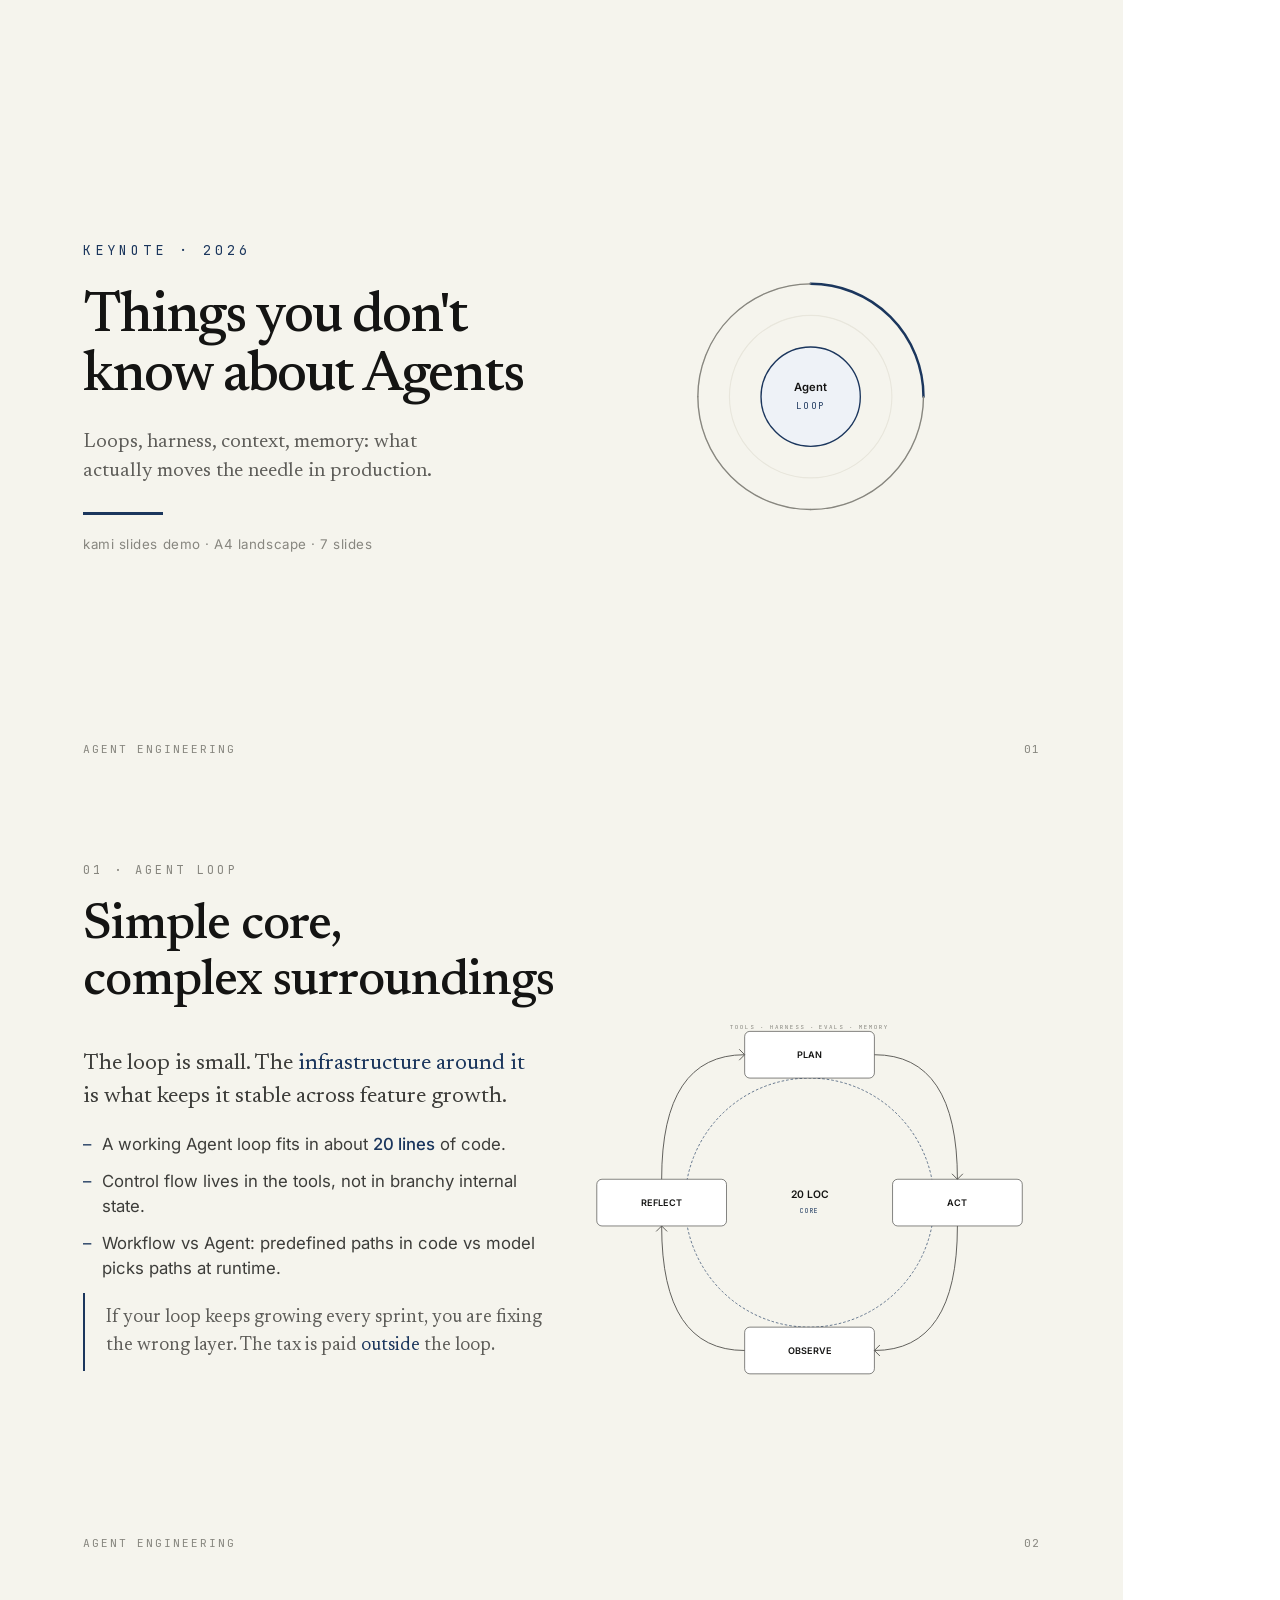
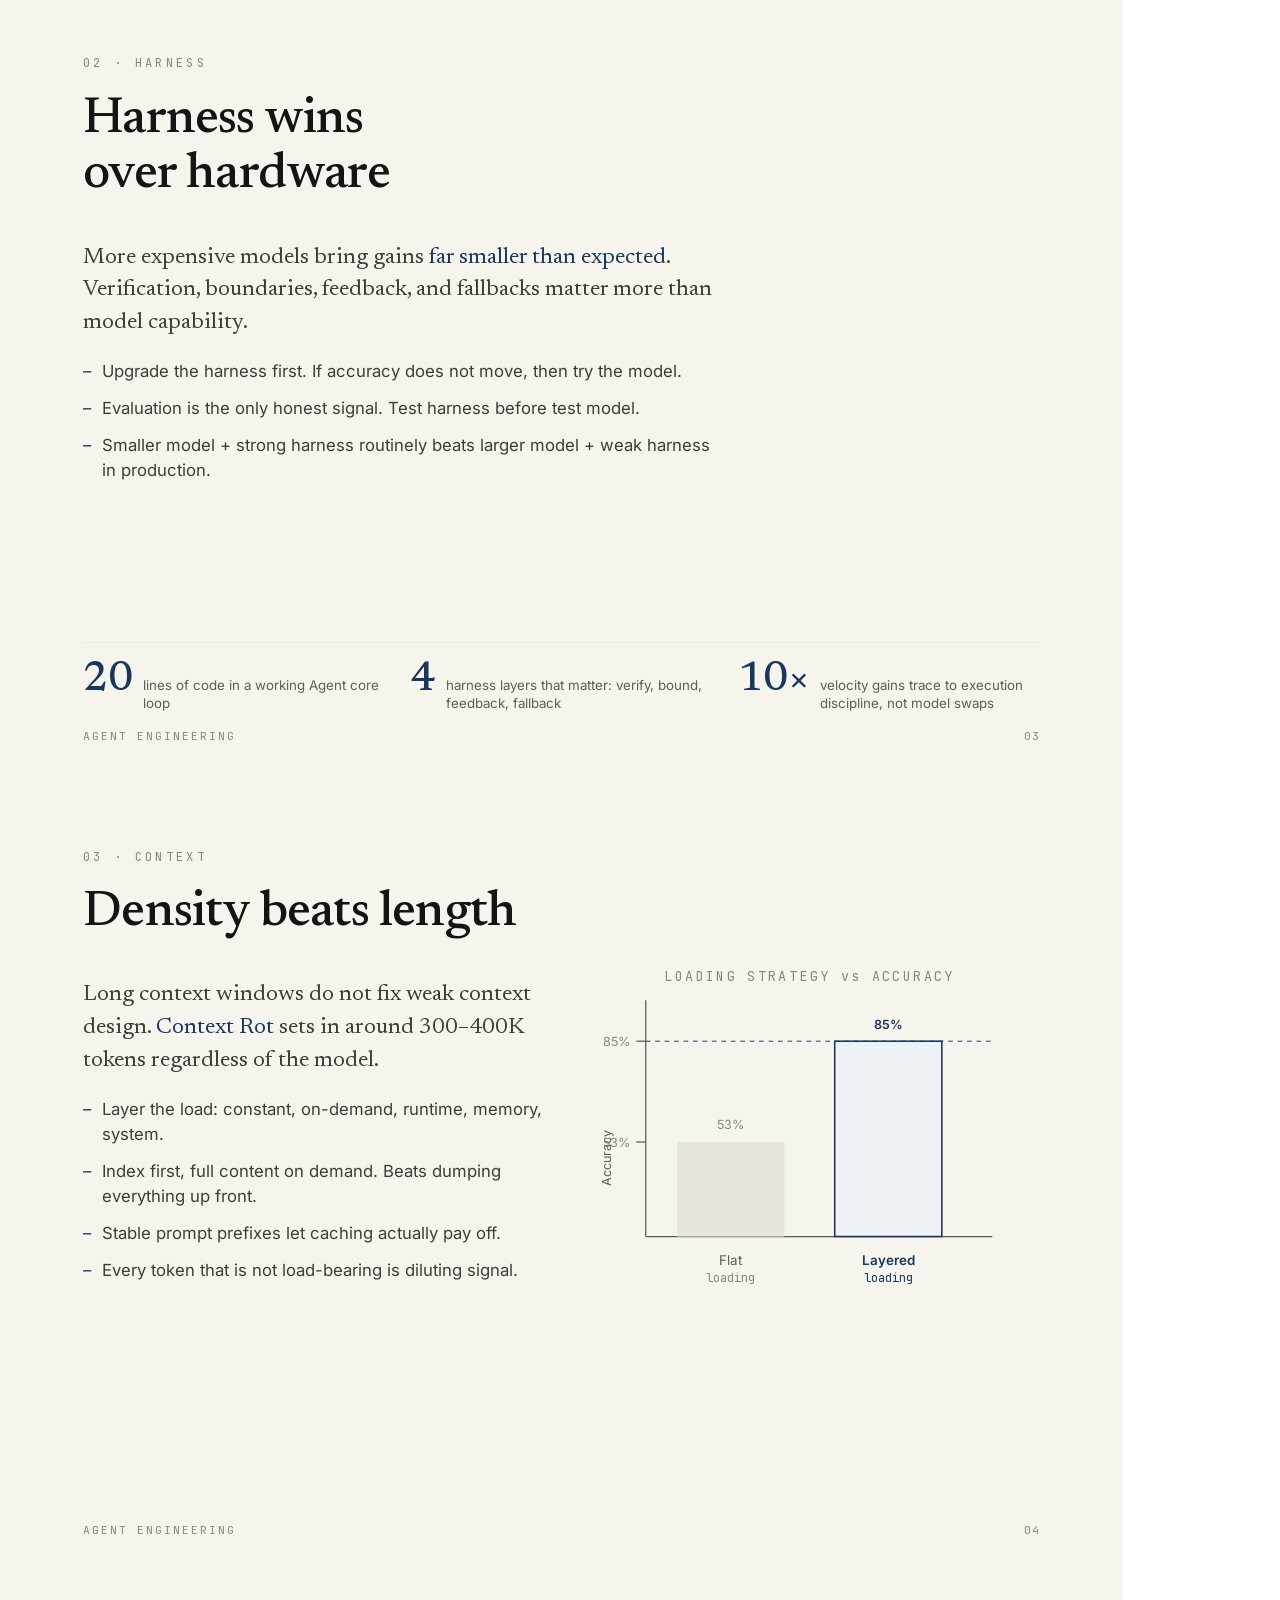
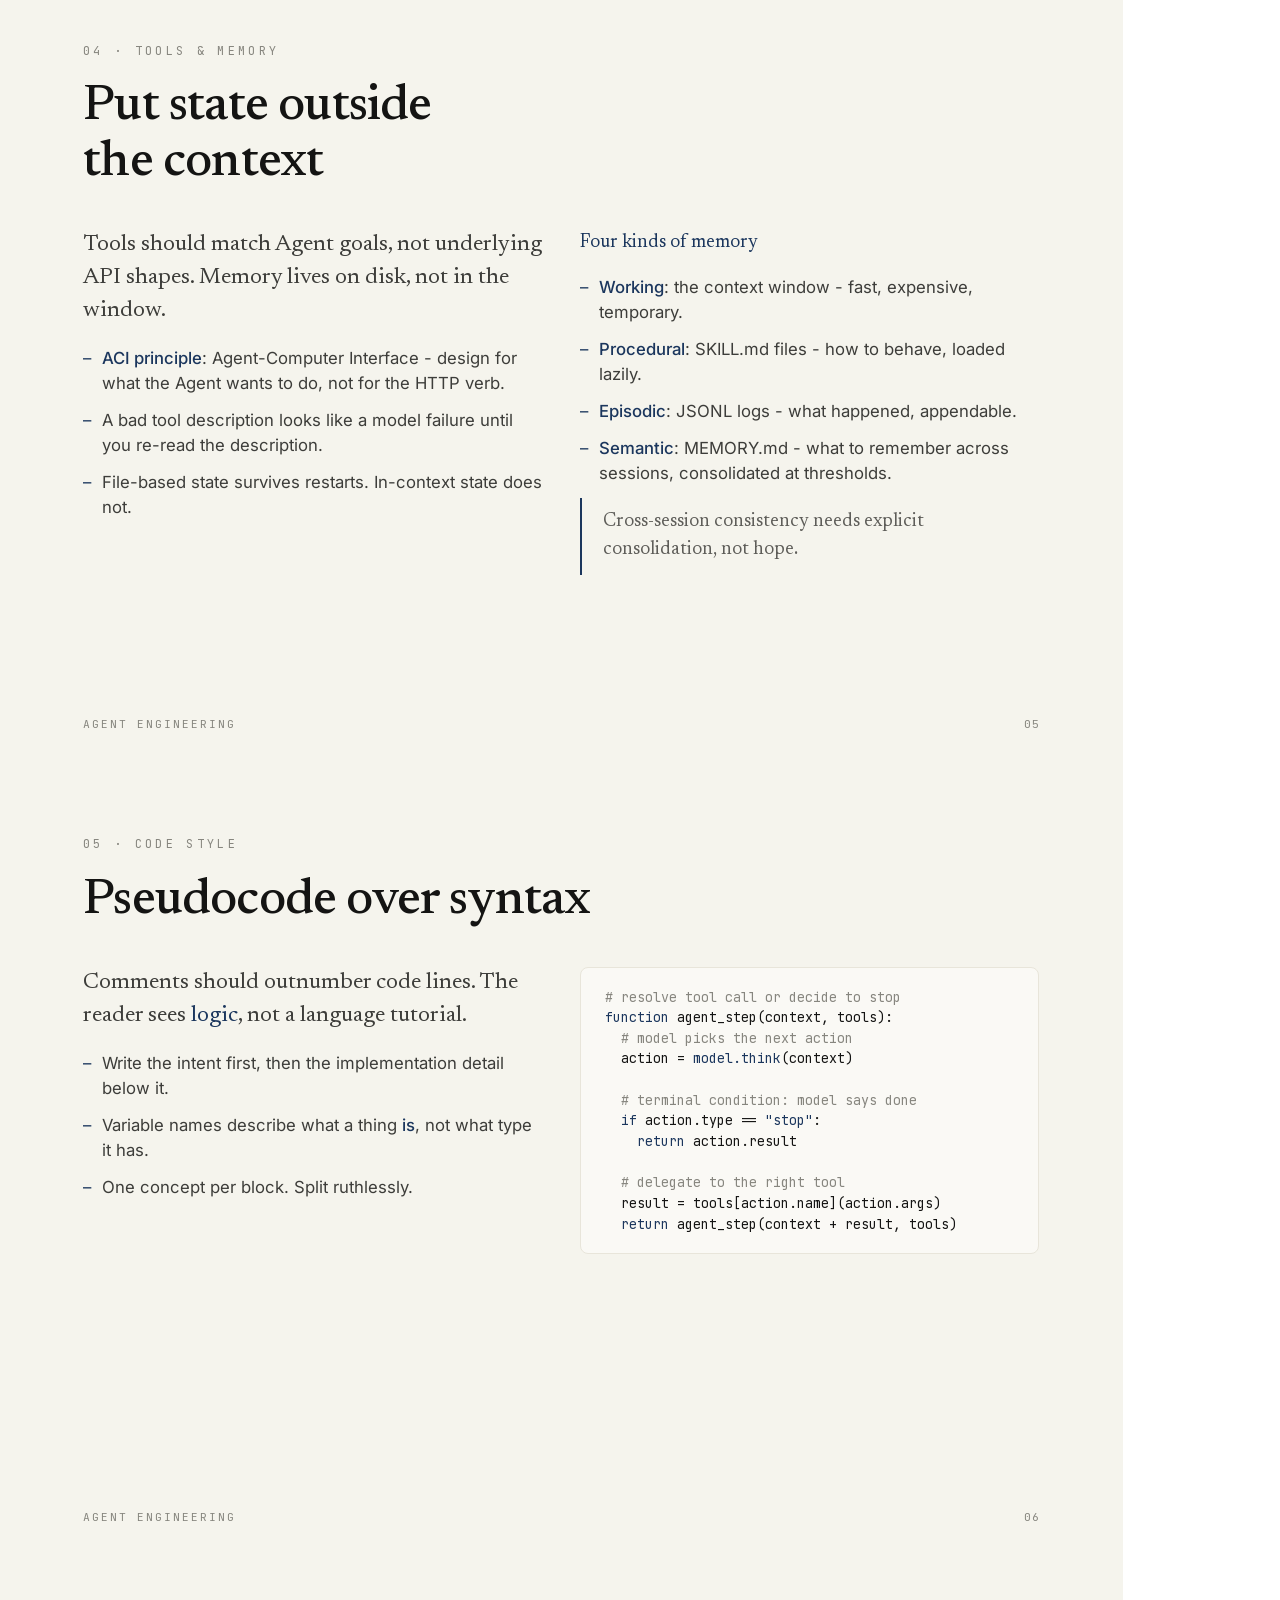
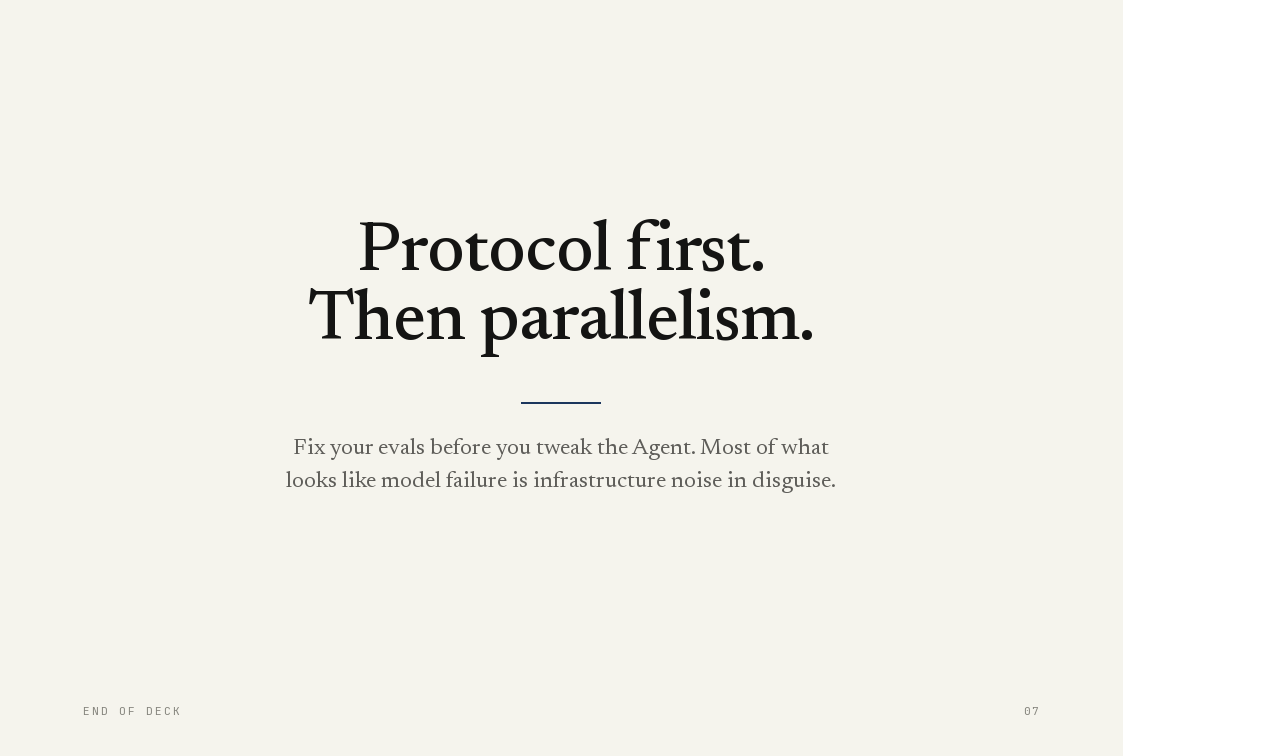
<file: .config/shared/pi/agent/skills/kami/assets/demos/demo-agent-slides.html>
<!DOCTYPE html>
<!-- ==================================================================
     SLIDES DEMO · Agent development · English
     Landscape A4, one slide per page, kami palette.
     Content distilled from the article "Things You Don't Know About Agents"
     (tw93.fun, 2026-03-21).
     ================================================================== -->
<html lang="en">
<head>
<meta charset="UTF-8">
<title>Things You Don't Know About Agents · Slides</title>
<style>
  @font-face {
    font-family: "Newsreader";
    src: url("../fonts/Newsreader.woff2") format("woff2");
    font-weight: 400;
    font-style: normal;
  }
  @font-face {
    font-family: "Newsreader";
    src: url("../fonts/Newsreader.woff2") format("woff2");
    font-weight: 500;
    font-style: normal;
  }
  @font-face {
    font-family: "Inter";
    src: url("../fonts/Inter.woff2") format("woff2");
    font-weight: 400;
    font-style: normal;
  }
  @font-face {
    font-family: "Inter";
    src: url("../fonts/Inter-500.woff2") format("woff2");
    font-weight: 500;
    font-style: normal;
  }
  @font-face {
    font-family: "Inter";
    src: url("../fonts/Inter-600.woff2") format("woff2");
    font-weight: 600;
    font-style: normal;
  }
  @font-face {
    font-family: "JetBrains Mono";
    src: url("../fonts/JetBrainsMono.woff2") format("woff2");
    font-weight: 400;
    font-style: normal;
  }
  @font-face {
    font-family: "JetBrains Mono";
    src: url("../fonts/JetBrainsMono.woff2") format("woff2");
    font-weight: 500;
    font-style: normal;
  }

  @page {
    size: A4 landscape;
    margin: 0;
    background: #f5f4ed;
  }

  * { box-sizing: border-box; margin: 0; padding: 0; }

  :root {
    --parchment:  #f5f4ed;
    --ivory:      #faf9f5;
    --near-black: #141413;
    --dark-warm:  #3d3d3a;
    --olive:      #5e5d59;
    --stone:      #87867f;
    --brand:      #1B365D;
    --brand-tint: #EEF2F7;
    --border:     #e8e6dc;

    --serif: "Newsreader", "Source Serif 4", "Charter", Georgia, serif;
    --sans:  "Inter", -apple-system, BlinkMacSystemFont, "Helvetica Neue", Arial, sans-serif;
    --mono:  "JetBrains Mono", "SF Mono", Consolas, monospace;
  }

  body {
    color: var(--near-black);
    font-family: var(--serif);
  }

  .slide {
    width: 297mm;
    height: 210mm;
    padding: 18mm 22mm;
    background: var(--parchment);
    break-after: page;
    position: relative;
    display: flex;
    flex-direction: column;
  }
  .slide:last-child { break-after: auto; }

  .eyebrow {
    font-family: var(--mono);
    font-size: 9pt;
    letter-spacing: 2.5pt;
    text-transform: uppercase;
    color: var(--stone);
  }

  .page-num {
    position: absolute;
    bottom: 10mm;
    right: 22mm;
    font-family: var(--mono);
    font-size: 8.5pt;
    color: var(--stone);
    letter-spacing: 0.5pt;
    font-variant-numeric: tabular-nums;
  }

  .footer-mark {
    position: absolute;
    bottom: 10mm;
    left: 22mm;
    font-family: var(--mono);
    font-size: 8.5pt;
    color: var(--stone);
    letter-spacing: 1.5pt;
    text-transform: uppercase;
  }

  /* --- Cover --- */
  .cover {
    display: grid;
    grid-template-columns: 1fr 1fr;
    gap: 32pt;
    align-items: center;
  }
  .cover-left { display: flex; flex-direction: column; }
  .cover .mark {
    font-family: var(--mono);
    font-size: 10pt;
    color: var(--brand);
    letter-spacing: 3pt;
    text-transform: uppercase;
    margin-bottom: 22pt;
  }
  .cover h1 {
    font-family: var(--serif);
    font-size: 42pt;
    font-weight: 500;
    line-height: 1.05;
    letter-spacing: -1.5pt;
    color: var(--near-black);
    margin-bottom: 16pt;
  }
  .cover .sub {
    font-family: var(--serif);
    font-size: 15pt;
    color: var(--olive);
    line-height: 1.45;
    max-width: 34ch;
  }
  .cover .line {
    width: 60pt;
    height: 2pt;
    background: var(--brand);
    margin: 20pt 0 16pt 0;
  }
  .cover .meta {
    font-family: var(--sans);
    font-size: 10pt;
    color: var(--stone);
    letter-spacing: 0.4pt;
  }
  .cover-visual { display: flex; align-items: center; justify-content: center; }

  /* --- Content slide --- */
  .slide-head {
    margin-bottom: 10pt;
    display: flex;
    justify-content: space-between;
    align-items: baseline;
  }
  .slide-title {
    font-family: var(--serif);
    font-size: 38pt;
    font-weight: 500;
    line-height: 1.1;
    letter-spacing: -0.6pt;
    color: var(--near-black);
    max-width: 24ch;
    margin-top: 6pt;
    margin-bottom: 28pt;
  }

  .body-grid {
    display: grid;
    grid-template-columns: 1fr 1fr;
    gap: 28pt;
  }
  .body-single {
    max-width: 70ch;
    flex: 1;
  }

  .claim {
    font-family: var(--serif);
    font-size: 17pt;
    line-height: 1.45;
    color: var(--dark-warm);
    margin-bottom: 14pt;
  }
  .claim .hl { color: var(--brand); }

  ul.pts {
    list-style: none;
  }
  ul.pts li {
    font-family: var(--sans);
    font-size: 12.5pt;
    line-height: 1.5;
    color: var(--dark-warm);
    padding-left: 14pt;
    position: relative;
    margin-bottom: 9pt;
  }
  ul.pts li::before {
    content: "\2013";
    position: absolute;
    left: 0;
    color: var(--brand);
  }
  ul.pts li .hl { color: var(--brand); font-weight: 500; }

  /* kami-native callout: transparent + single brand left bar */
  .callout {
    background: transparent;
    border-left: 2pt solid var(--brand);
    padding: 8pt 0 8pt 16pt;
    font-family: var(--serif);
    font-size: 14pt;
    line-height: 1.5;
    color: var(--olive);
    margin-top: 4pt;
  }
  .callout .hl { color: var(--brand); }

  /* kami-native metrics: transparent baseline flex row */
  .metrics {
    display: flex;
    gap: 20pt;
    margin-top: 20pt;
    padding-top: 12pt;
    border-top: 0.3pt dotted var(--border);
  }
  .metric {
    flex: 1;
    display: flex;
    align-items: baseline;
    gap: 8pt;
  }
  .metric .v {
    font-family: var(--serif);
    font-size: 32pt;
    font-weight: 500;
    color: var(--brand);
    line-height: 1;
    font-variant-numeric: tabular-nums;
    letter-spacing: -0.3pt;
  }
  .metric .l {
    font-family: var(--sans);
    font-size: 10pt;
    color: var(--olive);
    line-height: 1.4;
  }

  /* --- Diagram column --- */
  .diagram-col {
    display: flex;
    align-items: flex-start;
    justify-content: center;
    margin-top: -20pt;
  }
  .diagram-col svg { width: 96%; }

  /* --- Ending slide --- */
  .ending { justify-content: center; align-items: center; text-align: center; }
  .ending h1 {
    font-family: var(--serif);
    font-size: 52pt;
    font-weight: 500;
    color: var(--near-black);
    letter-spacing: -0.8pt;
    margin-bottom: 12pt;
  }
  .ending .sub {
    font-family: var(--serif);
    font-size: 17pt;
    color: var(--olive);
    max-width: 44ch;
    line-height: 1.45;
  }
  .ending .line {
    width: 60pt;
    height: 1.5pt;
    background: var(--brand);
    margin: 22pt auto;
  }

  /* --- Code Card --- */
  .code-card {
    background: var(--ivory);
    border: 1px solid #e8e5da;
    border-radius: 6pt;
    padding: 14pt 18pt;
    font-family: var(--mono);
    font-size: 10pt;
    line-height: 1.55;
    color: var(--near-black);
    white-space: pre;
    overflow: hidden;
  }
  .code-card .k { color: var(--brand); }
  .code-card .c { color: #87867f; }
</style>
</head>
<body>

<!-- ═══════════ 01 · Cover ═══════════ -->
<section class="slide cover">
  <div class="cover-left">
    <div class="mark">Keynote · 2026</div>
    <h1>Things you don't know about Agents</h1>
    <div class="sub">Loops, harness, context, memory: what actually moves the needle in production.</div>
    <div class="line"></div>
    <div class="meta">kami slides demo · A4 landscape · 7 slides</div>
  </div>
  <div class="cover-visual">
    <!-- Decorative loop mark: concentric arcs in brand + stone -->
    <svg viewBox="0 0 260 260" xmlns="http://www.w3.org/2000/svg" style="width: 220pt;">
      <circle cx="130" cy="130" r="100" fill="none" stroke="#e8e6dc" stroke-width="1"/>
      <circle cx="130" cy="130" r="72" fill="none" stroke="#e8e6dc" stroke-width="1"/>
      <circle cx="130" cy="130" r="44" fill="#EEF2F7" stroke="#1B365D" stroke-width="1.2"/>
      <!-- arc segments on outer ring to suggest cycle -->
      <path d="M 130 30 A 100 100 0 0 1 230 130" fill="none" stroke="#1B365D" stroke-width="2.2" stroke-linecap="round"/>
      <path d="M 230 130 A 100 100 0 0 1 130 230" fill="none" stroke="#87867f" stroke-width="1.2" stroke-linecap="round"/>
      <path d="M 130 230 A 100 100 0 0 1 30 130" fill="none" stroke="#87867f" stroke-width="1.2" stroke-linecap="round"/>
      <path d="M 30 130 A 100 100 0 0 1 130 30" fill="none" stroke="#87867f" stroke-width="1.2" stroke-linecap="round"/>
      <!-- center label -->
      <text x="130" y="125" text-anchor="middle" font-size="10" font-weight="600" fill="#141413" font-family="'Inter', sans-serif">Agent</text>
      <text x="130" y="141" text-anchor="middle" font-size="8" fill="#1B365D" font-family="'JetBrains Mono', monospace" letter-spacing="2">LOOP</text>
    </svg>
  </div>
  <div class="page-num">01</div>
  <div class="footer-mark">Agent Engineering</div>
</section>

<!-- ═══════════ 02 · Agent loop ═══════════ -->
<section class="slide">
  <div class="slide-head">
    <span class="eyebrow">01 · Agent Loop</span>
  </div>
  <div class="slide-title">Simple core,<br>complex surroundings</div>

  <div class="body-grid">
    <div>
      <p class="claim">The loop is small. The <span class="hl">infrastructure around it</span> is what keeps it stable across feature growth.</p>
      <ul class="pts">
        <li>A working Agent loop fits in about <span class="hl">20 lines</span> of code.</li>
        <li>Control flow lives in the tools, not in branchy internal state.</li>
        <li>Workflow vs Agent: predefined paths in code vs model picks paths at runtime.</li>
      </ul>
      <div class="callout">
        If your loop keeps growing every sprint, you are fixing the wrong layer. The tax is paid <span class="hl">outside</span> the loop.
      </div>
    </div>
    <div class="diagram-col">
      <!-- Agent loop cycle diagram. viewBox 680×560 (same ratio as reference).
           4 nodes 200×72 rx=8, centered at NESW with 12-14px inset from viewBox edges.
           Ring r=192 grazes top/bottom nodes at their inner edges, passes through left/right.
           Q-curve arcs: control at tangent-axis outer corner, giving true quarter-circle sweep.
           Chevron marker (open path, not filled polygon). Core is the only focal element. -->
      <svg viewBox="0 0 680 560" xmlns="http://www.w3.org/2000/svg">
        <!-- surroundings label -->
        <text x="340" y="12" text-anchor="middle" font-size="9" fill="#87867f" font-family="'JetBrains Mono', monospace" letter-spacing="1.5">TOOLS · HARNESS · EVALS · MEMORY</text>

        <!-- dashed ink-blue ring -->
        <circle cx="340" cy="280" r="192" fill="none" stroke="#1B365D" stroke-width="1" stroke-dasharray="4 3"/>

        <!-- PLAN: x=240 y=16 w=200 h=72 rx=8, center (340, 52) -->
        <rect x="240" y="16" width="200" height="72" rx="8" fill="#ffffff" stroke="#141413" stroke-width="0.8"/>
        <text x="340" y="52" text-anchor="middle" dominant-baseline="central" font-size="14" font-weight="600" fill="#141413" font-family="'Inter', sans-serif">PLAN</text>

        <!-- ACT: x=468 y=244 w=200 h=72 rx=8, center (568, 280) -->
        <rect x="468" y="244" width="200" height="72" rx="8" fill="#ffffff" stroke="#141413" stroke-width="0.8"/>
        <text x="568" y="280" text-anchor="middle" dominant-baseline="central" font-size="14" font-weight="600" fill="#141413" font-family="'Inter', sans-serif">ACT</text>

        <!-- OBSERVE: x=240 y=472 w=200 h=72 rx=8, center (340, 508) -->
        <rect x="240" y="472" width="200" height="72" rx="8" fill="#ffffff" stroke="#141413" stroke-width="0.8"/>
        <text x="340" y="508" text-anchor="middle" dominant-baseline="central" font-size="14" font-weight="600" fill="#141413" font-family="'Inter', sans-serif">OBSERVE</text>

        <!-- REFLECT: x=12 y=244 w=200 h=72 rx=8, center (112, 280) -->
        <rect x="12" y="244" width="200" height="72" rx="8" fill="#ffffff" stroke="#141413" stroke-width="0.8"/>
        <text x="112" y="280" text-anchor="middle" dominant-baseline="central" font-size="14" font-weight="600" fill="#141413" font-family="'Inter', sans-serif">REFLECT</text>

        <!-- center: focal CORE text -->
        <text x="340" y="268" text-anchor="middle" dominant-baseline="central" font-size="16" font-weight="600" fill="#141413" font-family="'Inter', sans-serif">20 LOC</text>
        <text x="340" y="292" text-anchor="middle" dominant-baseline="central" font-size="10" fill="#1B365D" font-family="'JetBrains Mono', monospace" letter-spacing="1.5">CORE</text>

        <!-- clockwise arcs (no marker-end; WeasyPrint ignores orient="auto").
             Arrowheads drawn manually as chevron paths below each arc. -->
        <!-- PLAN right-mid (440,52) → ACT top-mid (568,244) via (568,52) -->
        <path d="M 440 52 Q 568 52 568 244" fill="none" stroke="#5e5d59" stroke-width="1.5"/>
        <!-- chevron ↓ at (568, 244) -->
        <path d="M 560 236 L 568 244 L 576 236" fill="none" stroke="#5e5d59" stroke-width="1.5" stroke-linecap="round" stroke-linejoin="round"/>

        <!-- ACT bottom-mid (568,316) → OBSERVE right-mid (440,508) via (568,508) -->
        <path d="M 568 316 Q 568 508 440 508" fill="none" stroke="#5e5d59" stroke-width="1.5"/>
        <!-- chevron ← at (440, 508) -->
        <path d="M 448 500 L 440 508 L 448 516" fill="none" stroke="#5e5d59" stroke-width="1.5" stroke-linecap="round" stroke-linejoin="round"/>

        <!-- OBSERVE left-mid (240,508) → REFLECT bottom-mid (112,316) via (112,508) -->
        <path d="M 240 508 Q 112 508 112 316" fill="none" stroke="#5e5d59" stroke-width="1.5"/>
        <!-- chevron ↑ at (112, 316) -->
        <path d="M 104 324 L 112 316 L 120 324" fill="none" stroke="#5e5d59" stroke-width="1.5" stroke-linecap="round" stroke-linejoin="round"/>

        <!-- REFLECT top-mid (112,244) → PLAN left-mid (240,52) via (112,52) -->
        <path d="M 112 244 Q 112 52 240 52" fill="none" stroke="#5e5d59" stroke-width="1.5"/>
        <!-- chevron → at (240, 52) -->
        <path d="M 232 44 L 240 52 L 232 60" fill="none" stroke="#5e5d59" stroke-width="1.5" stroke-linecap="round" stroke-linejoin="round"/>
      </svg>
    </div>
  </div>
  <div class="page-num">02</div>
  <div class="footer-mark">Agent Engineering</div>
</section>

<!-- ═══════════ 03 · Harness over models ═══════════ -->
<section class="slide">
  <div class="slide-head">
    <span class="eyebrow">02 · Harness</span>
  </div>
  <div class="slide-title">Harness wins<br>over hardware</div>

  <div class="body-single">
    <p class="claim">More expensive models bring gains <span class="hl">far smaller than expected</span>. Verification, boundaries, feedback, and fallbacks matter more than model capability.</p>
    <ul class="pts">
      <li>Upgrade the harness first. If accuracy does not move, then try the model.</li>
      <li>Evaluation is the only honest signal. Test harness before test model.</li>
      <li>Smaller model + strong harness routinely beats larger model + weak harness in production.</li>
    </ul>
  </div>

  <div class="metrics">
    <div class="metric">
      <div class="v">20</div>
      <div class="l">lines of code in a working Agent core loop</div>
    </div>
    <div class="metric">
      <div class="v">4</div>
      <div class="l">harness layers that matter: verify, bound, feedback, fallback</div>
    </div>
    <div class="metric">
      <div class="v">10×</div>
      <div class="l">velocity gains trace to execution discipline, not model swaps</div>
    </div>
  </div>

  <div class="page-num">03</div>
  <div class="footer-mark">Agent Engineering</div>
</section>

<!-- ═══════════ 04 · Context ═══════════ -->
<section class="slide">
  <div class="slide-head">
    <span class="eyebrow">03 · Context</span>
  </div>
  <div class="slide-title">Density beats length</div>

  <div class="body-grid">
    <div>
      <p class="claim">Long context windows do not fix weak context design. <span class="hl">Context Rot</span> sets in around 300–400K tokens regardless of the model.</p>
      <ul class="pts">
        <li>Layer the load: constant, on-demand, runtime, memory, system.</li>
        <li>Index first, full content on demand. Beats dumping everything up front.</li>
        <li>Stable prompt prefixes let caching actually pay off.</li>
        <li>Every token that is not load-bearing is diluting signal.</li>
      </ul>
    </div>
    <div class="diagram-col">
      <!-- Context: flat vs layered accuracy comparison -->
      <svg viewBox="0 0 280 230" xmlns="http://www.w3.org/2000/svg">
        <!-- Background -->
        <rect width="280" height="230" fill="#f5f4ed"/>
        <!-- Title -->
        <text x="140" y="18" text-anchor="middle" font-size="8.5" fill="#87867f" font-family="'JetBrains Mono', monospace" letter-spacing="1.5">LOADING STRATEGY vs ACCURACY</text>
        <!-- Y axis label -->
        <text x="14" y="130" text-anchor="middle" font-size="8" fill="#5e5d59" font-family="'Inter', sans-serif" transform="rotate(-90 14 130)">Accuracy</text>
        <!-- Y axis line -->
        <line x1="36" y1="30" x2="36" y2="180" stroke="#5e5d59" stroke-width="0.8"/>
        <!-- Y axis ticks -->
        <line x1="30" y1="56" x2="36" y2="56" stroke="#5e5d59" stroke-width="0.8"/>
        <text x="26" y="59" text-anchor="end" font-size="8" fill="#87867f" font-family="'Inter', sans-serif">85%</text>
        <line x1="30" y1="120" x2="36" y2="120" stroke="#5e5d59" stroke-width="0.8"/>
        <text x="26" y="123" text-anchor="end" font-size="8" fill="#87867f" font-family="'Inter', sans-serif">53%</text>
        <!-- X axis -->
        <line x1="36" y1="180" x2="256" y2="180" stroke="#5e5d59" stroke-width="0.8"/>
        <!-- bar 1: flat loading -->
        <rect x="56" y="120" width="68" height="60" fill="#e8e6dc" stroke="none"/>
        <text x="90" y="112" text-anchor="middle" font-size="8" fill="#87867f" font-family="'Inter', sans-serif">53%</text>
        <text x="90" y="198" text-anchor="middle" font-size="8.5" fill="#5e5d59" font-family="'Inter', sans-serif">Flat</text>
        <text x="90" y="209" text-anchor="middle" font-size="7.5" fill="#87867f" font-family="'JetBrains Mono', monospace">loading</text>
        <!-- bar 2: layered loading (brand) -->
        <rect x="156" y="56" width="68" height="124" fill="#EEF2F7" stroke="#1B365D" stroke-width="1"/>
        <text x="190" y="48" text-anchor="middle" font-size="8" fill="#1B365D" font-family="'Inter', sans-serif" font-weight="600">85%</text>
        <text x="190" y="198" text-anchor="middle" font-size="8.5" fill="#1B365D" font-family="'Inter', sans-serif" font-weight="600">Layered</text>
        <text x="190" y="209" text-anchor="middle" font-size="7.5" fill="#1B365D" font-family="'JetBrains Mono', monospace">loading</text>
        <!-- dotted line at 85 -->
        <line x1="36" y1="56" x2="256" y2="56" stroke="#1B365D" stroke-width="0.6" stroke-dasharray="3 3"/>
      </svg>
    </div>
  </div>

  <div class="page-num">04</div>
  <div class="footer-mark">Agent Engineering</div>
</section>

<!-- ═══════════ 05 · Tools + Memory ═══════════ -->
<section class="slide">
  <div class="slide-head">
    <span class="eyebrow">04 · Tools &amp; Memory</span>
  </div>
  <div class="slide-title">Put state outside<br>the context</div>

  <div class="body-grid">
    <div>
      <p class="claim">Tools should match Agent goals, not underlying API shapes. Memory lives on disk, not in the window.</p>
      <ul class="pts">
        <li><span class="hl">ACI principle</span>: Agent-Computer Interface - design for what the Agent wants to do, not for the HTTP verb.</li>
        <li>A bad tool description looks like a model failure until you re-read the description.</li>
        <li>File-based state survives restarts. In-context state does not.</li>
      </ul>
    </div>
    <div>
      <p class="claim" style="font-size: 14pt;"><span class="hl">Four kinds of memory</span></p>
      <ul class="pts">
        <li><span class="hl">Working</span>: the context window - fast, expensive, temporary.</li>
        <li><span class="hl">Procedural</span>: SKILL.md files - how to behave, loaded lazily.</li>
        <li><span class="hl">Episodic</span>: JSONL logs - what happened, appendable.</li>
        <li><span class="hl">Semantic</span>: MEMORY.md - what to remember across sessions, consolidated at thresholds.</li>
      </ul>
      <div class="callout">
        Cross-session consistency needs explicit consolidation, not hope.
      </div>
    </div>
  </div>

  <div class="page-num">05</div>
  <div class="footer-mark">Agent Engineering</div>
</section>

<!-- ═══════════ 06 · Code Card demo ═══════════ -->
<section class="slide">
  <div class="slide-head">
    <span class="eyebrow">05 · Code Style</span>
  </div>
  <div class="slide-title">Pseudocode over syntax</div>

  <div class="body-grid">
    <div>
      <p class="claim">Comments should outnumber code lines. The reader sees <span class="hl">logic</span>, not a language tutorial.</p>
      <ul class="pts">
        <li>Write the intent first, then the implementation detail below it.</li>
        <li>Variable names describe what a thing <span class="hl">is</span>, not what type it has.</li>
        <li>One concept per block. Split ruthlessly.</li>
      </ul>
    </div>
    <div style="display:flex;flex-direction:column;gap:14pt;">
      <div class="code-card"><span class="c"># resolve tool call or decide to stop</span>
<span class="k">function</span> agent_step(context, tools):
  <span class="c"># model picks the next action</span>
  action = <span class="k">model.think</span>(context)

  <span class="c"># terminal condition: model says done</span>
  <span class="k">if</span> action.type == <span class="k">"stop"</span>:
    <span class="k">return</span> action.result

  <span class="c"># delegate to the right tool</span>
  result = tools[action.name](action.args)
  <span class="k">return</span> agent_step(context + result, tools)</div>
    </div>
  </div>

  <div class="page-num">06</div>
  <div class="footer-mark">Agent Engineering</div>
</section>

<!-- ═══════════ 07 · Closing ═══════════ -->
<section class="slide ending">
  <h1>Protocol first.<br>Then parallelism.</h1>
  <div class="line"></div>
  <div class="sub">Fix your evals before you tweak the Agent. Most of what looks like model failure is infrastructure noise in disguise.</div>
  <div class="page-num">07</div>
  <div class="footer-mark">End of Deck</div>
</section>

</body>
</html>
</file>
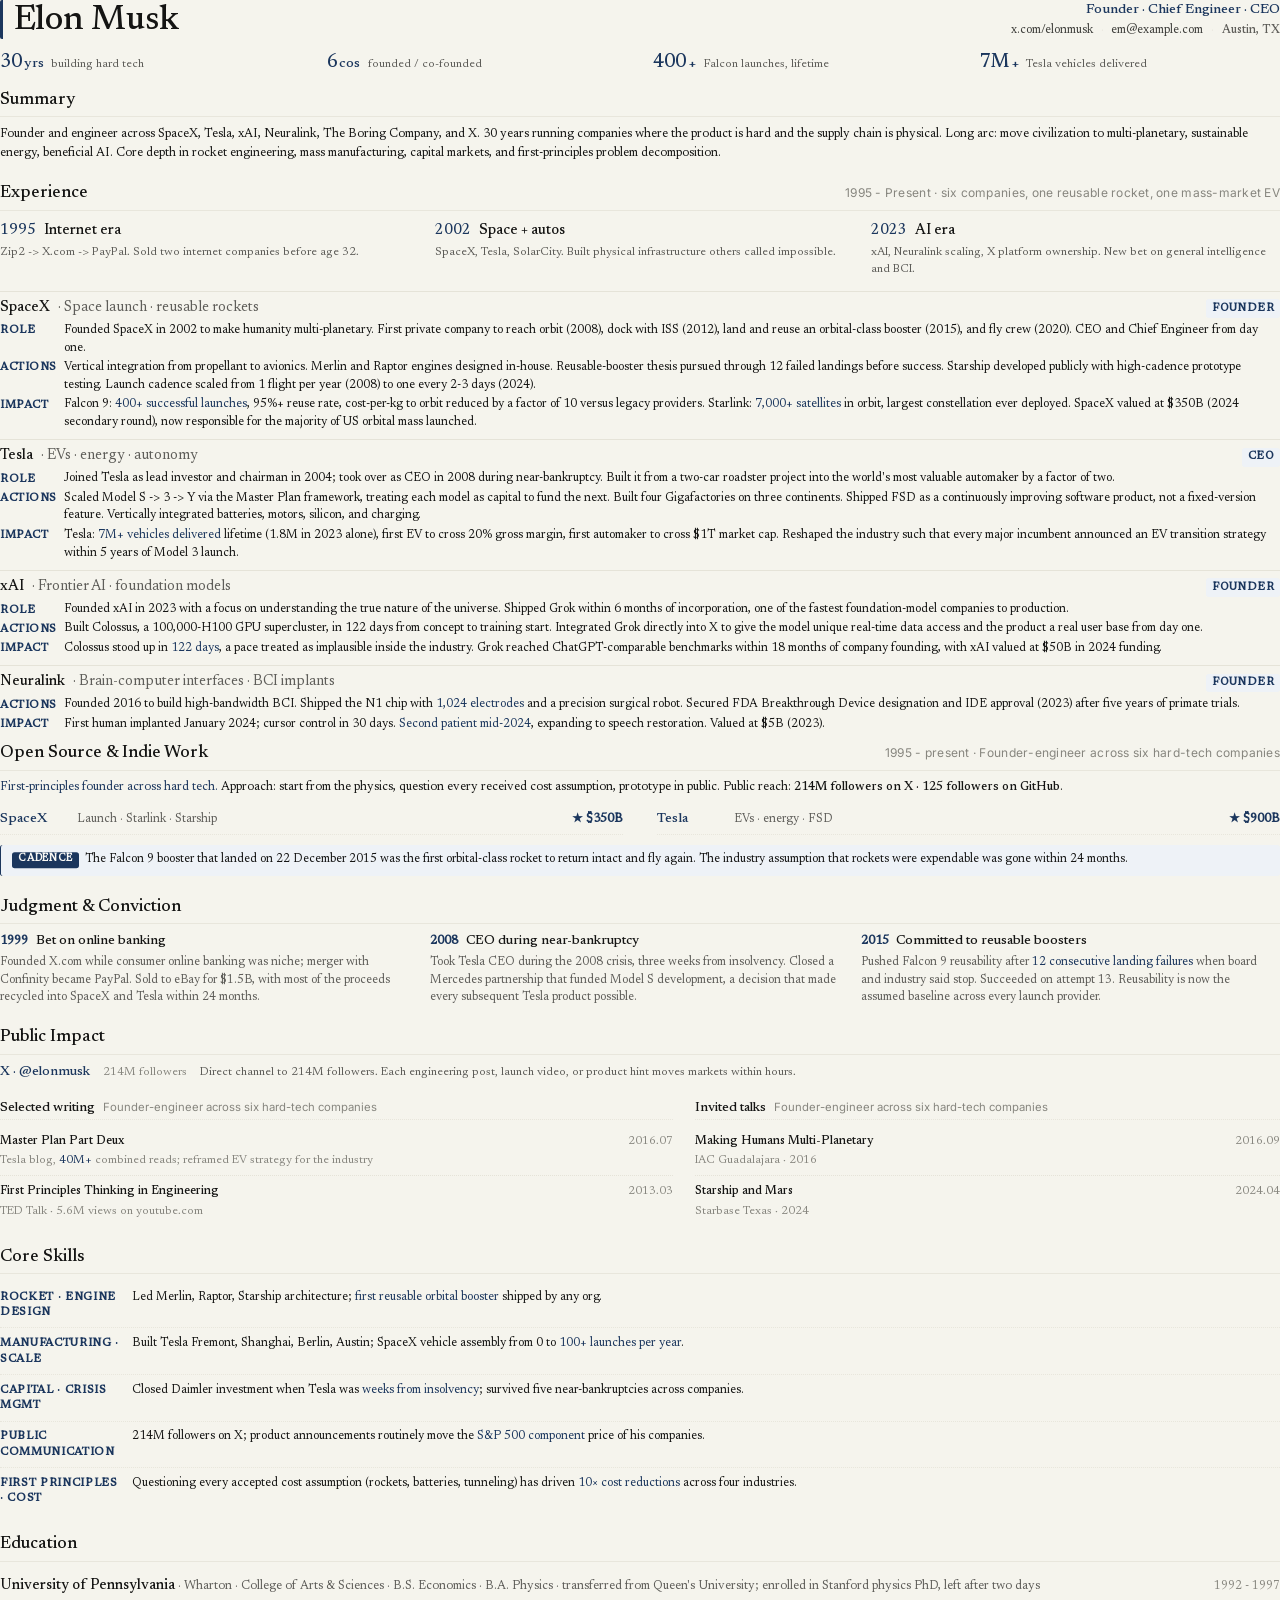
<file: .config/shared/pi/agent/skills/kami/assets/demos/demo-musk-resume.html>
<!DOCTYPE html>
<html lang="en">
<head>
<meta charset="UTF-8">
<title>Elon Musk · Resume</title>
<style>
  @font-face {
    font-family: "Newsreader";
    src: url("../fonts/Newsreader.woff2") format("woff2");
    font-weight: 400;
    font-style: normal;
  }
  @font-face {
    font-family: "Newsreader";
    src: url("../fonts/Newsreader.woff2") format("woff2");
    font-weight: 500;
    font-style: normal;
  }
  @font-face {
    font-family: "Inter";
    src: url("../fonts/Inter.woff2") format("woff2");
    font-weight: 400;
    font-style: normal;
  }
  @font-face {
    font-family: "Inter";
    src: url("../fonts/Inter-500.woff2") format("woff2");
    font-weight: 500;
    font-style: normal;
  }
  @font-face {
    font-family: "Inter";
    src: url("../fonts/Inter-600.woff2") format("woff2");
    font-weight: 600;
    font-style: normal;
  }
  @font-face {
    font-family: "JetBrains Mono";
    src: url("../fonts/JetBrainsMono.woff2") format("woff2");
    font-weight: 400;
    font-style: normal;
  }
  @font-face {
    font-family: "JetBrains Mono";
    src: url("../fonts/JetBrainsMono.woff2") format("woff2");
    font-weight: 500;
    font-style: normal;
  }

  @page {
    size: A4;
    margin: 11mm 13mm 11mm 13mm;
    background: #f5f4ed;
  }

  * { box-sizing: border-box; margin: 0; padding: 0; }

  :root {
    --parchment: #f5f4ed;
    --ivory:     #faf9f5;
    --sand:      #e8e6dc;
    --border:    #e8e6dc;
    --border-soft: #e5e3d8;
    --near-black: #141413;
    --dark-warm: #3d3d3a;
    --olive:     #5e5d59;
    --stone:     #87867f;
    --brand:     #1B365D;
    --brand-tint: #EEF2F7;
    --brand-tint-strong: #E4ECF5;

    --serif: "Newsreader", "Source Serif 4", "Source Serif Pro", "Charter",
             Georgia, "Times New Roman", serif;
    --sans:  "Inter", -apple-system, BlinkMacSystemFont,
             "Helvetica Neue", Arial, sans-serif;
    --mono:  "JetBrains Mono", "SF Mono", "Fira Code",
             Consolas, Monaco, monospace;
  }

  html, body { background: var(--parchment); }

  body {
    color: var(--near-black);
    font-family: var(--serif);
    font-size: 9.4pt;
    line-height: 1.42;
    letter-spacing: 0;
  }

  .serif { font-family: var(--serif); }
  .mono  { font-family: var(--mono); }

  a { color: var(--brand); text-decoration: none; }

  /* HEADER */
  .header {
    display: flex;
    align-items: flex-end;
    justify-content: space-between;
    margin-bottom: 3mm;
    border-left: 2.5pt solid var(--brand);
    border-radius: 1.5pt;
    padding-left: 8pt;
  }
  .header > div:first-child { flex-shrink: 0; }
  .name {
    font-family: var(--serif);
    font-size: 26pt;
    font-weight: 500;
    letter-spacing: -0.2pt;
    color: var(--near-black);
    line-height: 1;
    display: flex;
    align-items: baseline;
    gap: 3mm;
    white-space: nowrap;
  }
  .alias {
    font-size: 12.5pt;
    font-weight: 400;
    color: var(--stone);
  }
  .contact {
    text-align: right;
    font-size: 9pt;
    color: var(--stone);
    line-height: 1.5;
  }
  .contact .role {
    color: var(--brand);
    font-size: 10.5pt;
    font-weight: 500;
  }
  .contact .sep { color: var(--border); margin: 0 0.4em; }
  .contact a { color: var(--dark-warm); }
  .contact .loc { color: var(--olive); font-weight: 500; }

  /* METRICS */
  .metrics { display: flex; gap: 7mm; margin-bottom: 3mm; }
  .metric {
    flex: 1;
    padding: 1mm 0;
    display: flex;
    align-items: baseline;
    gap: 2mm;
    break-inside: avoid;
  }
  .metric-value {
    font-family: var(--serif);
    font-size: 14pt;
    font-weight: 500;
    color: var(--brand);
    line-height: 1;
    font-variant-numeric: tabular-nums;
  }
  .metric-value .unit {
    font-size: 10.5pt;
    margin-left: 0.5mm;
    font-weight: 500;
    color: var(--brand);
  }
  .metric-label { font-size: 8.8pt; color: var(--olive); line-height: 1.2; }

  /* SECTION TITLE */
  .section-title {
    font-family: var(--serif);
    font-size: 13pt;
    font-weight: 500;
    color: var(--near-black);
    border-bottom: 0.5pt solid var(--border);
    padding: 0 0 3pt 0;
    margin: 5mm 0 2mm 0;
    display: flex;
    align-items: baseline;
    gap: 2.5mm;
  }
  .section-title .sub {
    margin-left: auto;
    font-family: var(--sans);
    font-weight: 400;
    font-size: 9pt;
    color: var(--stone);
    letter-spacing: 0.2pt;
  }
  section:first-of-type .section-title { margin-top: 0; }
  .page-break > .section-title { margin-top: 0; }

  /* SUMMARY */
  .summary { font-size: 9.4pt; line-height: 1.48; color: var(--near-black); }
  .summary .hl { color: var(--brand); }

  /* TIMELINE */
  .timeline { display: flex; gap: 7mm; margin-bottom: 2.5mm; }
  .tl-step { flex: 1; padding: 0.8mm 0; break-inside: avoid; }
  .tl-top {
    display: flex; align-items: baseline; gap: 2mm;
    margin-bottom: 0.6mm;
  }
  .tl-year {
    font-family: var(--serif);
    font-size: 11pt; font-weight: 500;
    color: var(--brand); line-height: 1;
  }
  .tl-head {
    font-size: 11pt; font-weight: 500;
    color: var(--near-black);
  }
  .tl-body { font-size: 8.8pt; color: var(--olive); line-height: 1.45; }

  /* PROJECTS */
  .project {
    padding: 1.6mm 0;
    border-top: 0.4pt solid var(--border-soft);
    break-inside: avoid;
  }
  .project:first-of-type {
    border-top: 0.4pt solid var(--border);
    padding-top: 1.6mm;
  }
  .proj-head {
    display: flex; align-items: baseline;
    gap: 2mm; margin-bottom: 0.9mm;
  }
  .proj-name {
    font-family: var(--serif);
    font-size: 11pt; font-weight: 500; color: var(--near-black);
  }
  .proj-kind { font-size: 11pt; color: var(--olive); }
  .proj-role {
    font-size: 8.4pt; color: var(--brand); font-weight: 600;
    margin-left: auto; background: #EEF2F7;
    padding: 0.4mm 1.6mm; border-radius: 2pt; letter-spacing: 0.3pt;
    text-transform: uppercase;
  }
  .proj-lines { display: table; width: 100%; }
  .proj-row { display: table-row; }
  .proj-label {
    display: table-cell; width: 16mm;
    font-size: 8.5pt; color: var(--brand);
    font-weight: 600; letter-spacing: 0.4pt;
    text-transform: uppercase;
    padding: 0.4mm 0 0.4mm 0; vertical-align: top;
  }
  .proj-text {
    display: table-cell; font-size: 9.2pt;
    color: var(--near-black); line-height: 1.45;
    padding: 0 0 0.4mm 1mm;
  }
  .proj-text .hl { color: var(--brand); }

  /* PAGE 2 FORCE BREAK */
  .page-break { break-before: page; }

  /* OPEN SOURCE */
  .os-intro {
    font-size: 9.4pt; line-height: 1.45;
    color: var(--near-black);
    margin: 1.6mm 0 2.4mm 0;
    break-inside: avoid;
  }
  .os-intro .hl { color: var(--brand); }
  .os-intro .strong { color: var(--near-black); font-weight: 500; }

  .os-grid {
    display: grid;
    grid-template-columns: 1fr 1fr;
    column-gap: 9mm; row-gap: 1.2mm;
  }
  .os-item {
    display: flex; align-items: baseline;
    gap: 2.5mm; padding: 1.2mm 0;
    border-bottom: 0.3pt dotted var(--border);
    break-inside: avoid;
  }
  .os-name {
    font-family: var(--serif);
    font-size: 10.5pt; font-weight: 500;
    flex-shrink: 0; min-width: 18mm;
  }
  .os-name a { color: var(--brand); }
  .os-desc { font-size: 9pt; color: var(--olive); line-height: 1.4; flex: 1; }
  .os-star {
    font-size: 8.8pt; color: var(--dark-warm);
    font-weight: 600; white-space: nowrap;
    flex-shrink: 0; min-width: 10mm; text-align: right;
    font-variant-numeric: tabular-nums;
  }
  .os-star.big { color: var(--brand); font-size: 9.2pt; }

  .os-highlight {
    margin-top: 2.5mm;
    padding: 1.8mm 3mm;
    background: var(--brand-tint);
    border-left: 1.4pt solid var(--brand);
    border-radius: 2pt;
    font-size: 9pt; line-height: 1.45;
    color: var(--near-black);
    break-inside: avoid;
  }
  .os-highlight .hl { color: var(--brand); }
  .os-highlight .tag {
    display: inline-block;
    background: var(--brand); color: var(--ivory);
    font-size: 7.6pt; font-weight: 600;
    padding: 0.2mm 1.6mm; border-radius: 2pt;
    margin-right: 1.5mm; letter-spacing: 0.5pt;
    text-transform: uppercase;
    transform: translateY(-0.2mm);
  }

  /* CONVICTIONS */
  .convictions {
    display: grid;
    grid-template-columns: 1fr 1fr 1fr;
    gap: 3mm;
    margin-top: 1.4mm;
  }
  .conv-card { padding: 0 2mm 0 0; break-inside: avoid; }
  .conv-head {
    font-family: var(--serif);
    font-size: 10pt; font-weight: 500;
    color: var(--near-black); margin-bottom: 1mm;
    display: flex; align-items: baseline; gap: 2mm;
  }
  .conv-head .year {
    color: var(--brand); font-weight: 600;
    font-size: 9pt;
    font-variant-numeric: tabular-nums;
  }
  .conv-body {
    font-size: 9pt; color: var(--olive);
    line-height: 1.45;
  }
  .conv-body .hl { color: var(--brand); }

  /* IMPACT */
  .handle-strip {
    padding: 0; margin: 1.4mm 0 2mm 0;
    display: flex; align-items: baseline; gap: 3.5mm;
    break-inside: avoid;
  }
  .handle-strip .handle {
    font-family: var(--serif);
    font-size: 10pt; font-weight: 500; color: var(--brand);
    flex-shrink: 0;
  }
  .handle-strip .follower { font-size: 8.8pt; color: var(--stone); flex-shrink: 0; font-variant-numeric: tabular-nums; }
  .handle-strip .desc { font-size: 8.8pt; color: var(--olive); line-height: 1.45; flex: 1; }

  .impact-grid { display: grid; grid-template-columns: 1.15fr 1fr; gap: 6mm; }
  .inf-block-title {
    margin-top: 2.5mm;
    font-family: var(--serif);
    font-size: 10pt; font-weight: 500;
    color: var(--near-black);
    margin-bottom: 1.5mm; padding-bottom: 0.5mm;
    border-bottom: 0.3pt dotted var(--border);
    display: flex; align-items: baseline; gap: 2mm;
  }
  .inf-block-title .small {
    font-family: var(--sans);
    font-size: 8.5pt; color: var(--stone);
    font-weight: 400;
  }
  .art-row {
    padding: 1.8mm 0;
    border-bottom: 0.3pt dotted var(--border-soft);
  }
  .talk-row {
    display: flex; justify-content: space-between;
    align-items: flex-start;
    gap: 2mm; padding: 1.8mm 0;
    border-bottom: 0.3pt dotted var(--border-soft);
  }
  .art-row:last-of-type, .talk-row:last-of-type { border-bottom: none; }
  .art-header {
    display: flex; align-items: baseline;
    justify-content: space-between;
    gap: 2mm;
  }
  .art-title, .talk-title {
    font-size: 9.2pt; color: var(--near-black);
    font-weight: 500; line-height: 1.4;
    flex: 1 1 auto; min-width: 0;
  }
  .art-stats, .talk-venue {
    font-size: 8.8pt; color: var(--stone);
    line-height: 1.4; margin-top: 0.6mm;
  }
  .art-stats .em-brand { color: var(--brand); }
  .art-date, .talk-date {
    font-size: 8.8pt; color: var(--stone);
    font-variant-numeric: tabular-nums;
    font-weight: 400;
    white-space: nowrap;
  }

  /* SKILLS */
  .skill-row {
    display: flex; gap: 3mm; padding: 1.8mm 0;
    border-bottom: 0.3pt dotted var(--border);
    align-items: baseline;
  }
  .skill-row:last-of-type { border-bottom: none; }
  .skill-label {
    font-size: 8.6pt; font-weight: 600;
    color: var(--brand); letter-spacing: 0.5pt;
    text-transform: uppercase;
    width: 32mm; flex-shrink: 0;
    line-height: 1.35;
  }
  .skill-body { font-size: 9.2pt; color: var(--near-black); line-height: 1.45; flex: 1; }
  .skill-body .em-brand { color: var(--brand); }

  /* EDUCATION */
  .edu-row {
    display: flex; justify-content: space-between;
    align-items: baseline; padding: 1.8mm 0;
  }
  .edu-row .school {
    font-family: var(--serif);
    font-weight: 500; font-size: 11pt;
  }
  .edu-row .major { color: var(--olive); font-size: 9.4pt; }
  .edu-row .date { color: var(--stone); font-variant-numeric: tabular-nums; font-size: 9pt; }
</style>
</head>
<body>

<!-- =====================================================================
     Usage:
 - Replace all {{VAR}} placeholders with real content
 - Drop sections that don't apply (e.g. no open source -> remove that block)
 - Each project strictly three-part: ROLE / ACTIONS / IMPACT
 - Must verify: 2 pages exactly (strict)
       python3 scripts/build.py resume-en
 - Content strategy: references/writing.en.md
     ===================================================================== -->


<!-- ═══════════ PAGE 1 ═══════════ -->

<div class="header">
  <div>
    <div class="name serif">Elon Musk</div>
  </div>
  <div class="contact">
    <span class="role">Founder · Chief Engineer · CEO</span>
    <br>
    <a href="https://x.com/elonmusk">x.com/elonmusk</a>
    <span class="sep">·</span>
    <a href="mailto:em@example.com">em@example.com</a>
    <span class="sep">·</span>
    <span class="loc">Austin, TX</span>
  </div>
</div>

<!-- Four strongest numeric badges -->
<div class="metrics">
  <div class="metric"><span class="metric-value serif">30<span class="unit">yrs</span></span><span class="metric-label">building hard tech</span></div>
  <div class="metric"><span class="metric-value serif">6<span class="unit">cos</span></span><span class="metric-label">founded / co-founded</span></div>
  <div class="metric"><span class="metric-value serif">400<span class="unit">+</span></span><span class="metric-label">Falcon launches, lifetime</span></div>
  <div class="metric"><span class="metric-value serif">7M<span class="unit">+</span></span><span class="metric-label">Tesla vehicles delivered</span></div>
</div>

<section>
  <div class="section-title">Summary</div>
  <div class="summary">
    Founder and engineer across SpaceX, Tesla, xAI, Neuralink, The Boring Company, and X. 30 years running companies where the product is hard and the supply chain is physical. Long arc: move civilization to multi-planetary, sustainable energy, beneficial AI. Core depth in rocket engineering, mass manufacturing, capital markets, and first-principles problem decomposition.
  </div>
</section>

<section>
  <div class="section-title">Experience<span class="sub">1995 - Present · six companies, one reusable rocket, one mass-market EV</span></div>

  <!-- Timeline: three-step long-range arc -->
  <div class="timeline">
    <div class="tl-step">
      <div class="tl-top"><div class="tl-year serif">1995</div><div class="tl-head">Internet era</div></div>
      <div class="tl-body">Zip2 -> X.com -> PayPal. Sold two internet companies before age 32.</div>
    </div>
    <div class="tl-step">
      <div class="tl-top"><div class="tl-year serif">2002</div><div class="tl-head">Space + autos</div></div>
      <div class="tl-body">SpaceX, Tesla, SolarCity. Built physical infrastructure others called impossible.</div>
    </div>
    <div class="tl-step">
      <div class="tl-top"><div class="tl-year serif">2023</div><div class="tl-head">AI era</div></div>
      <div class="tl-body">xAI, Neuralink scaling, X platform ownership. New bet on general intelligence and BCI.</div>
    </div>
  </div>

  <!-- Project block - repeat 3–5 times -->
  <div class="project">
    <div class="proj-head">
      <span class="proj-name serif">SpaceX</span>
      <span class="proj-kind">· Space launch · reusable rockets</span>
      <span class="proj-role">founder</span>
    </div>
    <div class="proj-lines">
      <div class="proj-row">
        <div class="proj-label">Role</div>
        <div class="proj-text">Founded SpaceX in 2002 to make humanity multi-planetary. First private company to reach orbit (2008), dock with ISS (2012), land and reuse an orbital-class booster (2015), and fly crew (2020). CEO and Chief Engineer from day one.</div>
      </div>
      <div class="proj-row">
        <div class="proj-label">Actions</div>
        <div class="proj-text">Vertical integration from propellant to avionics. Merlin and Raptor engines designed in-house. Reusable-booster thesis pursued through 12 failed landings before success. Starship developed publicly with high-cadence prototype testing. Launch cadence scaled from 1 flight per year (2008) to one every 2-3 days (2024).</div>
      </div>
      <div class="proj-row">
        <div class="proj-label">Impact</div>
        <div class="proj-text">Falcon 9: <span class="hl">400+ successful launches</span>, 95%+ reuse rate, cost-per-kg to orbit reduced by a factor of 10 versus legacy providers. Starlink: <span class="hl">7,000+ satellites</span> in orbit, largest constellation ever deployed. SpaceX valued at $350B (2024 secondary round), now responsible for the majority of US orbital mass launched.</div>
      </div>
    </div>
  </div>

  <div class="project">
    <div class="proj-head">
      <span class="proj-name serif">Tesla</span>
      <span class="proj-kind">· EVs · energy · autonomy</span>
      <span class="proj-role">ceo</span>
    </div>
    <div class="proj-lines">
      <div class="proj-row">
        <div class="proj-label">Role</div>
        <div class="proj-text">Joined Tesla as lead investor and chairman in 2004; took over as CEO in 2008 during near-bankruptcy. Built it from a two-car roadster project into the world's most valuable automaker by a factor of two.</div>
      </div>
      <div class="proj-row">
        <div class="proj-label">Actions</div>
        <div class="proj-text">Scaled Model S -> 3 -> Y via the Master Plan framework, treating each model as capital to fund the next. Built four Gigafactories on three continents. Shipped FSD as a continuously improving software product, not a fixed-version feature. Vertically integrated batteries, motors, silicon, and charging.</div>
      </div>
      <div class="proj-row">
        <div class="proj-label">Impact</div>
        <div class="proj-text">Tesla: <span class="hl">7M+ vehicles delivered</span> lifetime (1.8M in 2023 alone), first EV to cross 20% gross margin, first automaker to cross $1T market cap. Reshaped the industry such that every major incumbent announced an EV transition strategy within 5 years of Model 3 launch.</div>
      </div>
    </div>
  </div>

  <div class="project">
    <div class="proj-head">
      <span class="proj-name serif">xAI</span>
      <span class="proj-kind">· Frontier AI · foundation models</span>
      <span class="proj-role">founder</span>
    </div>
    <div class="proj-lines">
      <div class="proj-row">
        <div class="proj-label">Role</div>
        <div class="proj-text">Founded xAI in 2023 with a focus on understanding the true nature of the universe. Shipped Grok within 6 months of incorporation, one of the fastest foundation-model companies to production.</div>
      </div>
      <div class="proj-row">
        <div class="proj-label">Actions</div>
        <div class="proj-text">Built Colossus, a 100,000-H100 GPU supercluster, in 122 days from concept to training start. Integrated Grok directly into X to give the model unique real-time data access and the product a real user base from day one.</div>
      </div>
      <div class="proj-row">
        <div class="proj-label">Impact</div>
        <div class="proj-text">Colossus stood up in <span class="hl">122 days</span>, a pace treated as implausible inside the industry. Grok reached ChatGPT-comparable benchmarks within 18 months of company founding, with xAI valued at $50B in 2024 funding.</div>
      </div>
    </div>
  </div>

  <div class="project">
    <div class="proj-head">
      <span class="proj-name serif">Neuralink</span>
      <span class="proj-kind">· Brain-computer interfaces · BCI implants</span>
      <span class="proj-role">founder</span>
    </div>
    <div class="proj-lines">
      <div class="proj-row">
        <div class="proj-label">Actions</div>
        <div class="proj-text">Founded 2016 to build high-bandwidth BCI. Shipped the N1 chip with <span class="hl">1,024 electrodes</span> and a precision surgical robot. Secured FDA Breakthrough Device designation and IDE approval (2023) after five years of primate trials.</div>
      </div>
      <div class="proj-row">
        <div class="proj-label">Impact</div>
        <div class="proj-text">First human implanted January 2024; cursor control in 30 days. <span class="hl">Second patient mid-2024</span>, expanding to speech restoration. Valued at $5B (2023).</div>
      </div>
    </div>
  </div>
</section>


<!-- ═══════════ PAGE 2 ═══════════ -->

<section class="page-break">
  <div class="section-title">Open Source &amp; Indie Work<span class="sub">1995 - present · Founder-engineer across six hard-tech companies</span></div>

  <div class="os-intro">
    <span class="hl">First-principles founder across hard tech.</span> Approach: start from the physics, question every received cost assumption, prototype in public. Public reach: <span class="strong">214M followers on X · 125 followers on GitHub</span>.
  </div>

  <div class="os-grid">
    <div class="os-item">
      <span class="os-name serif"><a href="https://spacex.com">SpaceX</a></span>
      <span class="os-desc">Launch · Starlink · Starship</span>
      <span class="os-star big">★ $350B</span>
    </div>
    <div class="os-item">
      <span class="os-name serif"><a href="https://tesla.com">Tesla</a></span>
      <span class="os-desc">EVs · energy · FSD</span>
      <span class="os-star big">★ $900B</span>
    </div>
  </div>

  <div class="os-highlight">
    <span class="tag">Cadence</span>The Falcon 9 booster that landed on 22 December 2015 was the first orbital-class rocket to return intact and fly again. The industry assumption that rockets were expendable was gone within 24 months.
  </div>
</section>

<section>
  <div class="section-title">Judgment &amp; Conviction</div>
  <div class="convictions">
    <div class="conv-card">
      <div class="conv-head"><span class="year">1999</span>Bet on online banking</div>
      <div class="conv-body">
        Founded X.com while consumer online banking was niche; merger with Confinity became PayPal. Sold to eBay for $1.5B, with most of the proceeds recycled into SpaceX and Tesla within 24 months.
      </div>
    </div>
    <div class="conv-card">
      <div class="conv-head"><span class="year">2008</span>CEO during near-bankruptcy</div>
      <div class="conv-body">
        Took Tesla CEO during the 2008 crisis, three weeks from insolvency. Closed a Mercedes partnership that funded Model S development, a decision that made every subsequent Tesla product possible.
      </div>
    </div>
    <div class="conv-card">
      <div class="conv-head"><span class="year">2015</span>Committed to reusable boosters</div>
      <div class="conv-body">
        Pushed Falcon 9 reusability after <span class="hl">12 consecutive landing failures</span> when board and industry said stop. Succeeded on attempt 13. Reusability is now the assumed baseline across every launch provider.
      </div>
    </div>
  </div>
</section>

<section>
  <div class="section-title">Public Impact</div>

  <div class="handle-strip">
    <span class="handle serif">X · <a href="https://tesla.com/blog" style="color: var(--brand); border-bottom: none;">@elonmusk</a></span>
    <span class="follower">214M followers</span>
    <span class="desc">Direct channel to 214M followers. Each engineering post, launch video, or product hint moves markets within hours.</span>
  </div>

  <div class="impact-grid">
    <div>
      <div class="inf-block-title">Selected writing<span class="small">Founder-engineer across six hard-tech companies</span></div>
      <div class="art-row">
        <div class="art-header">
          <a class="art-title" href="https://youtube.com/ted" style="text-decoration: none;">Master Plan Part Deux</a>
          <span class="art-date">2016.07</span>
        </div>
        <div class="art-stats">Tesla blog, <span class="em-brand">40M+</span> combined reads; reframed EV strategy for the industry</div>
      </div>
      <div class="art-row">
        <div class="art-header">
          <a class="art-title" href="https://spacex.com" style="text-decoration: none;">First Principles Thinking in Engineering</a>
          <span class="art-date">2013.03</span>
        </div>
        <div class="art-stats">TED Talk · 5.6M views on youtube.com</div>
      </div>
    </div>

    <div>
      <div class="inf-block-title">Invited talks<span class="small">Founder-engineer across six hard-tech companies</span></div>
      <div class="talk-row">
        <div>
          <div class="talk-title">Making Humans Multi-Planetary</div>
          <div class="talk-venue">IAC Guadalajara · 2016</div>
        </div>
        <div class="talk-date">2016.09</div>
      </div>
      <div class="talk-row">
        <div>
          <div class="talk-title">Starship and Mars</div>
          <div class="talk-venue">Starbase Texas · 2024</div>
        </div>
        <div class="talk-date">2024.04</div>
      </div>
    </div>
  </div>
</section>

<section>
  <div class="section-title">Core Skills</div>
  <!-- Five fixed rows, each with at least one brand-color emphasis -->
  <div class="skill-row">
    <div class="skill-label">Rocket · Engine Design</div>
    <div class="skill-body">Led Merlin, Raptor, Starship architecture; <span class="em-brand">first reusable orbital booster</span> shipped by any org.</div>
  </div>
  <div class="skill-row">
    <div class="skill-label">Manufacturing · Scale</div>
    <div class="skill-body">Built Tesla Fremont, Shanghai, Berlin, Austin; SpaceX vehicle assembly from 0 to <span class="em-brand">100+ launches per year</span>.</div>
  </div>
  <div class="skill-row">
    <div class="skill-label">Capital · Crisis Mgmt</div>
    <div class="skill-body">Closed Daimler investment when Tesla was <span class="em-brand">weeks from insolvency</span>; survived five near-bankruptcies across companies.</div>
  </div>
  <div class="skill-row">
    <div class="skill-label">Public Communication</div>
    <div class="skill-body">214M followers on X; product announcements routinely move the <span class="em-brand">S&amp;P 500 component</span> price of his companies.</div>
  </div>
  <div class="skill-row">
    <div class="skill-label">First Principles · Cost</div>
    <div class="skill-body">Questioning every accepted cost assumption (rockets, batteries, tunneling) has driven <span class="em-brand">10× cost reductions</span> across four industries.</div>
  </div>
</section>

<section style="break-inside: avoid;">
  <div class="section-title">Education</div>
  <div class="edu-row">
    <div>
      <span class="school serif">University of Pennsylvania</span>
      <span class="major"> · Wharton · College of Arts &amp; Sciences · B.S. Economics · B.A. Physics · transferred from Queen's University; enrolled in Stanford physics PhD, left after two days</span>
    </div>
    <div class="date">1992 - 1997</div>
  </div>
</section>

</body>
</html>
</file>
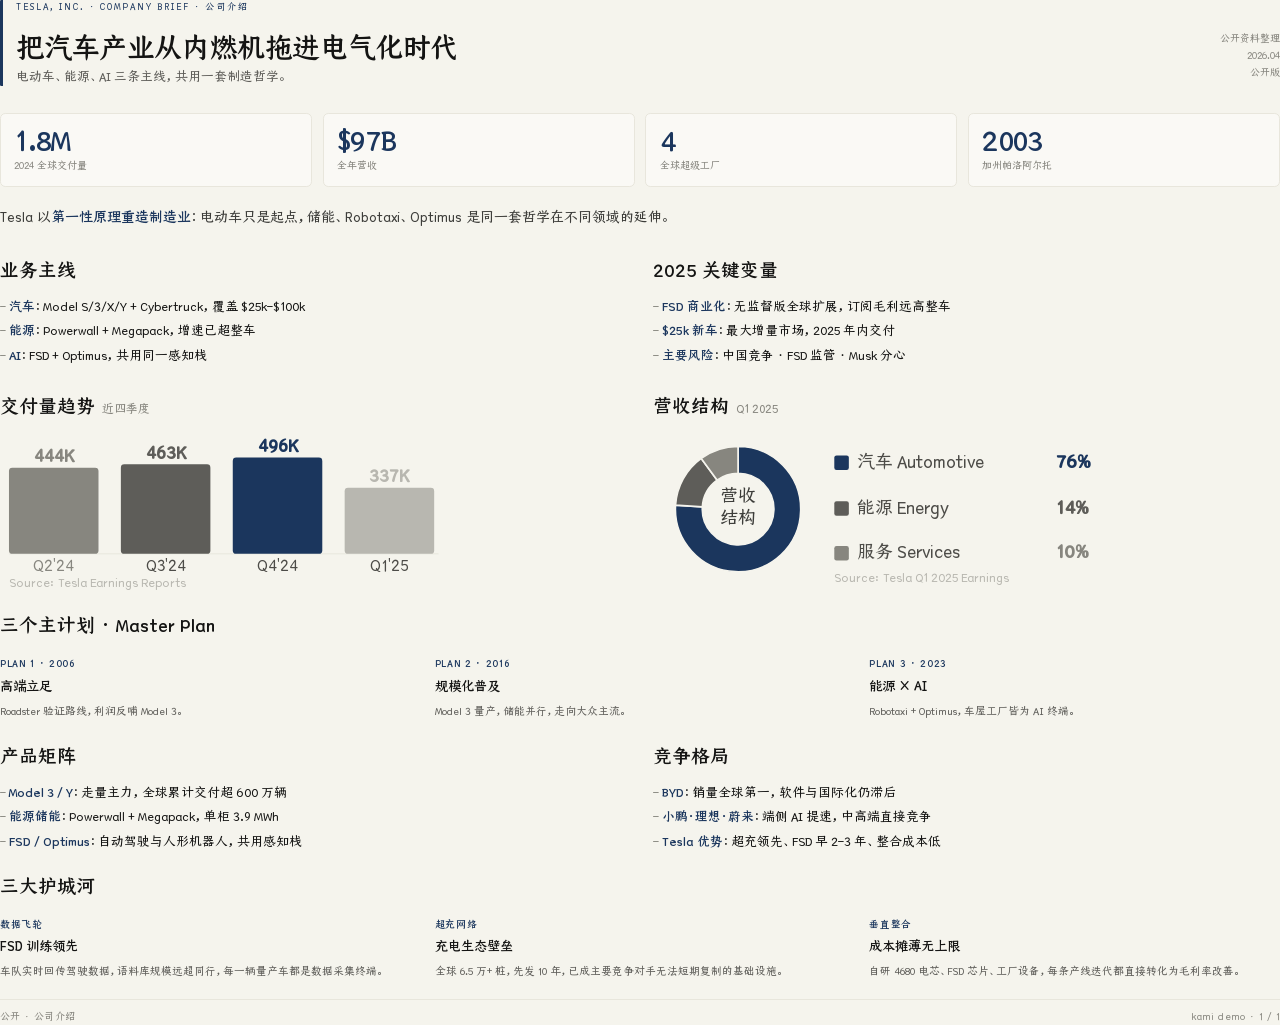
<file: .config/shared/pi/agent/skills/kami/assets/demos/demo-tesla.html>
<!DOCTYPE html>
<html lang="zh-CN">
<head>
<meta charset="UTF-8">
<meta name="author" content="Kami">
<meta name="description" content="Tesla, Inc. 公司介绍 · 电动车、能源、AI 三条主线">
<meta name="keywords" content="Tesla, EV, 电动车, 公司介绍, one-pager">
<meta name="generator" content="Kami · tw93/kami">
<title>Tesla, Inc. · 公司介绍</title>
<style>
  @font-face {
    font-family: "TsangerJinKai02";
    src: url("../fonts/TsangerJinKai02-W04.ttf") format("truetype"),
       url("https://cdn.jsdelivr.net/gh/tw93/Kami@main/assets/fonts/TsangerJinKai02-W04.ttf") format("truetype");
    font-weight: 400;
    font-style: normal;
  }
  @font-face {
    font-family: "TsangerJinKai02";
    src: url("../fonts/TsangerJinKai02-W05.ttf") format("truetype"),
       url("https://cdn.jsdelivr.net/gh/tw93/Kami@main/assets/fonts/TsangerJinKai02-W05.ttf") format("truetype");
    font-weight: 500;
    font-style: normal;
  }

  @page {
    size: A4;
    margin: 15mm 16mm 15mm 16mm;
    background: #f5f4ed;
  }
  * { box-sizing: border-box; margin: 0; padding: 0; }

  :root {
    --parchment: #f5f4ed;
    --ivory:     #faf9f5;
    --near-black:#141413;
    --dark-warm: #3d3d3a;
    --charcoal:  #4d4c48;
    --olive:     #5e5d59;
    --stone:     #87867f;
    --brand:     #1B365D;
    --brand-dim: #2d4e7a;
    --border:    #e8e6dc;
    --border-md: #d6d3c8;
  }

  html, body {
    background: var(--parchment);
    color: var(--near-black);
    font-family: "TsangerJinKai02", "Source Han Serif SC",
                 "Noto Serif CJK SC", "Songti SC", Georgia, serif;
    font-size: 9.5pt;
    line-height: 1.55;
  }

  /* ── HEADER ── */
  .header {
    border-left: 2.5pt solid var(--brand);
    border-radius: 1pt;
    padding-left: 10pt;
    margin-bottom: 20pt;
  }
  .eyebrow {
    font-size: 7pt;
    color: var(--brand);
    letter-spacing: 1.5pt;
    text-transform: uppercase;
    margin-bottom: 8pt;
  }
  .header-body {
    display: flex;
    align-items: center;
    justify-content: space-between;
    gap: 20pt;
  }
  .title-block { flex: 1; margin-top: 6pt; }
  h1 {
    font-size: 21pt;
    font-weight: 500;
    color: var(--near-black);
    line-height: 1.12;
    letter-spacing: -0.3pt;
    margin-bottom: 3pt;
  }
  .subtitle {
    font-size: 9.5pt;
    color: var(--olive);
    line-height: 1.4;
  }
  .meta {
    font-size: 7.5pt;
    color: var(--stone);
    text-align: right;
    line-height: 1.7;
    white-space: nowrap;
    flex-shrink: 0;
  }

  /* ── METRICS ── */
  .metrics {
    display: flex;
    gap: 8pt;
    margin-bottom: 15pt;
  }
  .metric {
    flex: 1;
    background: var(--ivory);
    border: 0.5pt solid var(--border);
    border-radius: 4pt;
    padding: 9pt 10pt 10pt 10pt;
    break-inside: avoid;
  }
  .metric-value {
    font-size: 22pt;
    font-weight: 500;
    color: var(--brand);
    line-height: 1;
    letter-spacing: -0.5pt;
    margin-bottom: 3pt;
  }
  .metric-label {
    font-size: 7.5pt;
    color: var(--stone);
    line-height: 1.3;
  }

  /* ── LEAD ── */
  .lead {
    font-size: 10.5pt;
    line-height: 1.55;
    color: var(--dark-warm);
    margin-bottom: 18pt;
  }
  .hl { color: var(--brand); font-weight: 500; }

  /* ── SECTION HEADING ── */
  section { margin-bottom: 0; break-inside: avoid; }

  h2 {
    font-size: 14pt;
    font-weight: 500;
    color: var(--near-black);
    line-height: 1.25;
    margin-top: 5pt;
    margin-bottom: 11pt;
    display: block;
  }
  h2 .sub {
    font-size: 9pt;
    color: var(--stone);
    font-weight: 400;
    letter-spacing: 0;
    margin-left: 5pt;
  }

  p { margin-bottom: 5pt; line-height: 1.55; }
  p:last-child { margin-bottom: 0; }

  /* ── 2-col ── */
  .two-col {
    display: grid;
    grid-template-columns: 1fr 1fr;
    gap: 20pt;
  }
  .two-col-wide {
    display: grid;
    grid-template-columns: 55fr 45fr;
    gap: 20pt;
  }

  /* ── dash list ── */
  ul.dash {
    list-style: none;
    margin: 0;
    padding: 0;
  }
  ul.dash li {
    margin-bottom: 4pt;
    line-height: 1.5;
    padding-left: 11pt;
    text-indent: -11pt;
  }
  ul.dash li::before {
    content: '–\00a0';
    color: var(--stone);
  }

  /* ── Timeline ── */
  .tl-wrap {
    padding-top: 3pt;
    display: flex;
    gap: 0;
  }
  .tl-step {
    flex: 1;
    padding-right: 18pt;
    break-inside: avoid;
  }
  .tl-step:last-child { padding-right: 0; }
  .tl-plan {
    font-size: 7.5pt;
    font-weight: 500;
    color: var(--brand);
    letter-spacing: 0.5pt;
    text-transform: uppercase;
    margin-bottom: 4pt;
  }
  .tl-head {
    font-size: 10pt;
    font-weight: 500;
    color: var(--near-black);
    margin-bottom: 4pt;
  }
  .tl-body {
    font-size: 8pt;
    color: var(--olive);
    line-height: 1.6;
  }

  /* ── CHART ── */
  figure.chart { margin: 4pt 0; break-inside: avoid; }

  /* ── FOOTER ── */
  .footer {
    margin-top: 14pt;
    padding-top: 7pt;
    border-top: 0.4pt solid var(--border);
    font-size: 7.5pt;
    color: var(--stone);
    display: flex;
    justify-content: space-between;
    letter-spacing: 0.3pt;
  }
</style>
</head>
<body>

<!-- HEADER -->
<div class="header">
  <div class="eyebrow">Tesla, Inc. · Company Brief · 公司介绍</div>
  <div class="header-body">
    <div class="title-block">
      <h1>把汽车产业从内燃机拖进电气化时代</h1>
      <div class="subtitle">电动车、能源、AI 三条主线，共用一套制造哲学。</div>
    </div>
    <div class="meta">
      公开资料整理<br>
      2026.04<br>
      公开版
    </div>
  </div>
</div>

<!-- METRICS -->
<div class="metrics">
  <div class="metric">
    <div class="metric-value">1.8M</div>
    <div class="metric-label">2024 全球交付量</div>
  </div>
  <div class="metric">
    <div class="metric-value">$97B</div>
    <div class="metric-label">全年营收</div>
  </div>
  <div class="metric">
    <div class="metric-value">4</div>
    <div class="metric-label">全球超级工厂</div>
  </div>
  <div class="metric">
    <div class="metric-value">2003</div>
    <div class="metric-label">加州帕洛阿尔托</div>
  </div>
</div>

<!-- LEAD -->
<p class="lead">Tesla 以<span class="hl">第一性原理重造制造业</span>：电动车只是起点，储能、Robotaxi、Optimus 是同一套哲学在不同领域的延伸。</p>

<!-- 业务主线 + 关键变量 -->
<div class="two-col">
  <section>
    <h2>业务主线</h2>
    <ul class="dash">
      <li><span class="hl">汽车</span>：Model S/3/X/Y + Cybertruck，覆盖 $25k–$100k</li>
      <li><span class="hl">能源</span>：Powerwall + Megapack，增速已超整车</li>
      <li><span class="hl">AI</span>：FSD + Optimus，共用同一感知栈</li>
    </ul>
  </section>
  <section>
    <h2>2025 关键变量</h2>
    <ul class="dash">
      <li><span class="hl">FSD 商业化</span>：无监督版全球扩展，订阅毛利远高整车</li>
      <li><span class="hl">$25k 新车</span>：最大增量市场，2025 年内交付</li>
      <li><span class="hl">主要风险</span>：中国竞争 · FSD 监管 · Musk 分心</li>
    </ul>
  </section>
</div>

<!-- 数据图表: 交付量趋势 + 营收结构 -->
<div class="two-col" style="margin-top: 14pt;">
  <section>
    <h2>交付量趋势<span class="sub">近四季度</span></h2>
    <figure class="chart">
      <svg viewBox="0 0 560 140" width="100%" style="display:block;" xmlns="http://www.w3.org/2000/svg">
        <!-- Baseline -->
        <line x1="8" y1="108" x2="392" y2="108" stroke="#e8e6dc" stroke-width="0.8"/>
        <!-- Q2 2024: 444K -->
        <rect x="8" y="31" width="80" height="77" rx="3" fill="#87867f"/>
        <text x="48" y="26" text-anchor="middle" font-size="16" font-weight="bold" font-family="'TsangerJinKai02','Source Han Serif SC','Noto Serif CJK SC','Songti SC',Georgia,serif" fill="#87867f">444K</text>
        <text x="48" y="123" text-anchor="middle" font-size="14" font-family="'TsangerJinKai02','Source Han Serif SC','Noto Serif CJK SC','Songti SC',Georgia,serif" fill="#87867f">Q2'24</text>
        <!-- Q3 2024: 463K -->
        <rect x="108" y="28" width="80" height="80" rx="3" fill="#5e5d59"/>
        <text x="148" y="23" text-anchor="middle" font-size="16" font-weight="bold" font-family="'TsangerJinKai02','Source Han Serif SC','Noto Serif CJK SC','Songti SC',Georgia,serif" fill="#5e5d59">463K</text>
        <text x="148" y="123" text-anchor="middle" font-size="14" font-family="'TsangerJinKai02','Source Han Serif SC','Noto Serif CJK SC','Songti SC',Georgia,serif" fill="#4d4c48">Q3'24</text>
        <!-- Q4 2024: 496K (peak) -->
        <rect x="208" y="22" width="80" height="86" rx="3" fill="#1B365D"/>
        <text x="248" y="17" text-anchor="middle" font-size="16" font-weight="bold" font-family="'TsangerJinKai02','Source Han Serif SC','Noto Serif CJK SC','Songti SC',Georgia,serif" fill="#1B365D">496K</text>
        <text x="248" y="123" text-anchor="middle" font-size="14" font-family="'TsangerJinKai02','Source Han Serif SC','Noto Serif CJK SC','Songti SC',Georgia,serif" fill="#4d4c48">Q4'24</text>
        <!-- Q1 2025: 337K (decline) -->
        <rect x="308" y="49" width="80" height="59" rx="3" fill="#b8b7b0"/>
        <text x="348" y="44" text-anchor="middle" font-size="16" font-weight="bold" font-family="'TsangerJinKai02','Source Han Serif SC','Noto Serif CJK SC','Songti SC',Georgia,serif" fill="#b8b7b0">337K</text>
        <text x="348" y="123" text-anchor="middle" font-size="14" font-family="'TsangerJinKai02','Source Han Serif SC','Noto Serif CJK SC','Songti SC',Georgia,serif" fill="#4d4c48">Q1'25</text>
        <!-- Source -->
        <text x="8" y="138" font-size="11" font-family="'TsangerJinKai02','Source Han Serif SC','Noto Serif CJK SC','Songti SC',Georgia,serif" fill="#b8b7b0">Source: Tesla Earnings Reports</text>
      </svg>
    </figure>
  </section>
  <section>
    <h2>营收结构<span class="sub">Q1 2025</span></h2>
    <figure class="chart">
      <svg viewBox="0 0 560 140" width="100%" style="display:block;" xmlns="http://www.w3.org/2000/svg">
        <!-- Automotive 76%: -90° → 183.6° (large-arc=1) -->
        <path d="M 76,12 A 56,56 0 1,1 20.1,64.5 L 44.1,66 A 32,32 0 1,0 76,36 Z" fill="#1B365D" stroke="#f5f4ed" stroke-width="1.5"/>
        <!-- Energy 14%: 183.6° → 234° -->
        <path d="M 20.1,64.5 A 56,56 0 0,1 43.1,22.7 L 57.2,42.1 A 32,32 0 0,0 44.1,66 Z" fill="#5e5d59" stroke="#f5f4ed" stroke-width="1.5"/>
        <!-- Services 10%: 234° → 270° -->
        <path d="M 43.1,22.7 A 56,56 0 0,1 76,12 L 76,36 A 32,32 0 0,0 57.2,42.1 Z" fill="#87867f" stroke="#f5f4ed" stroke-width="1.5"/>
        <!-- Center label -->
        <text x="76" y="62" text-anchor="middle" font-size="16" font-family="'TsangerJinKai02','Source Han Serif SC','Noto Serif CJK SC','Songti SC',Georgia,serif" fill="#3d3d3a">营收</text>
        <text x="76" y="81" text-anchor="middle" font-size="16" font-family="'TsangerJinKai02','Source Han Serif SC','Noto Serif CJK SC','Songti SC',Georgia,serif" fill="#3d3d3a">结构</text>
        <!-- Legend: Automotive -->
        <rect x="162" y="20" width="13" height="13" rx="2" fill="#1B365D"/>
        <text x="182" y="31" font-size="16" font-family="'TsangerJinKai02','Source Han Serif SC','Noto Serif CJK SC','Songti SC',Georgia,serif" fill="#4d4c48">汽车 Automotive</text>
        <text x="360" y="31" font-size="17" font-weight="bold" font-family="'TsangerJinKai02','Source Han Serif SC','Noto Serif CJK SC','Songti SC',Georgia,serif" fill="#1B365D">76%</text>
        <!-- Legend: Energy -->
        <rect x="162" y="61" width="13" height="13" rx="2" fill="#5e5d59"/>
        <text x="182" y="72" font-size="16" font-family="'TsangerJinKai02','Source Han Serif SC','Noto Serif CJK SC','Songti SC',Georgia,serif" fill="#4d4c48">能源 Energy</text>
        <text x="360" y="72" font-size="17" font-weight="bold" font-family="'TsangerJinKai02','Source Han Serif SC','Noto Serif CJK SC','Songti SC',Georgia,serif" fill="#5e5d59">14%</text>
        <!-- Legend: Services -->
        <rect x="162" y="101" width="13" height="13" rx="2" fill="#87867f"/>
        <text x="182" y="112" font-size="16" font-family="'TsangerJinKai02','Source Han Serif SC','Noto Serif CJK SC','Songti SC',Georgia,serif" fill="#4d4c48">服务 Services</text>
        <text x="360" y="112" font-size="17" font-weight="bold" font-family="'TsangerJinKai02','Source Han Serif SC','Noto Serif CJK SC','Songti SC',Georgia,serif" fill="#87867f">10%</text>
        <!-- Source -->
        <text x="162" y="133" font-size="11" font-family="'TsangerJinKai02','Source Han Serif SC','Noto Serif CJK SC','Songti SC',Georgia,serif" fill="#b8b7b0">Source: Tesla Q1 2025 Earnings</text>
      </svg>
    </figure>
  </section>
</div>

<!-- Timeline -->
<section style="margin-top: 14pt;">
  <h2>三个主计划 · Master Plan</h2>
  <div class="tl-wrap">
    <div class="tl-step">
      <div class="tl-plan">Plan 1 · 2006</div>
      <div class="tl-head">高端立足</div>
      <div class="tl-body">Roadster 验证路线，利润反哺 Model 3。</div>
    </div>
    <div class="tl-step">
      <div class="tl-plan">Plan 2 · 2016</div>
      <div class="tl-head">规模化普及</div>
      <div class="tl-body">Model 3 量产，储能并行，走向大众主流。</div>
    </div>
    <div class="tl-step">
      <div class="tl-plan">Plan 3 · 2023</div>
      <div class="tl-head">能源 × AI</div>
      <div class="tl-body">Robotaxi + Optimus，车屋工厂皆为 AI 终端。</div>
    </div>
  </div>
</section>

<!-- 产品矩阵 + 竞争格局 -->
<div class="two-col" style="margin-top: 14pt;">
  <section>
    <h2>产品矩阵</h2>
    <ul class="dash">
      <li><span class="hl">Model 3 / Y</span>：走量主力，全球累计交付超 600 万辆</li>
      <li><span class="hl">能源储能</span>：Powerwall + Megapack，单柜 3.9 MWh</li>
      <li><span class="hl">FSD / Optimus</span>：自动驾驶与人形机器人，共用感知栈</li>
    </ul>
  </section>
  <section>
    <h2>竞争格局</h2>
    <ul class="dash">
      <li><span class="hl">BYD</span>：销量全球第一，软件与国际化仍滞后</li>
      <li><span class="hl">小鹏·理想·蔚来</span>：端侧 AI 提速，中高端直接竞争</li>
      <li><span class="hl">Tesla 优势</span>：超充领先、FSD 早 2–3 年、整合成本低</li>
    </ul>
  </section>
</div>

<!-- 三大护城河 -->
<section style="margin-top: 14pt;">
  <h2>三大护城河</h2>
  <div class="tl-wrap">
    <div class="tl-step">
      <div class="tl-plan">数据飞轮</div>
      <div class="tl-head">FSD 训练领先</div>
      <div class="tl-body">车队实时回传驾驶数据，语料库规模远超同行，每一辆量产车都是数据采集终端。</div>
    </div>
    <div class="tl-step">
      <div class="tl-plan">超充网络</div>
      <div class="tl-head">充电生态壁垒</div>
      <div class="tl-body">全球 6.5 万+ 桩，先发 10 年，已成主要竞争对手无法短期复制的基础设施。</div>
    </div>
    <div class="tl-step">
      <div class="tl-plan">垂直整合</div>
      <div class="tl-head">成本摊薄无上限</div>
      <div class="tl-body">自研 4680 电芯、FSD 芯片、工厂设备，每条产线迭代都直接转化为毛利率改善。</div>
    </div>
  </div>
</section>

<!-- FOOTER -->
<div class="footer">
  <span>公开 · 公司介绍</span>
  <span>kami demo · 1 / 1</span>
</div>

</body>
</html>
</file>
<file: .config/shared/pi/agent/skills/kami/styles.css>
@font-face {
    font-family: "Newsreader";
    src: url("assets/fonts/Newsreader.woff2") format("woff2");
    font-weight: 400 500;
    font-style: normal;
    font-display: swap;
  }
@font-face {
    font-family: "Inter";
    src: url("assets/fonts/Inter.woff2") format("woff2");
    font-weight: 400;
    font-style: normal;
    font-display: swap;
  }
  @font-face {
    font-family: "Inter";
    src: url("assets/fonts/Inter-500.woff2") format("woff2");
    font-weight: 500;
    font-style: normal;
    font-display: swap;
  }
  @font-face {
    font-family: "Inter";
    src: url("assets/fonts/Inter-600.woff2") format("woff2");
    font-weight: 600;
    font-style: normal;
    font-display: swap;
  }
  @font-face {
    font-family: "JetBrains Mono";
    src: url("assets/fonts/JetBrainsMono.woff2") format("woff2");
    font-weight: 400 500;
    font-style: normal;
    font-display: swap;
  }
  @font-face {
    font-family: "TsangerJinKai02";
    src: url("assets/fonts/TsangerJinKai02-W04.ttf") format("truetype");
    font-weight: 500;
    font-display: swap;
  }
  

  :root {
    --parchment:    #f5f4ed;
    --ivory:        #faf9f5;
    --warm-sand:    #e8e6dc;
    --dark-surface: #30302e;
    --deep-dark:    #141413;

    --brand:        #1B365D;
    --brand-light:  #2D5A8A;

    --near-black:   #141413;
    --dark-warm:    #3d3d3a;
    --charcoal:     #4d4c48;
    --olive:        #5e5d59;
    --stone:        #87867f;
    --warm-silver:  #b0aea5;

    --border-cream: #e8e5da;
    --border-warm:  #e0ddd2;
    --border-soft:  #e5e3d8;
    --border-dark:  #30302e;

    --ring-warm:    #d1cfc5;
    --ring-deep:    #c2c0b6;

    /* Slide-scale spacing */
    --slide-pad:    80px;

    --serif: "TsangerJinKai02", "Newsreader", "Source Han Serif SC", "Noto Serif CJK SC", "Songti SC", Georgia, serif;
    --sans: "Inter", "TsangerJinKai02", -apple-system, BlinkMacSystemFont, "Source Han Sans SC", "Noto Sans CJK SC", "PingFang SC", "Microsoft YaHei", Arial, sans-serif;
    --mono: "JetBrains Mono", "Fira Code", "SF Mono", Consolas, Monaco, monospace;
  }

  /* Language switcher */
  .lang-switch {
    position: fixed;
    top: 24px;
    right: 32px;
    transition: opacity 0.3s, transform 0.3s;
    display: flex;
    gap: 0;
    z-index: 100;
    font-family: var(--sans);
    font-size: 12px;
    font-weight: 500;
  }
  .lang-switch a {
    display: block;
    padding: 5px 10px;
    text-decoration: none;
    color: var(--olive);
    border: 1px solid var(--border-soft);
    cursor: pointer;
    background: var(--ivory);
    transition: background 0.15s, color 0.15s;
  }
  .lang-switch a:first-child { border-radius: 4px 0 0 4px; }
  .lang-switch a:last-child { border-radius: 0 4px 4px 0; border-left: none; }
  .lang-switch a.active {
    background: var(--brand);
    color: var(--ivory);
    border-color: var(--brand);
  }
  .lang-switch a:hover:not(.active) {
    background: var(--warm-sand);
    color: var(--near-black);
  }
  .lang-switch.hidden {
    opacity: 0;
    transform: translateY(-12px);
    pointer-events: none;
  }

  /* Page transition */
  @keyframes fadeIn {
    from { opacity: 0; transform: translateY(6px); }
    to { opacity: 1; transform: translateY(0); }
  }

  * { box-sizing: border-box; }
  html, body { margin: 0; padding: 0; }

  /* Print rules: keep warm background, avoid harsh page breaks */
  @page { size: A4; margin: 14mm 16mm; background: #f5f4ed; }
  @media print {
    body { background: #f5f4ed; -webkit-print-color-adjust: exact; print-color-adjust: exact; }
    .page { padding: 0 !important; max-width: 100% !important; }
    section { page-break-inside: auto; margin-bottom: 36px; }
    .hero, .section-head, .family, .comp, .shadow-demo, .tint, .swatch, .radius, blockquote, pre, tr, .anti > div { break-inside: avoid; page-break-inside: avoid; }
    .hero h1 { font-size: 68px; }
    h2.section-title { font-size: 26px; }
    .comp-grid, .swatches, .tint-strip, .family-grid, .shadow-row, .anti { break-inside: auto; }
  }
  body {
    background: var(--parchment);
    color: var(--near-black);
    font-family: var(--sans);
    font-size: 14px;
    line-height: 1.55;
    letter-spacing: 0.4px;
    -webkit-font-smoothing: antialiased;
    -moz-osx-font-smoothing: grayscale;
  }
  html[lang="en"] body { letter-spacing: 0; }
  html[lang="en"] .section-title { letter-spacing: -0.3px; }

  .page {
    max-width: 1120px;
    margin: 0 auto;
    padding: 88px 64px 120px;
    animation: fadeIn 0.4s ease-out;
  }

  /* ---------- Hero ---------- */
  .hero {
    padding-bottom: 40px;
    border-bottom: 1px solid var(--border-warm);
    margin-bottom: 48px;
  }
  .hero-tokens {
    display: flex;
    gap: 20px;
    flex-wrap: wrap;
    margin-top: 18px;
  }
  .hero-tokens span {
    display: flex;
    gap: 6px;
    font-size: 13px;
    color: var(--stone);
    font-variant-numeric: tabular-nums;
  }
  .hero-tokens b {
    color: var(--charcoal);
    font-weight: 500;
  }
  .eyebrow {
    display: flex;
    justify-content: flex-start;
    align-items: center;
    gap: 8px;
    font-family: var(--sans);
    font-size: 12px;
    font-weight: 600;
    letter-spacing: 1.2px;
    text-transform: uppercase;
    color: var(--stone);
    margin: 0 0 18px;
  }
  .hero-links {
    display: flex;
    gap: 10px;
    align-items: center;
  }
  .hero-links a {
    color: var(--stone);
    display: flex;
    align-items: center;
    transition: color 0.15s;
  }
  .hero-links a:hover {
    color: var(--charcoal);
  }
  .hero h1 {
    font-family: var(--serif);
    font-weight: 500;
    font-size: 92px;
    line-height: 1.05;
    letter-spacing: -1px;
    margin: 0 0 14px;
    color: var(--near-black);
  }
  .hero h1 .cn {
    display: inline-block;
    margin-left: 16px;
    color: var(--brand);
  }
  .hero .tagline {
    font-family: var(--serif);
    font-weight: 500;
    font-size: 21px;
    line-height: 1.35;
    color: var(--olive);
    margin: 0;
  }

  /* ---------- Section ---------- */
  section { margin-bottom: 72px; }
  .section-head { margin-bottom: 24px; }
  .section-num {
    font-family: var(--serif);
    font-weight: 500;
    font-size: 14px;
    color: var(--brand);
    letter-spacing: 0.4px;
    margin: 0 0 6px;
  }
  .section-title {
    font-family: var(--serif);
    font-weight: 500;
    font-size: 32px;
    line-height: 1.2;
    color: var(--near-black);
    margin: 0;
    display: block;
    letter-spacing: 0.4px;
  }
  .section-lede {
    font-family: var(--serif);
    font-weight: 500;
    font-size: 16px;
    line-height: 1.55;
    color: var(--olive);
    margin: 14px 0 0;
  }

  /* ---------- Manifesto ---------- */
  .manifesto {
    font-family: var(--serif);
    font-size: 20px;
    line-height: 1.5;
    color: var(--near-black);
    margin: 0 0 28px;
    font-weight: 500;
  }
  .manifesto em {
    color: var(--brand);
    font-style: normal;
  }

  .rules {
    list-style: none;
    margin: 0;
    padding: 0;
    display: grid;
    grid-template-columns: repeat(2, 1fr);
    gap: 0;
    border-top: 1px solid var(--border-soft);
  }
  .rules li {
    display: grid;
    grid-template-columns: 32px 1fr;
    gap: 4px;
    padding: 18px 24px 18px 0;
    border-bottom: 1px solid var(--border-soft);
    align-items: start;
  }
  .rules li:nth-child(odd) { padding-right: 32px; border-right: 1px solid var(--border-soft); padding-left: 0; }
  .rules li:nth-child(even) { padding-left: 32px; }
  .rules .n {
    font-family: var(--serif);
    font-weight: 500;
    font-size: 20px;
    color: var(--brand);
    line-height: 1;
    padding-top: 0;
  }
  .rules p {
    margin: 0;
    font-size: 14px;
    line-height: 1.5;
    color: var(--charcoal);
  }
  .rules code {
    font-family: var(--mono);
    font-size: 12px;
    color: var(--brand);
    background: #EEF2F7;
    padding: 1px 5px;
    border-radius: 2px;
  }

  /* ---------- Color ---------- */
  .swatches {
    display: grid;
    grid-template-columns: repeat(4, 1fr);
    gap: 14px;
    margin-bottom: 28px;
  }
  .swatch {
    border: 1px solid var(--border-cream);
    border-radius: 8px;
    background: var(--ivory);
    overflow: hidden;
    transition: box-shadow 0.2s;
  }
  .swatch:hover {
    box-shadow: 0 4px 24px rgba(0,0,0,0.05);
  }
  .swatch .chip {
    height: 96px;
    border-bottom: 1px solid var(--border-cream);
  }
  .swatch .info {
    padding: 12px 14px 14px;
  }
  .swatch .name {
    font-family: var(--serif);
    font-weight: 500;
    font-size: 15px;
    color: var(--near-black);
    margin: 0;
    line-height: 1.25;
  }
  .swatch .role {
    font-size: 12px;
    color: var(--olive);
    margin: 3px 0 6px;
    line-height: 1.4;
  }
  .swatch .hex {
    font-family: var(--mono);
    font-size: 12px;
    color: var(--stone);
    letter-spacing: 0.4px;
  }
  .swatch.brand .name { color: var(--brand); }
  .swatch.dark .chip { border-bottom-color: var(--deep-dark); }

  .subhead {
    font-family: var(--serif);
    font-weight: 500;
    font-size: 18px;
    color: var(--dark-warm);
    margin: 40px 0 14px;
  }

  /* tag tint table */
  .tint-strip {
    display: grid;
    grid-template-columns: repeat(5, 1fr);
    gap: 12px;
    background: var(--parchment);
  }
  .tint {
    border: 1px solid var(--border-cream);
    border-radius: 8px;
    background: var(--ivory);
    padding: 18px 16px 14px;
  }
  .tint .sample {
    display: inline-block;
    font-size: 12px;
    font-weight: 500;
    color: var(--brand);
    padding: 2px 8px;
    border-radius: 3px;
    letter-spacing: 0.4px;
    margin-left: -1px;
    margin-bottom: 10px;
  }
  .tint .opacity {
    font-family: var(--serif);
    font-size: 14px;
    color: var(--olive);
    margin: 0 0 2px;
  }
  .tint .hex {
    font-family: var(--mono);
    font-size: 12px;
    color: var(--stone);
  }
  .tint.default { outline: 1.5px solid var(--brand); outline-offset: -1.5px; }
  .tint.default .opacity { color: var(--brand); }
  .tint .flag {
    font-size: 12px;
    font-weight: 600;
    letter-spacing: 0.8px;
    color: var(--brand);
    margin-bottom: 8px;
    text-transform: uppercase;
    display: block;
    height: 11px;
  }

  /* ---------- Type ---------- */
  .type-grid {
    display: grid;
    grid-template-columns: 180px 1fr 160px;
    column-gap: 40px;
    row-gap: 0;
    border-top: 1px solid var(--border-soft);
  }
  .type-row {
    display: contents;
  }
  .type-row > * {
    padding: 22px 0;
    border-bottom: 1px solid var(--border-soft);
    align-self: stretch;
  }
  .type-label {
    font-family: var(--serif);
    font-size: 13px;
    font-weight: 500;
    letter-spacing: 0;
    color: var(--stone);
    padding-top: 22px;
  }
  .type-specs {
    font-family: var(--mono);
    font-size: 12px;
    color: var(--olive);
    line-height: 1.6;
    text-align: right;
    padding-top: 22px;
  }
  .type-specs b { color: var(--charcoal); font-weight: 500; }
  .type-sample.display {
    font-family: var(--serif); font-weight: 500;
    font-size: 48px; line-height: 1.1; color: var(--near-black);
    letter-spacing: -0.5px;
  }
  .type-sample.h1 {
    font-family: var(--serif); font-weight: 500;
    font-size: 30px; line-height: 1.2; color: var(--near-black);
  }
  .type-sample.h2 {
    font-family: var(--serif); font-weight: 500;
    font-size: 22px; line-height: 1.25; color: var(--near-black);
  }
  .type-sample.h3 {
    font-family: var(--serif); font-weight: 500;
    font-size: 17px; line-height: 1.3; color: var(--near-black);
  }
  .type-sample.lede {
    font-family: var(--serif); font-weight: 500;
    font-size: 15px; line-height: 1.55; color: var(--near-black);
    max-width: 540px;
  }
  .type-sample.body {
    font-family: var(--serif); font-weight: 500;
    font-size: 14px; line-height: 1.55; color: var(--charcoal);
    max-width: 540px;
  }
  .type-sample.dense {
    font-family: var(--serif); font-weight: 500;
    font-size: 14px; line-height: 1.4; color: var(--charcoal);
    max-width: 540px;
  }
  .type-sample.caption {
    font-family: var(--serif); font-weight: 500;
    font-size: 12px; line-height: 1.45; color: var(--olive);
  }
  .type-sample.label {
    font-family: var(--serif); font-weight: 500;
    font-size: 12px; line-height: 1.35; color: var(--brand);
    letter-spacing: 0.4px;
    text-transform: uppercase;
  }

  /* family cards */
  .family-grid {
    display: grid;
    grid-template-columns: repeat(3, 1fr);
    gap: 16px;
    margin-top: 24px;
  }
  .family {
    background: var(--ivory);
    border: 1px solid var(--border-cream);
    border-radius: 12px;
    padding: 28px 24px 22px;
    transition: box-shadow 0.2s;
  }
  .family:hover {
    box-shadow: 0 4px 24px rgba(0,0,0,0.05);
  }
  .family .glyph {
    font-weight: 500;
    font-size: 80px;
    line-height: 1;
    color: var(--near-black);
    margin: 0 0 18px;
    letter-spacing: -1px;
    height: 80px;
    display: flex;
    align-items: center;
  }
  .family.serif .glyph { font-family: var(--serif); }
  .family.sans .glyph { font-family: var(--sans); }
  .family.mono .glyph { font-family: var(--mono); font-weight: 500; font-size: 64px; }
  .family .role {
    font-family: var(--serif);
    font-weight: 500;
    font-size: 18px;
    color: var(--near-black);
    margin: 0 0 4px;
  }
  .family .name {
    font-size: 12px;
    color: var(--olive);
    font-family: var(--mono);
    margin: 0 0 12px;
  }
  .family .use {
    font-size: 12px;
    color: var(--charcoal);
    line-height: 1.55;
    margin: 0;
  }

  /* ---------- Spacing ---------- */
  .space-table {
    width: 100%;
    border-collapse: collapse;
  }
  .space-table th, .space-table td {
    text-align: left;
    padding: 14px 16px 14px 0;
    border-bottom: 1px solid var(--border-soft);
    font-size: 14px;
    color: var(--charcoal);
    vertical-align: middle;
  }
  .space-table th {
    font-family: var(--serif);
    font-size: 13px;
    font-weight: 500;
    letter-spacing: 0;
    color: var(--stone);
    padding-top: 0;
  }
  .space-table td.name {
    font-family: var(--serif);
    font-weight: 500;
    font-size: 15px;
    color: var(--near-black);
    width: 120px;
  }
  .space-table td.val { font-family: var(--mono); font-size: 12px; color: var(--olive); width: 130px; }
  .space-table td.bar {
    width: 280px;
  }
  .bar span {
    display: block;
    height: 10px;
    background: var(--brand);
    border-radius: 2px;
  }
  .space-table td.use { color: var(--olive); font-size: 12px; }

  /* radius row */
  .radii {
    display: flex;
    gap: 16px;
    flex-wrap: wrap;
    margin-top: 18px;
  }
  .radius {
    text-align: center;
    flex: 0 0 auto;
  }
  .radius .box {
    width: 72px;
    height: 72px;
    background: var(--ivory);
    border: 1px solid var(--border-cream);
    margin-bottom: 8px;
  }
  .radius .r { font-family: var(--mono); font-size: 12px; color: var(--charcoal); }
  .radius .r b { color: var(--brand); font-weight: 500; }
  .radius .label { font-size: 12px; color: var(--olive); margin-top: 2px; }

  /* ---------- Components ---------- */
  .comp-grid {
    display: grid;
    grid-template-columns: repeat(2, 1fr);
    gap: 24px;
    align-items: stretch;
  }
  .comp {
    background: var(--ivory);
    border: 1px solid var(--border-cream);
    border-radius: 12px;
    padding: 28px 28px 24px;
    transition: box-shadow 0.2s;
    display: flex;
    flex-direction: column;
    min-width: 0;
  }
  .comp:hover {
    box-shadow: 0 4px 24px rgba(0,0,0,0.05);
  }
  .comp h4 {
    font-family: var(--serif);
    font-weight: 500;
    font-size: 16px;
    color: var(--near-black);
    margin: 0 0 4px;
  }
  .comp .hint {
    font-size: 12px;
    color: var(--stone);
    font-family: var(--mono);
    margin: 0 0 20px;
  }
  .comp .demo { margin-bottom: 4px; flex: 1; }

  /* Buttons */
  .btn {
    display: inline-block;
    font-family: var(--sans);
    font-size: 12px;
    font-weight: 500;
    padding: 8px 14px;
    border-radius: 8px;
    cursor: pointer;
    user-select: none;
    letter-spacing: 0.4px;
  }
  .btn-primary {
    background: var(--brand);
    color: var(--ivory);
    box-shadow: 0 0 0 1px var(--brand);
  }
  .btn-secondary {
    background: var(--warm-sand);
    color: var(--charcoal);
    box-shadow: 0 0 0 1px var(--ring-warm);
  }
  .btn-ghost {
    background: transparent;
    color: var(--brand);
    box-shadow: 0 0 0 1px var(--brand);
  }

  /* Tags */
  .tag {
    display: inline-block;
    font-family: var(--sans);
    font-size: 12px;
    font-weight: 500;
    padding: 2px 7px;
    border-radius: 2px;
    color: var(--brand);
    letter-spacing: 0.4px;
  }
  .tag.calm { background: #EEF2F7; }
  .tag.standard { background: #E4ECF5; border-radius: 4px; padding: 2px 8px; }
  .tag.brush {
    background: linear-gradient(to right, #D6E1EE, #E4ECF5 70%, #EEF2F7);
  }

  /* Quote */
  .quote {
    border-left: 2px solid var(--brand);
    padding: 4px 0 4px 14px;
    color: var(--olive);
    font-family: var(--serif);
    font-size: 15px;
    line-height: 1.55;
    margin: 0;
  }

  /* Metrics */
  .metrics {
    display: flex;
    gap: 28px;
  }
  .metric {
    display: flex;
    flex-direction: column;
    gap: 2px;
  }
  .metric-value {
    font-family: var(--serif);
    font-size: 24px;
    font-weight: 500;
    color: var(--brand);
    font-variant-numeric: tabular-nums;
    line-height: 1;
  }
  .metric-label {
    font-size: 12px;
    color: var(--olive);
  }

  /* Section title inline sample: size-led hierarchy, no decoration */
  .sample-section-title {
    font-family: var(--serif);
    font-weight: 500;
    font-size: 20px;
    color: var(--near-black);
    display: block;
  }

  /* Code block */
  .code {
    background: var(--ivory);
    border: 1px solid var(--border-cream);
    border-radius: 6px;
    padding: 12px 14px;
    font-family: var(--mono);
    font-size: 12px;
    line-height: 1.55;
    color: var(--near-black);
    margin: 0;
    white-space: pre;
    overflow-x: auto;
  }
  .code .k { color: var(--brand); }
  .code .c { color: var(--stone); }

  /* List */
  ul.dash {
    list-style: none;
    padding: 0;
    margin: 0;
    font-size: 14px;
    line-height: 1.55;
    color: var(--charcoal);
  }
  ul.dash li { position: relative; padding-left: 14px; }
  ul.dash li::before {
    content: "\2013";
    position: absolute;
    left: 0;
    color: var(--brand);
  }

  /* Shadows demo */
  .shadow-row {
    display: grid;
    grid-template-columns: repeat(3, 1fr);
    gap: 16px;
    margin-top: 8px;
  }
  .shadow-demo {
    background: var(--ivory);
    border-radius: 12px;
    padding: 24px 20px;
    min-height: 110px;
    transition: box-shadow 0.2s;
  }
  .shadow-demo:hover {
    box-shadow: 0 4px 24px rgba(0,0,0,0.05);
  }
  .shadow-demo .t {
    font-family: var(--serif);
    font-weight: 500;
    font-size: 15px;
    color: var(--near-black);
    margin: 0 0 4px;
  }
  .shadow-demo .s {
    font-family: var(--mono);
    font-size: 12px;
    color: var(--olive);
    line-height: 1.5;
  }
  .sd-ring { box-shadow: 0 0 0 1px var(--ring-warm); }
  .sd-whisper { box-shadow: 0 4px 24px rgba(0,0,0,0.05); }
  .sd-alt { background: var(--deep-dark); color: var(--warm-silver); }
  .sd-alt .t { color: var(--ivory); font-family: var(--serif); }
  .sd-alt .s { color: var(--warm-silver); }

  /* Decision table */
  .decision {
    width: 100%;
    border-collapse: collapse;
    font-size: 14px;
  }
  .decision th, .decision td {
    padding: 12px 16px 12px 0;
    border-bottom: 1px solid var(--border-soft);
    text-align: left;
    vertical-align: top;
  }
  .decision th {
    font-size: 12px;
    letter-spacing: 0.8px;
    text-transform: uppercase;
    color: var(--stone);
    font-weight: 600;
    padding-top: 0;
  }
  .decision td.task {
    font-family: var(--serif);
    font-weight: 500;
    font-size: 14px;
    color: var(--near-black);
    width: 38%;
  }
  .decision td.how { color: var(--charcoal); }
  .decision td.how code {
    font-family: var(--mono);
    font-size: 12px;
    background: #EEF2F7;
    color: var(--brand);
    padding: 1px 5px;
    border-radius: 2px;
  }

  /* Demo grid */
  .demo-grid {
    display: grid;
    grid-template-columns: repeat(4, 1fr);
    gap: 20px;
    align-items: start;
  }
  .demo-card a img {
    width: 100%;
    border-radius: 8px;
    border: 1px solid var(--border-cream);
    transition: box-shadow 0.2s;
  }
  .demo-card a img:hover {
    box-shadow: 0 4px 24px rgba(0,0,0,0.05);
  }
  .demo-card .demo-title {
    font-family: var(--sans);
    font-size: 14px;
    font-weight: 500;
    color: var(--near-black);
    margin: 10px 0 0;
  }
  .demo-card .demo-desc {
    font-size: 12px;
    color: var(--olive);
    margin: 2px 0 0;
  }

  /* Chart showcase */
  .chart-showcase {
    display: grid;
    grid-template-columns: repeat(3, 1fr);
    gap: 20px;
    align-items: start;
  }
  .chart-card {
    background: var(--ivory);
    border: 1px solid var(--border-cream);
    border-radius: 12px;
    padding: 16px 16px 12px;
  }
  .chart-card svg {
    width: 100%;
    height: auto;
    display: block;
  }
  .chart-label {
    font-family: var(--sans);
    font-size: 12px;
    font-weight: 600;
    color: var(--brand);
    letter-spacing: 0.3px;
    margin-bottom: 10px;
    text-transform: uppercase;
  }
  .chart-caption {
    font-size: 12px;
    color: var(--olive);
    margin: 8px 0 0;
    line-height: 1.4;
  }

  /* Background text */
  .background-text {
    font-family: var(--serif);
    font-size: 16px;
    line-height: 1.6;
    color: var(--dark-warm);
  }
  .background-text p {
    margin-bottom: 14px;
  }

  /* Brand footer */
  .footer {
    margin-top: 24px;
    padding-top: 40px;
    border-top: 1px solid var(--border-warm);
    display: flex;
    justify-content: space-between;
    align-items: flex-end;
    gap: 40px;
  }
  .footer .mark {
    display: flex;
    gap: 16px;
    align-items: center;
  }
  .footer .mark img { width: 56px; height: 56px; }
  .footer .mark .wm-name {
    font-family: var(--serif);
    font-weight: 500;
    font-size: 28px;
    color: var(--near-black);
    margin: 0;
    line-height: 1;
  }
  .footer .mark .wm-sub {
    font-family: var(--serif);
    font-size: 14px;
    color: var(--olive);
    margin: 4px 0 0;
  }
  .footer .colophon {
    font-size: 12px;
    color: var(--stone);
    line-height: 1.6;
    max-width: 420px;
    text-align: right;
    font-variant-numeric: tabular-nums;
  }
  .footer .colophon b { color: var(--charcoal); font-weight: 500; }

  /* Anti-patterns */
  .anti {
    display: grid;
    grid-template-columns: 1fr 1fr;
    gap: 16px;
    margin-top: 20px;
  }
  .anti > div {
    padding: 18px 20px;
    border-radius: 8px;
    font-size: 14px;
    line-height: 1.55;
  }
  .anti .no {
    background: var(--ivory);
    border: 1px solid var(--border-cream);
  }
  .anti .yes {
    background: var(--ivory);
    border: 1px solid var(--border-cream);
    border-left: 3px solid var(--brand);
  }
  .anti h5 {
    font-family: var(--sans);
    font-size: 12px;
    font-weight: 600;
    letter-spacing: 1.2px;
    text-transform: uppercase;
    margin: 0 0 8px;
    color: var(--stone);
  }
  .anti .yes h5 { color: var(--brand); }
  .anti p {
    margin: 0;
    color: var(--charcoal);
  }
  .anti code {
    font-family: var(--mono);
    font-size: 12px;
    color: var(--brand);
    background: #EEF2F7;
    padding: 1px 4px;
    border-radius: 2px;
  }

@media (max-width: 768px) {
  /* Container + spacing */
  .page { padding: 48px 20px 64px; }
  section { margin-bottom: 48px; }
  .section-head { margin-bottom: 20px; }

  /* Typography scale */
  .hero h1 { font-size: 40px; letter-spacing: -0.5px; margin-bottom: 10px; }
  .hero h1 .cn { margin-left: 8px; }
  .hero .tagline { font-size: 17px; }
  .hero-tokens { gap: 14px; margin-top: 14px; }
  .section-title { font-size: 24px; }
  .manifesto { font-size: 17px; line-height: 1.5; }
  .subhead { font-size: 16px; margin: 28px 0 12px; }

  /* Grids: single column */
  .demo-grid { grid-template-columns: repeat(2, 1fr); gap: 14px; }
  .demo-card { min-width: 0; }
  .demo-card .demo-desc { overflow-wrap: break-word; word-break: break-word; }
  .swatches { grid-template-columns: repeat(2, 1fr) !important; gap: 10px; }
  .tint-strip { grid-template-columns: repeat(3, 1fr); gap: 8px; }
  .rules { grid-template-columns: 1fr; }
  .rules li:nth-child(odd) { padding-right: 0; border-right: none; }
  .rules li:nth-child(even) { padding-left: 0; }
  .type-grid { grid-template-columns: 1fr; row-gap: 0; }
  .type-row { display: block; padding: 16px 0; border-bottom: 1px solid var(--border-soft); }
  .type-row > * { border-bottom: none; padding: 4px 0; }
  .family-grid { grid-template-columns: 1fr; }
  .comp-grid { grid-template-columns: 1fr; }
  .shadow-row { grid-template-columns: 1fr; }
  .anti { grid-template-columns: 1fr; }

  /* Table: hide bar column */
  .space-table td.bar { display: none; }

  /* Type samples */
  .type-sample.display { font-size: 36px; }
  .family .glyph { font-size: 48px; }
  .family .glyph.mono { font-size: 40px; }

  /* Footer */
  .footer { flex-direction: column; align-items: flex-start; gap: 24px; }
  .footer .colophon { text-align: left; max-width: 100%; }
  .footer .mark .wm-name { font-size: 22px; }

  /* Lang switch + eyebrow */
  .lang-switch { top: 16px; right: 16px; }
  .eyebrow { justify-content: flex-start; gap: 8px; }
  .eyebrow-date { display: none; }
  .hero-tokens { display: none; }

  /* Misc */
  .hero { padding-bottom: 32px; margin-bottom: 36px; }
  .comp { padding: 20px 16px 16px; }
  .family { padding: 20px 16px 16px; }
  .radius .box { width: 56px; height: 56px; }
}
</file>
